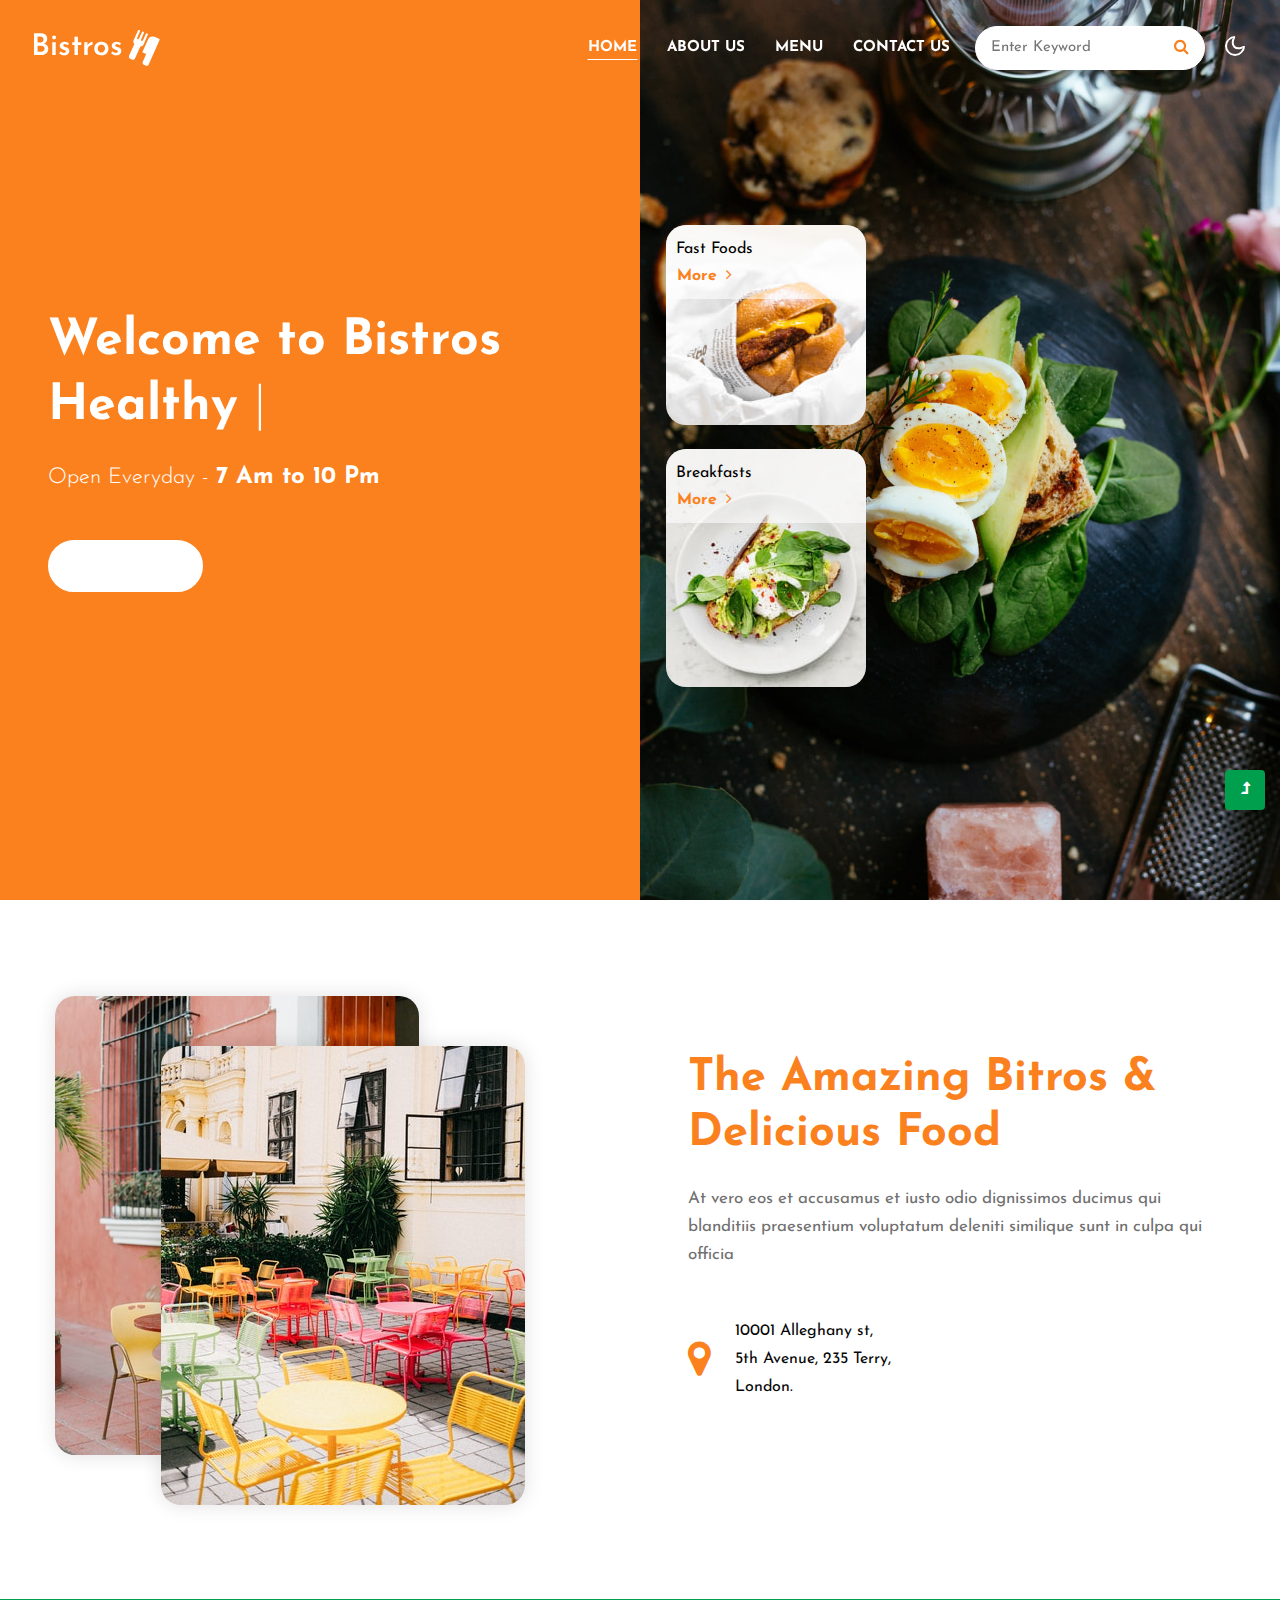
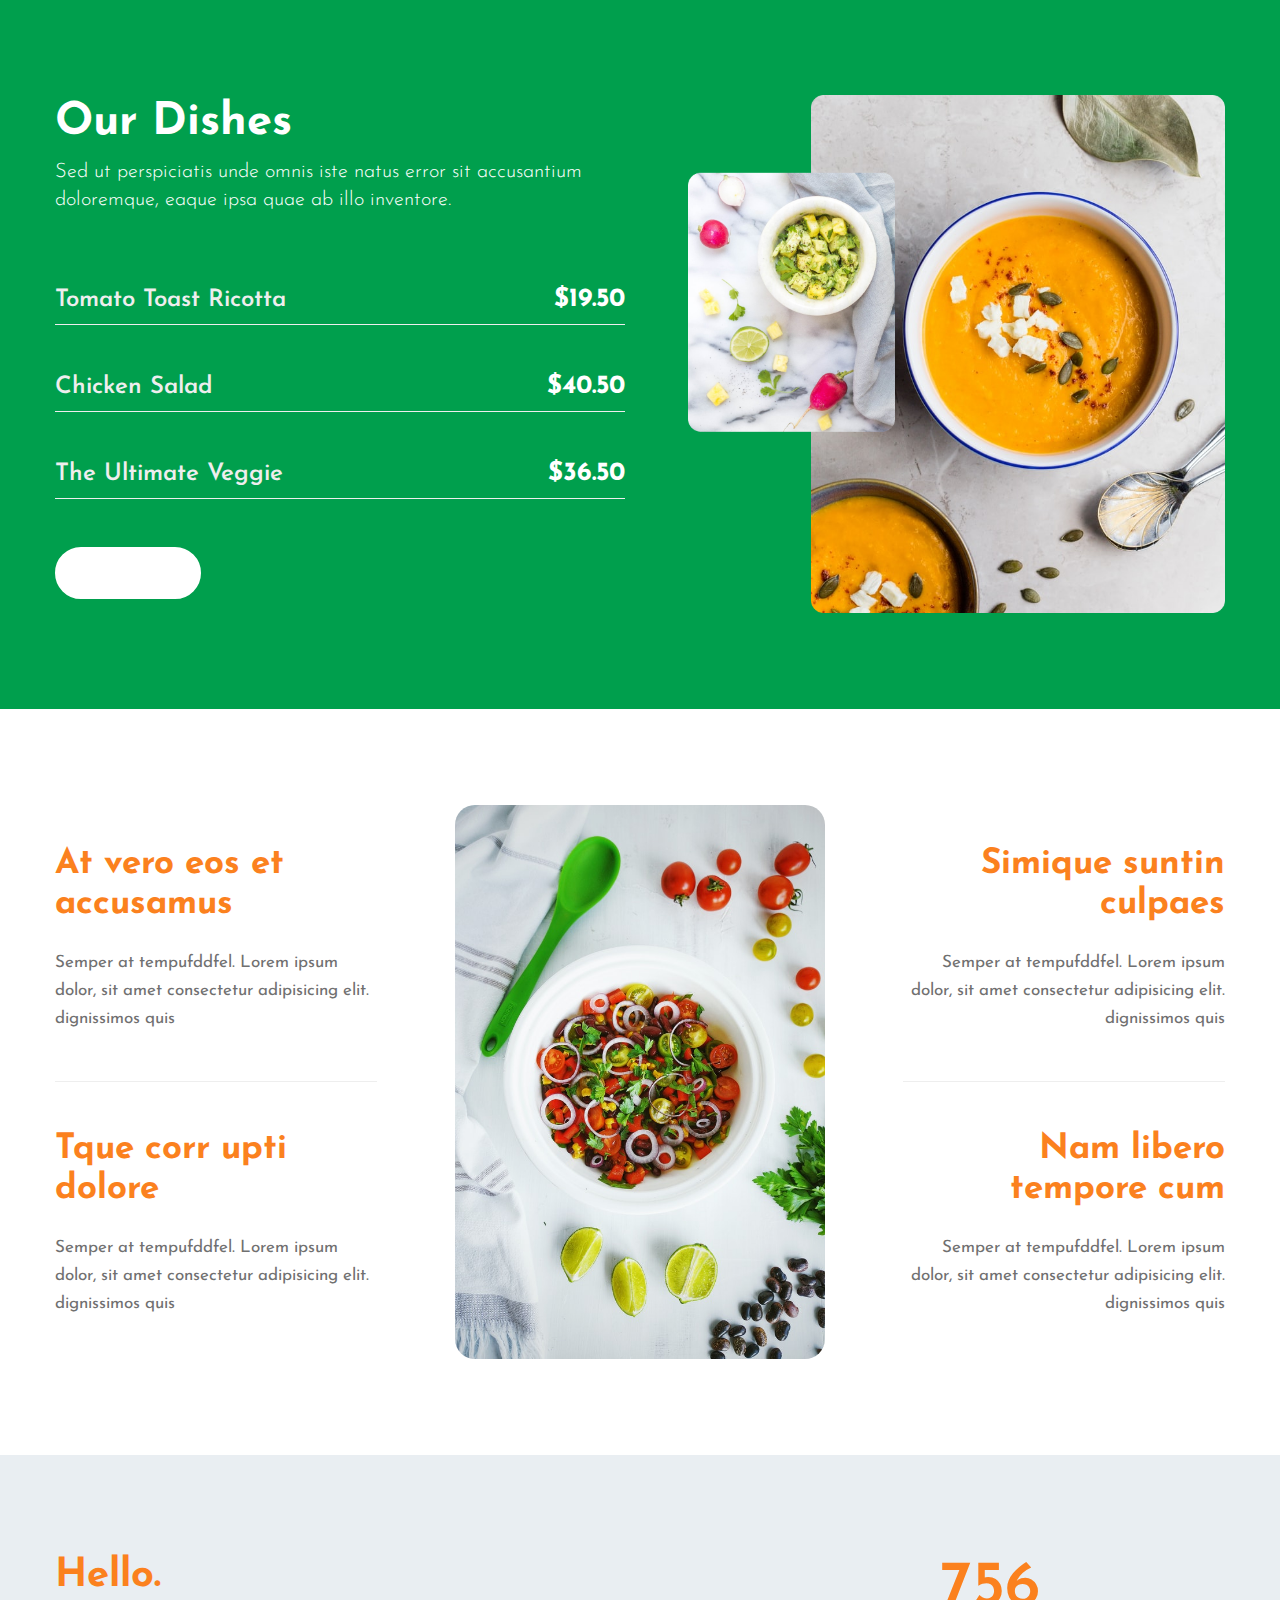
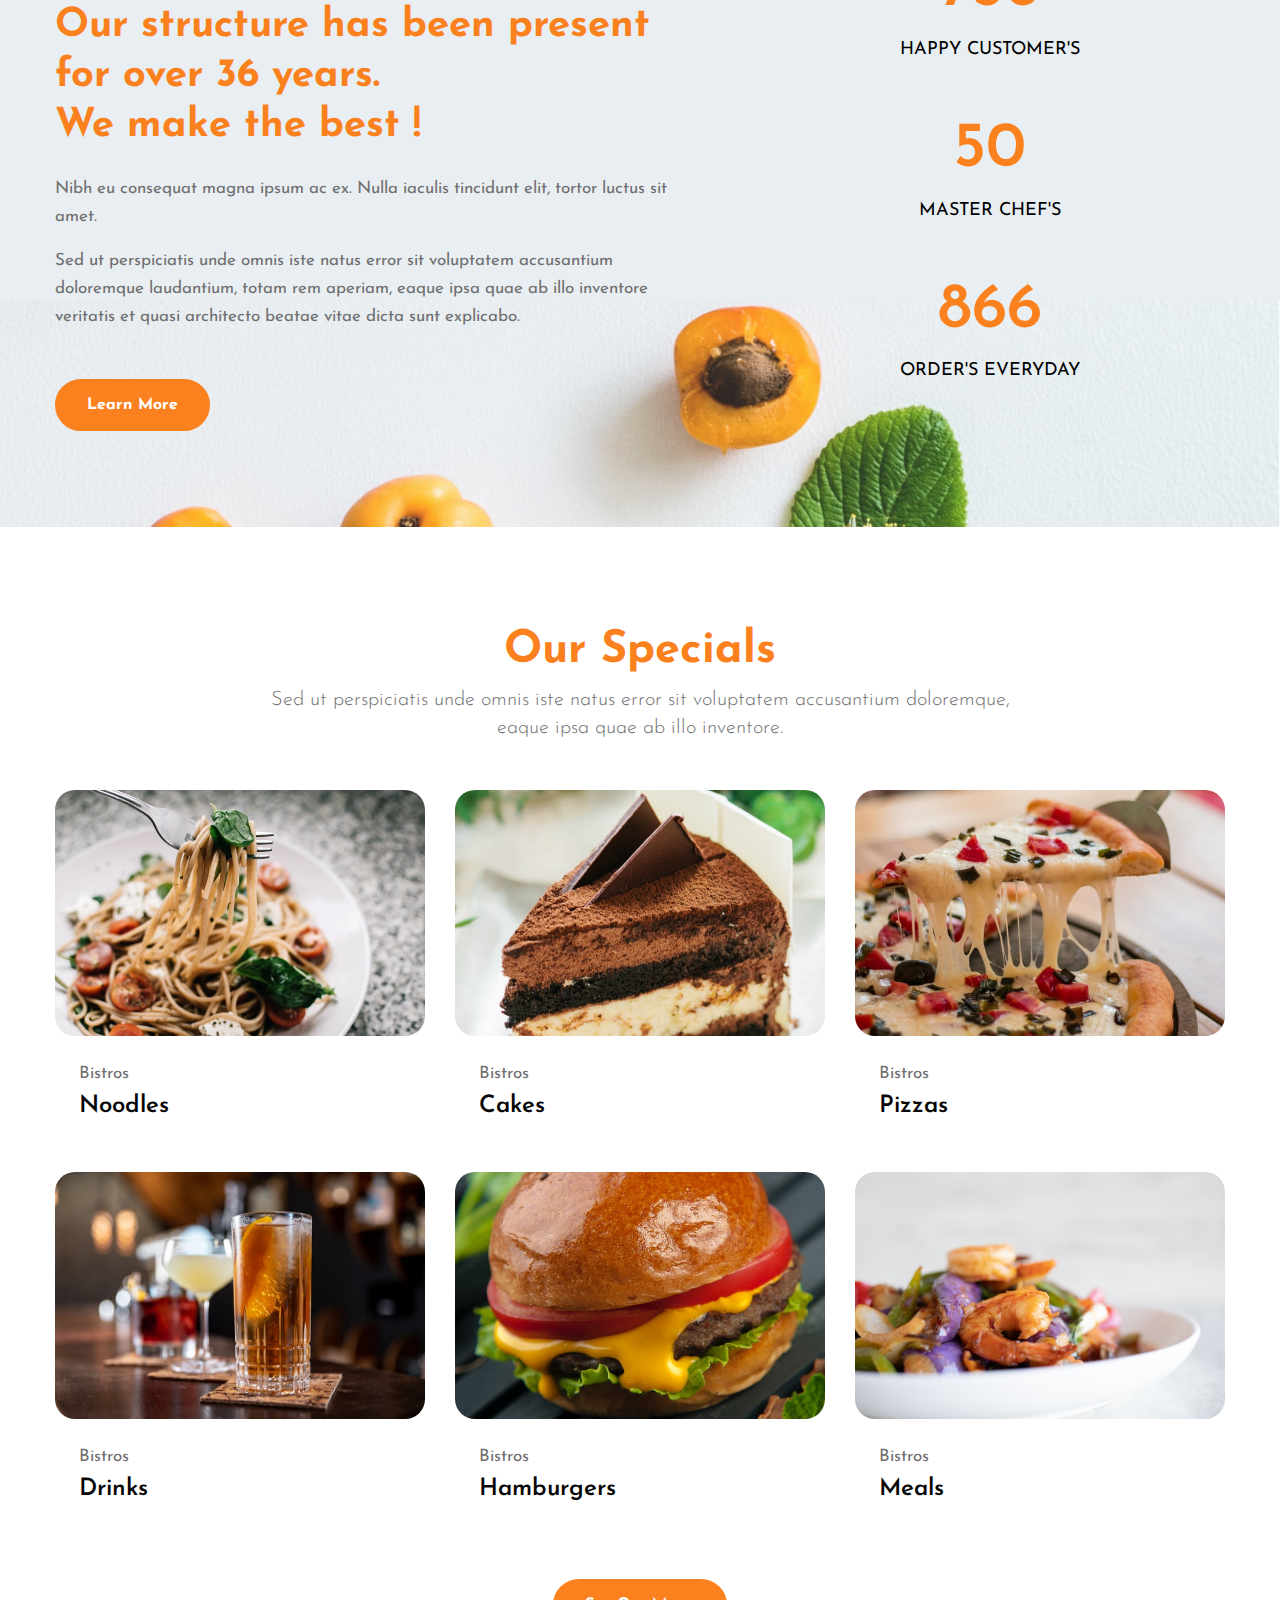
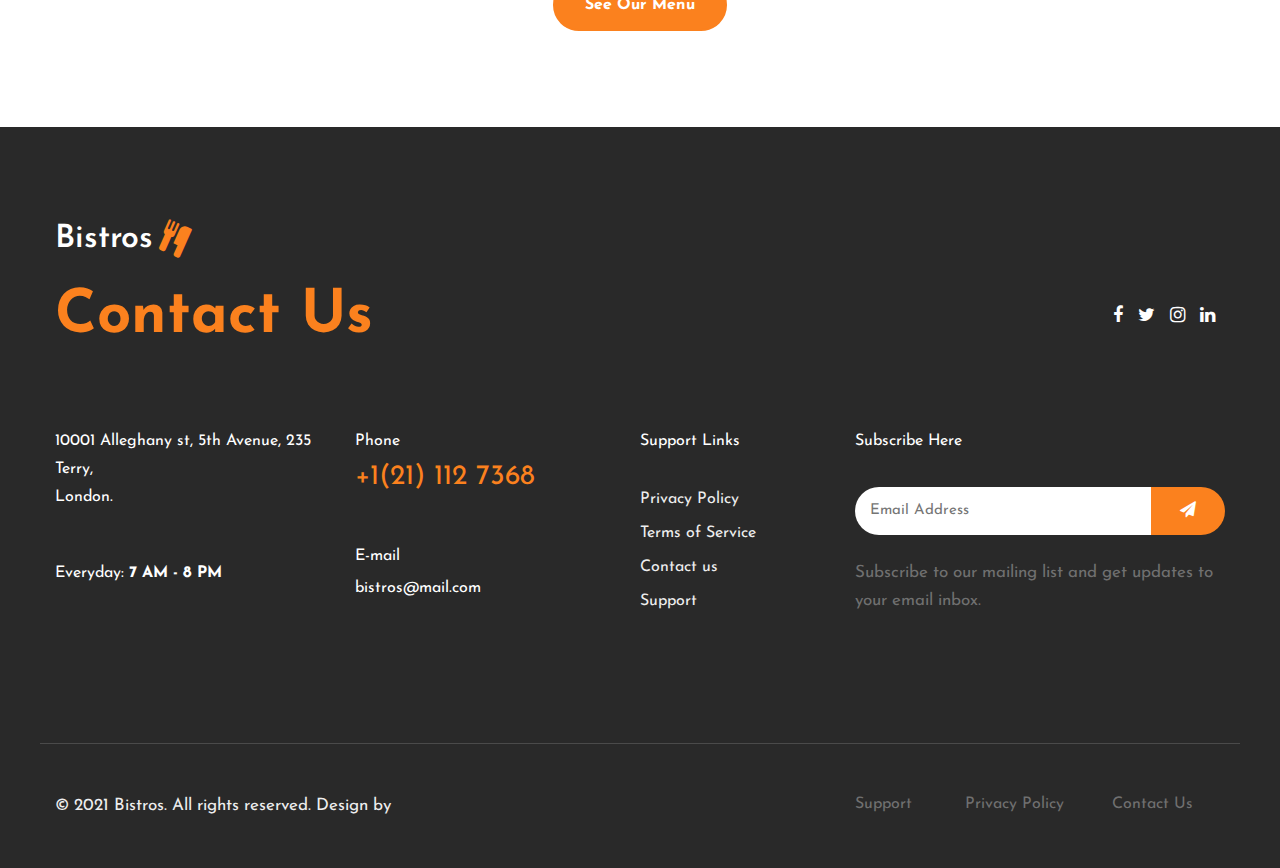
<file: index.html>
<!doctype html>
<html lang="en">

<head>
    <!-- Required meta tags -->
    <meta charset="utf-8">
    <meta name="viewport" content="width=device-width, initial-scale=1, shrink-to-fit=no">
    <meta name="Keyword" content="Restaurants, Bistros, nice food, ">
    <meta name="discription" content="teh best food Restaurant in italy">
    <title>Burger - Restaurants Category Responsive Website Template - Home :   </title>
    <!-- google-fonts -->
    <link href="//fonts.googleapis.com/css2?family=Josefin+Sans:wght@100;200;300;400;500;600;700&display=swap"
        rel="stylesheet">
    <!-- //google-fonts -->
    <!-- Template CSS Style link -->
    <link rel="stylesheet" href="assets/css/style-starter.css">
</head>

<body>
    <!--header-->
    <header id="site-header" class="fixed-top">
        <div class="container-fluid">
            <nav class="navbar navbar-expand-lg stroke">
                <h1>
                    <a class="navbar-brand d-flex align-items-center" href="index.html">
                        Bistros <i class="fa fa-cutlery ml-2" aria-hidden="true"></i></a>
                </h1>
                <!-- if logo is image enable this   
    <a class="navbar-brand" href="#index.html">
        <img src="image-path" alt="Your logo" title="Your logo" style="height:35px;" />
    </a> -->
                <button class="navbar-toggler  collapsed bg-gradient" type="button" data-toggle="collapse"
                    data-target="#navbarTogglerDemo02" aria-controls="navbarTogglerDemo02" aria-expanded="false"
                    aria-label="Toggle navigation">
                    <span class="navbar-toggler-icon fa icon-expand fa-bars"></span>
                    <span class="navbar-toggler-icon fa icon-close fa-times"></span>
                </button>

                <div class="collapse navbar-collapse" id="navbarTogglerDemo02">
                    <ul class="navbar-nav ml-lg-auto">
                        <li class="nav-item active">
                            <a class="nav-link" href="index.html">Home <span class="sr-only">(current)</span></a>
                        </li>
                        <li class="nav-item">
                            <a class="nav-link" href="about.html#about">About Us</a>
                        </li>
                        <li class="nav-item">
                            <a class="nav-link" href="menu.html#menu">Menu</a>
                        </li>
                        <li class="nav-item">
                            <a class="nav-link" href="contactus.html#contact">Contact Us</a>
                        </li>
                        <!-- search button -->
                        <div class="search-right">
                            <form action="#search" method="GET" class="search-box position-relative">
                                <div class="input-search">
                                    <input type="search" placeholder="Enter Keyword" name="search" required="required"
                                        autofocus="" class="search-popup">
                                </div>
                                <button type="submit" class="btn search-btn"><i class="fa fa-search"
                                        aria-hidden="true"></i></button>
                            </form>
                        </div>
                        <!-- //search button -->
                    </ul>
                </div>
                <!-- toggle switch for light and dark theme -->
                <div class="cont-ser-position">
                    <nav class="navigation">
                        <div class="theme-switch-wrapper">
                            <label class="theme-switch" for="checkbox">
                                <input type="checkbox" id="checkbox">
                                <div class="mode-container">
                                    <i class="gg-sun"></i>
                                    <i class="gg-moon"></i>
                                </div>
                            </label>
                        </div>
                    </nav>
                </div>
                <!-- //toggle switch for light and dark theme -->
            </nav>
        </div>
    </header>
    <!--//header-->

    <!-- banner section -->
    <section class="w3l-banner">
        <div class="container-fluid">
            <div class="row">
                <div class="col-md-6 banner-left d-flex align-items-center pl-lg-5">
                    <div>
                        <h3 class="text-white mb-4">Welcome to Bistros <br>
                            Healthy <span class="type-js"><span class="text-js">Fresh Meals!</span></span></h3>
                        <p class="banner-text text-white">Open Everyday - <span>7 Am to 10 Pm</span>
                        </p>
                        <a class="btn btn-style-white btn-style-border mt-5" href="about.html">Learn More</a>
                    </div>
                </div>
                <div class="col-md-6 banner-right">
                    <div class="small-images">
                        <div class="ban-grid position-relative">
                            <img src="assets/images/ban4.jpg" class="img-responsive" alt="" />
                            <div class="img-ban-sec">
                                <h5>Fast Foods</h5>
                                <a href="menu.html" class="btn p-0">More <i class="fa fa-angle-right ml-1"
                                        aria-hidden="true"></i></a>
                            </div>
                        </div>
                        <div class="ban-grid position-relative mt-4">
                            <img src="assets/images/ban2.jpg" class="img-responsive" alt="" />
                            <div class="img-ban-sec">
                                <h5>Breakfasts</h5>
                                <a href="menu.html" class="btn p-0">More <i class="fa fa-angle-right ml-1"
                                        aria-hidden="true"></i></a>
                            </div>
                        </div>
                    </div>
                </div>
            </div>
        </div>
    </section>
    <!-- //banner section -->

    <!-- about section -->
    <section class="w3l-about-2 py-5" >
        <div class="container py-md-5 py-4">
            <div class="row justify-content-between align-items-center pb-lg-5">
                <div class="col-lg-6 about-2-secs-right mb-lg-0 mb-5">
                    <div class="image-box inverse position-relative">
                        <div class="image-box__static">
                            <img src="assets/images/about2.jpg" alt="" width="364" height="459">
                        </div>
                        <div class="image-box__float">
                            <img src="assets/images/about1.jpg" alt="" width="364" height="459">
                        </div>
                    </div>
                </div>
                <div class="col-lg-6 about-2-secs-left pl-lg-5 mt-lg-0 mt-5">
                    <h3 class="title-style mb-3">The Amazing Bitros & <br>Delicious Food</h3>
                    <p class="mt-4">At vero eos et accusamus et iusto odio dignissimos ducimus qui blanditiis
                        praesentium voluptatum
                        deleniti similique sunt in culpa qui officia</p>
                    <div class="address-sec d-flex align-items-center mt-5">
                        <i class="fa fa-map-marker mr-4" aria-hidden="true"></i>
                        <h6>10001 Alleghany st, <br>5th Avenue, 235 Terry, <br>London.</h6>
                    </div>
                </div>
            </div>
        </div>
    </section>
    <!-- //about section -->

    <!-- dishes section -->
    <section class="w3l-recipes py-5" >
        <div class="container py-md-5 py-4">
            <div class="row">
                <div class="col-lg-6 recipe-left mb-md-0 mb-5">
                    <div class="section-heading mb-sm-5 mb-4">
                        <h3 class="title-style mb-2 text-white">Our Dishes</h3>
                        <p class="lead text-white">
                            Sed ut perspiciatis unde omnis iste natus error sit accusantium doloremque,
                            eaque ipsa quae ab illo inventore.
                        </p>
                    </div>
                    <div class="menu-sec mt-5 pt-md-4">
                        <div class="row border-dot no-gutters">
                            <div class="col-8 menu-item-name-home">
                                <h6>Tomato Toast Ricotta</h6>
                            </div>
                            <div class="col-4 menu-item-price-home text-right">
                                <h6>$19.50</h6>
                            </div>
                        </div>
                    </div>
                    <div class="menu-sec mt-sm-5 mt-4">
                        <div class="row border-dot no-gutters">
                            <div class="col-8 menu-item-name-home">
                                <h6>Chicken Salad</h6>
                            </div>
                            <div class="col-4 menu-item-price-home text-right">
                                <h6>$40.50</h6>
                            </div>
                        </div>
                    </div>
                    <div class="menu-sec mt-sm-5 mt-4">
                        <div class="row border-dot no-gutters">
                            <div class="col-8 menu-item-name-home">
                                <h6>The Ultimate Veggie </h6>
                            </div>
                            <div class="col-4 menu-item-price-home text-right">
                                <h6>$36.50</h6>
                            </div>
                        </div>
                    </div>
                    <a class="btn btn-style-white btn-style-border mt-5" href="about.html">View More</a>
                </div>
                <div class="col-lg-6 recipe-right pl-5">
                    <img src="assets/images/image1.png" alt="" class="img-fluid img-responsive" />
                </div>
            </div>
        </div>
    </section>
    <!-- //dishes section -->

    <!-- grids section -->
    <section class="w3l-homeblock7 py-5">
        <div class="container py-lg-5 py-md-3">
            <div class="row align-items-center">
                <div class="col-lg-4">
                    <div class="pr-5">
                        <h3 class="title-big">At vero eos et accusamus</h3>
                        <p class="mt-4">Semper at tempufddfel. Lorem ipsum dolor, sit amet consectetur adipisicing elit.
                            dignissimos quis</p>
                    </div>
                    <div class="pr-5 mt-lg-5 mt-4 sec-bor">
                        <h3 class="title-big pt-lg-5 pt-4">Tque corr upti dolore</h3>
                        <p class="mt-4">Semper at tempufddfel. Lorem ipsum dolor, sit amet consectetur adipisicing elit.
                            dignissimos quis</p>
                    </div>
                </div>
                <div class="col-lg-4 col-md-6 col-8 image-styling-sec mt-lg-0 mt-5">
                    <img src="assets/images/image2.jpg" alt="" class="img-fluid">
                </div>
                <div class="col-lg-4 col-md-6 mt-lg-0 mt-5 text-lg-right">
                    <div class="pl-lg-5">
                        <h3 class="title-big">Simique suntin culpaes</h3>
                        <p class="mt-4">Semper at tempufddfel. Lorem ipsum dolor, sit amet consectetur adipisicing elit.
                            dignissimos quis</p>
                    </div>
                    <div class="pl-lg-5 mt-lg-5 mt-4 sec-bor">
                        <h3 class="title-big pt-lg-5 pt-4">Nam libero tempore cum</h3>
                        <p class="mt-4">Semper at tempufddfel. Lorem ipsum dolor, sit amet consectetur adipisicing elit.
                            dignissimos quis</p>
                    </div>
                </div>
            </div>
        </div>
    </section>
    <!-- //grids section -->

    <!-- stats section -->
    <section class="w3-bottom-stats py-5">
        <div class="container py-md-5 py-4">
            <div class="row">
                <div class="col-md-7 pr-lg-5">
                    <h5 class="text-new mb-4">Hello. <br>Our structure has been present for over 36 years. <br>We
                        make
                        the best !
                    </h5>
                    <p class="mb-3">Nibh eu consequat magna ipsum ac ex. Nulla iaculis
                        tincidunt elit, tortor luctus sit amet.
                    </p>
                    <p>Sed ut perspiciatis unde omnis iste natus error sit voluptatem accusantium doloremque
                        laudantium, totam rem aperiam, eaque ipsa quae ab illo inventore veritatis et quasi
                        architecto beatae vitae dicta sunt explicabo.</p>
                    <a href="about.html" class="btn btn-style-white btn-style-primary mt-lg-5 mt-4">Learn More</a>
                </div>
                <div class="col-md-5 mt-md-0 mt-5">
                    <div class="counter text-center">
                        <div class="timer count-title count-number" data-to="6370" data-speed="1500"></div>
                        <p class="count-text mt-2">happy customer's</p>
                    </div>
                    <div class="counter text-center mt-5">
                        <div class="timer count-title count-number" data-to="421" data-speed="1500"></div>
                        <p class="count-text mt-2">master chef's</p>
                    </div>
                    <div class="counter text-center mt-5">
                        <div class="timer count-title count-number" data-to="7300" data-speed="1500"></div>
                        <p class="count-text mt-2">Order's Everyday</p>
                    </div>
                </div>
            </div>
        </div>
    </section>
    <!-- //stats section -->

    <!-- specials section -->
    <section class="w3l-portfolio-8 py-5">
        <div class="portfolio-main py-md-5 py-4">
            <div class="container">
                <div class="row justify-content-center text-center">
                    <div class="col-md-8">
                        <div class="section-heading mb-sm-5 mb-4">
                            <h3 class="title-style mb-2">Our Specials</h3>
                            <p class="lead">
                                Sed ut perspiciatis unde omnis iste natus error sit voluptatem accusantium doloremque,
                                eaque ipsa quae ab illo inventore.
                            </p>
                        </div>
                    </div>
                </div>
                <div class="row galler-top">
                    <div class="col-md-4 col-sm-6 protfolio-item hover14">
                        <a href="menu.html#mnnodle" data-lightbox="example-set" data-title="Branding Design">
                            <figure>
                                <img src="assets/images/g1.jpg" alt="product" class="img-fluid">
                                <div class="p-4">
                                    <p>Bistros</p>
                                    <a href="menu.html#mnnodle" class="mb-5 img-title">Noodles</a>
                                </div>
                            </figure>
                        </a>
                    </div>
                    <div class="col-md-4 col-sm-6 protfolio-item hover14 mt-sm-0 mt-4">
                        <a href="menu.html#mncake" data-lightbox="example-set" data-title="Gradient Website Development">
                            <figure>
                                <img src="assets/images/g2.jpg" alt="product" class="img-fluid">
                                <div class="p-4">
                                    <p>Bistros</p>
                                    <a href="menu.html#mncake" class="mb-5 img-title">Cakes</a>
                                </div>
                            </figure>
                        </a>
                    </div>
                    <div class="col-md-4 col-sm-6 protfolio-item hover14 mt-md-0 mt-4">
                        <a href="menu.html#mnpizza" data-lightbox="example-set" data-title="Design and Development">
                            <figure>
                                <img src="assets/images/g3.jpg" alt="product" class="img-fluid">
                                <div class="p-4">
                                    <p>Bistros</p>
                                    <a href="menu.html#mnpizza" class="mb-5 img-title">Pizzas</a>
                                </div>
                            </figure>
                        </a>
                    </div>
                    <div class="col-md-4 col-sm-6 protfolio-item hover14 mt-4">
                        <a href="menu.html#mndrink" data-lightbox="example-set" data-title="Magazine Content Writing">
                            <figure>
                                <img src="assets/images/g4.jpg" alt="product" class="img-fluid">
                                <div class="p-4">
                                    <p>Bistros</p>
                                    <a href="menu.html#mndrink" class="mb-5 img-title">Drinks</a>
                                </div>
                            </figure>
                        </a>
                    </div>
                    <div class="col-md-4 col-sm-6 protfolio-item hover14 mt-4">
                        <a href="menu.html#mnburger" data-lightbox="example-set" data-title="Magazine Content Writing">
                            <figure>
                                <img src="assets/images/g5.jpg" alt="product" class="img-fluid">
                                <div class="p-4">
                                    <p>Bistros</p>
                                    <a href="menu.html#mnburger" class="mb-5 img-title">Hamburgers</a>
                                </div>
                            </figure>
                        </a>
                    </div>
                    <div class="col-md-4 col-sm-6 protfolio-item hover14 mt-4">
                        <a href="menu.html#mnmeal" data-lightbox="example-set" data-title="Magazine Content Writing">
                            <figure>
                                <img src="assets/images/g6.jpg" alt="product" class="img-fluid">
                                <div class="p-4">
                                    <p>Bistros</p>
                                    <a href="menu.html#mnmeal" class="mb-5 img-title">Meals</a>
                                </div>
                            </figure>
                        </a>
                    </div>
                </div>
                <div class="text-center">
                    <a href="menu.html" class="btn btn-style-white btn-style-primary mt-lg-5 mt-2">See Our Menu</a>
                </div>
            </div>
        </div>
    </section>
    <!-- //specials section -->

    <!-- footer -->
    <footer class="w3l-footer-29-main"  >
        <div class="footer-29-w3l py-5">
            <div class="container pt-md-5 pt-4">
                <div class="w3l-footer-texthny-inf">
                    <h2>
                        <a class="d-flex align-items-center logo-2" href="index.html">
                            Bistros <i class="fa fa-cutlery ml-2" aria-hidden="true"></i></a>
                    </h2>
                    <div class="footer-list-cont d-flex align-items-center justify-content-between mt-md-5 mt-4 mb-5">
                        <h6 class="foot-sub-title">Contact Us</h6>

                        <div class="main-social-footer-29">
                            <a href="#facebook" class="facebook"><span class="fa fa-facebook"></span></a>
                            <a href="#twitter" class="twitter"><span class="fa fa-twitter"></span></a>
                            <a href="#instagram" class="instagram"><span class="fa fa-instagram"></span></a>
                            <a href="#linkedin" class="linkedin"><span class="fa fa-linkedin"></span></a>
                        </div>
                    </div>
                </div>
                <div class="row footer-top-29 mt-lg-5 mt-md-4 pt-md-5">
                    <div class="col-lg-3 col-sm-6">
                        <div class="address-grid">
                            <h5>10001 Alleghany st, 5th Avenue, 235 Terry, <br> London.</h5>
                            <h5 class="mt-sm-5 mt-4">Everyday: <span> 7 AM - 8 PM</span></h5>
                        </div>
                    </div>
                    <div class="col-lg-3 col-sm-6 mt-sm-0 mt-4">
                        <div class="address-grid">
                            <h5>Phone</h5>
                            <h5 class="phone-number-text mt-2"><a href="tel:+1(21) 234 4567">+1(21) 112 7368</a></h5>
                        </div>
                        <div class="address-grid mt-sm-5 mt-4">
                            <h5>E-mail</h5>
                            <h5 class="email-cont-text mt-1"> <a href="mailto:bistros@mail.com"
                                    class="mail">bistros@mail.com</a></h5>
                        </div>
                    </div>
                    <div class="col-lg-2 col-md-6 col-sm-5 footer-list-menu pl-lg-0 mt-lg-0 mt-sm-5 mt-4">
                        <div class="address-grid">
                            <h5 class="mb-4 pb-lg-2">Support Links</h5>
                            <ul>
                                <li><a href="#privacy">Privacy Policy</a></li>
                                <li><a href="#terms"> Terms of Service</a></li>
                                <li><a href="contact.html">Contact us</a></li>
                                <li><a href="#support"> Support</a></li>
                            </ul>
                        </div>
                    </div>
                    <div class="address-grid col-lg-4 col-md-6 col-sm-7 mt-lg-0 mt-sm-5 mt-4 w3l-footer-16-main">
                        <h5>Subscribe Here</h5>
                        <form action="#" class="subscribe d-flex mt-4 pt-lg-2 mb-4" method="post">
                            <input type="email" name="email" placeholder="Email Address" required="">
                            <button><span class="fa fa-paper-plane" aria-hidden="true"></span></button>
                        </form>
                        <p>Subscribe to our mailing list and get updates to your email inbox.</p>
                    </div>
                </div>
                <!-- copyright -->
                <div class="w3l-copyright mt-lg-5 mt-sm-4 pt-md-4 pt-3">
                    <div class="row bottom-copies pt-md-5 pt-4 mt-md-5 mt-4">
                        <p class="col-lg-8 copy-footer-29">© 2021 Bistros. All rights reserved. Design by <a
                                href="https://  .com/" target="_blank">
                                  </a></p>

                        <div class="col-lg-4 footer-list-29 mt-lg-0 mt-md-4 mt-2">
                            <ul class="d-flex text-lg-right">
                                <li><a href="#support"> Support</a></li>
                                <li class="mx-lg-5 mx-md-4 mx-3"><a href="#privacy">Privacy Policy</a>
                                </li>
                                <li><a href="contact.html">Contact Us</a></li>
                            </ul>
                        </div>
                    </div>
                </div>
            </div>
        </div>
    </footer>
    <!-- //footer -->

    <!-- Js scripts -->
    <!-- move top -->
    <button onclick="topFunction()" id="movetop" title="Go to top">
        <span class="fa fa-level-up" aria-hidden="true"></span>
    </button>
    <script>
        // When the user scrolls down 20px from the top of the document, show the button
        window.onscroll = function () {
            scrollFunction()
        };

        function scrollFunction() {
            if (document.body.scrollTop > 20 || document.documentElement.scrollTop > 20) {
                document.getElementById("movetop").style.display = "block";
            } else {
                document.getElementById("movetop").style.display = "none";
            }
        }

        // When the user clicks on the button, scroll to the top of the document
        function topFunction() {
            document.body.scrollTop = 0;
            document.documentElement.scrollTop = 0;
        }
    </script>
    <!-- //move top -->

    <!-- common jquery plugin -->
    <script src="assets/js/jquery-3.3.1.min.js"></script>
    <!-- //common jquery plugin -->

    <!-- counter for stats -->
    <script src="assets/js/counter.js"></script>
    <!-- //counter for stats -->

    <!-- theme switch js (light and dark)-->
    <script src="assets/js/theme-change.js"></script>
    <script>
        function autoType(elementClass, typingSpeed) {
            var thhis = $(elementClass);
            thhis.css({
                "position": "relative",
                "display": "inline-block"
            });
            thhis.prepend('<div class="cursor" style="right: initial; left:0;"></div>');
            thhis = thhis.find(".text-js");
            var text = thhis.text().trim().split('');
            var amntOfChars = text.length;
            var newString = "";
            thhis.text("|");
            setTimeout(function () {
                thhis.css("opacity", 1);
                thhis.prev().removeAttr("style");
                thhis.text("");
                for (var i = 0; i < amntOfChars; i++) {
                    (function (i, char) {
                        setTimeout(function () {
                            newString += char;
                            thhis.text(newString);
                        }, i * typingSpeed);
                    })(i + 1, text[i]);
                }
            }, 1500);
        }

        $(document).ready(function () {
            // Now to start autoTyping just call the autoType function with the 
            // class of outer div
            // The second paramter is the speed between each letter is typed.   
            autoType(".type-js", 200);
        });
    </script>
    <!-- //theme switch js (light and dark)-->

    <!-- MENU-JS -->
    <script>
        $(window).on("scroll", function () {
            var scroll = $(window).scrollTop();

            if (scroll >= 80) {
                $("#site-header").addClass("nav-fixed");
            } else {
                $("#site-header").removeClass("nav-fixed");
            }
        });

        //Main navigation Active Class Add Remove
        $(".navbar-toggler").on("click", function () {
            $("header").toggleClass("active");
        });
        $(document).on("ready", function () {
            if ($(window).width() > 991) {
                $("header").removeClass("active");
            }
            $(window).on("resize", function () {
                if ($(window).width() > 991) {
                    $("header").removeClass("active");
                }
            });
        });
    </script>
    <!-- //MENU-JS -->

    <!-- disable body scroll which navbar is in active -->
    <script>
        $(function () {
            $('.navbar-toggler').click(function () {
                $('body').toggleClass('noscroll');
            })
        });
    </script>
    <!-- //disable body scroll which navbar is in active -->

    <!--bootstrap-->
    <script src="assets/js/bootstrap.min.js"></script>
    <!-- //bootstrap-->
    <!-- //Js scripts -->
</body>

</html>
</file>
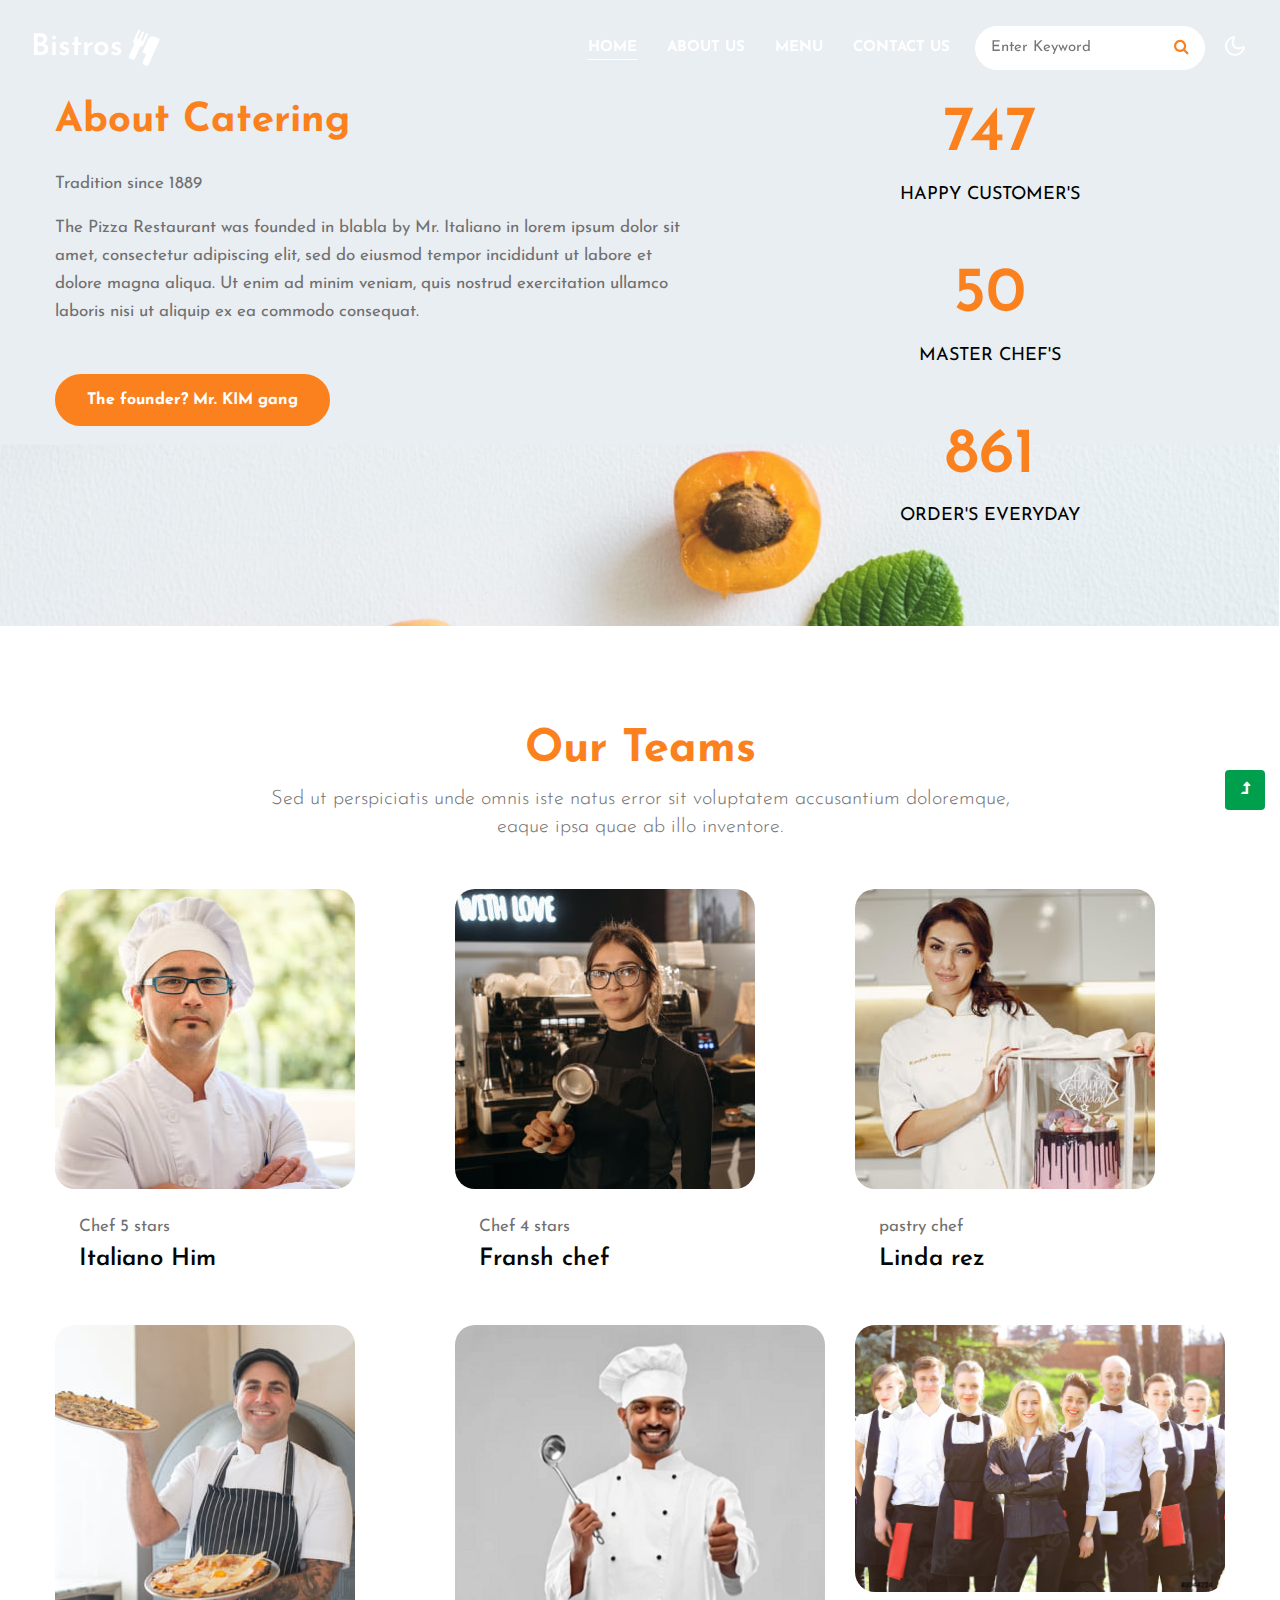
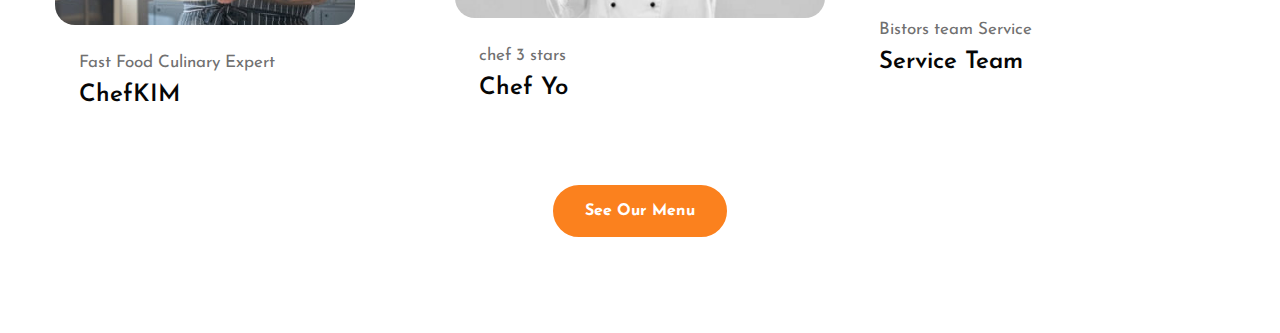
<file: about.html>
<!doctype html>
<html lang="en">

<head>
    <!-- Required meta tags -->
    <meta charset="utf-8">
    <meta name="viewport" content="width=device-width, initial-scale=1, shrink-to-fit=no">
    <title>Burger - Restaurants Category Responsive Website Template - Home :   </title>
    <!-- google-fonts -->
    <link href="//fonts.googleapis.com/css2?family=Josefin+Sans:wght@100;200;300;400;500;600;700&display=swap"
        rel="stylesheet">
    <!-- //google-fonts -->
    <!-- Template CSS Style link -->
    <link rel="stylesheet" href="assets/css/style-starter.css">
</head>

<body>
    <!--header-->
    <header id="site-header" class="fixed-top">
        <div class="container-fluid">
            <nav class="navbar navbar-expand-lg stroke">
                <h1>
                    <a class="navbar-brand d-flex align-items-center" href="index.html">
                        Bistros <i class="fa fa-cutlery ml-2" aria-hidden="true"></i></a>
                </h1>
                <!-- if logo is image enable this   
    <a class="navbar-brand" href="#index.html">
        <img src="image-path" alt="Your logo" title="Your logo" style="height:35px;" />
    </a> -->
                <button class="navbar-toggler  collapsed bg-gradient" type="button" data-toggle="collapse"
                    data-target="#navbarTogglerDemo02" aria-controls="navbarTogglerDemo02" aria-expanded="false"
                    aria-label="Toggle navigation">
                    <span class="navbar-toggler-icon fa icon-expand fa-bars"></span>
                    <span class="navbar-toggler-icon fa icon-close fa-times"></span>
                </button>

                <div class="collapse navbar-collapse" id="navbarTogglerDemo02">
                    <ul class="navbar-nav ml-lg-auto">
                        <li class="nav-item active">
                            <a class="nav-link" href="index.html">Home <span class="sr-only">(current)</span></a>
                        </li>
                        <li class="nav-item">
                            <a class="nav-link" href="index.html#about">About Us</a>
                        </li>
                        <li class="nav-item">
                            <a class="nav-link" href="index.html">Menu</a>
                        </li>
                        <li class="nav-item">
                            <a class="nav-link" href="contactus.html">Contact Us</a>
                        </li>
                        <!-- search button -->
                        <div class="search-right">
                            <form action="#search" method="GET" class="search-box position-relative">
                                <div class="input-search">
                                    <input type="search" placeholder="Enter Keyword" name="search" required="required"
                                        autofocus="" class="search-popup">
                                </div>
                                <button type="submit" class="btn search-btn"><i class="fa fa-search"
                                        aria-hidden="true"></i></button>
                            </form>
                        </div>
                        <!-- //search button -->
                    </ul>
                </div>
                <!-- toggle switch for light and dark theme -->
                <div class="cont-ser-position">
                    <nav class="navigation">
                        <div class="theme-switch-wrapper">
                            <label class="theme-switch" for="checkbox">
                                <input type="checkbox" id="checkbox">
                                <div class="mode-container">
                                    <i class="gg-sun"></i>
                                    <i class="gg-moon"></i>
                                </div>
                            </label>
                        </div>
                    </nav>
                </div>
                <!-- //toggle switch for light and dark theme -->
            </nav>
        </div>
    </header>
    <!--//header-->
    <!-- stats section -->
    <section class="w3-bottom-stats py-5">
        <div class="container py-md-5 py-4">
            <div class="row">
                <div class="col-md-7 pr-lg-5">
                    <h5 class="text-new mb-4">About Catering </h5>
                    <p class="mb-3">Tradition since 1889
                    </p>
                    <p>The Pizza Restaurant was founded in blabla by Mr. 
                        Italiano in lorem ipsum dolor sit amet, 
                        consectetur adipiscing elit, sed do eiusmod tempor
                         incididunt ut labore et dolore magna aliqua. Ut enim
                          ad minim veniam, quis nostrud exercitation ullamco laboris
                           nisi ut aliquip ex ea commodo consequat.

                    </p>
                    <a href="about.html" class="btn btn-style-white btn-style-primary mt-lg-5 mt-4">The founder? Mr. KIM gang</a>
                </div>
                <div class="col-md-5 mt-md-0 mt-5">
                    <div class="counter text-center">
                        <div class="timer count-title count-number" data-to="6370" data-speed="1500"></div>
                        <p class="count-text mt-2">happy customer's</p>
                    </div>
                    <div class="counter text-center mt-5">
                        <div class="timer count-title count-number" data-to="421" data-speed="1500"></div>
                        <p class="count-text mt-2">master chef's</p>
                    </div>
                    <div class="counter text-center mt-5">
                        <div class="timer count-title count-number" data-to="7300" data-speed="1500"></div>
                        <p class="count-text mt-2">Order's Everyday</p>
                    </div>
                </div>
            </div>
        </div>
    </section>
    <!-- //stats section -->
    <section class="w3l-portfolio-8 py-5">
        <div class="portfolio-main py-md-5 py-4">
            <div class="container">
                <div class="row justify-content-center text-center">
                    <div class="col-md-8">
                        <div class="section-heading mb-sm-5 mb-4">
                            <h3 class="title-style mb-2">Our Teams</h3>
                            <p class="lead">
                                Sed ut perspiciatis unde omnis iste natus error sit voluptatem accusantium doloremque,
                                eaque ipsa quae ab illo inventore.
                            </p>
                        </div>
                    </div>
                </div>
                <div class="row galler-top">
                    <div class="col-md-4 col-sm-6 protfolio-item hover14">
                        <a href="menu.html" data-lightbox="example-set" data-title="Branding Design">
                            <figure>
                                <img src="assets/images/team1.jpg" alt="product" class="img-fluid">
                                <div class="p-4">
                                    <p>Chef 5 stars</p>
                                    <a href="menu.html" class="mb-5 img-title">Italiano Him</a>
                                </div>
                            </figure>
                        </a>
                    </div>
                    <div class="col-md-4 col-sm-6 protfolio-item hover14 mt-sm-0 mt-4">
                        <a href="menu.html" data-lightbox="example-set" data-title="Gradient Website Development">
                            <figure>
                                <img src="assets/images/team2.jpg" alt="product" class="img-fluid">
                                <div class="p-4">
                                    <p>Chef 4 stars</p>
                                    <a href="menu.html" class="mb-5 img-title">Fransh chef</a>
                                </div>
                            </figure>
                        </a>
                    </div>
                    <div class="col-md-4 col-sm-6 protfolio-item hover14 mt-md-0 mt-4">
                        <a href="menu.html" data-lightbox="example-set" data-title="Design and Development">
                            <figure>
                                <img src="assets/images/team3.jpg" alt="product" class="img-fluid">
                                <div class="p-4">
                                    <p>pastry chef</p>
                                    <a href="menu.html" class="mb-5 img-title">Linda rez</a>
                                </div>
                            </figure>
                        </a>
                    </div>
                    <div class="col-md-4 col-sm-6 protfolio-item hover14 mt-4">
                        <a href="menu.html" data-lightbox="example-set" data-title="Magazine Content Writing">
                            <figure>
                                <img src="assets/images/team4.jpg" alt="product" class="img-fluid">
                                <div class="p-4">
                                    <p>Fast Food Culinary Expert </p>
                                    <a href="menu.html" class="mb-5 img-title">ChefKIM</a>
                                </div>
                            </figure>
                        </a>
                    </div>
                    <div class="col-md-4 col-sm-6 protfolio-item hover14 mt-4">
                        <a href="menu.html" data-lightbox="example-set" data-title="Magazine Content Writing">
                            <figure>
                                <img src="assets/images/team5.jpg" alt="product" class="img-fluid">
                                <div class="p-4">
                                    <p>chef 3 stars</p>
                                    <a href="menu.html" class="mb-5 img-title">Chef Yo</a>
                                </div>
                            </figure>
                        </a>
                    </div>
                    <div class="col-md-4 col-sm-6 protfolio-item hover14 mt-4">
                        <a href="menu.html" data-lightbox="example-set" data-title="Magazine Content Writing">
                            <figure>
                                <img src="assets/images/team6.jpg" alt="product" class="img-fluid">
                                <div class="p-4">
                                    <p>Bistors team Service</p>
                                    <a href="menu.html" class="mb-5 img-title">Service Team</a>
                                </div>
                            </figure>
                        </a>
                    </div>
                </div>
                <div class="text-center">
                    <a href="menu.html" class="btn btn-style-white btn-style-primary mt-lg-5 mt-2">See Our Menu</a>
                </div>
            </div>
        </div>
    </section>
    <!-- //specials section -->

        <!-- Js scripts -->
    <!-- move top -->
    <button onclick="topFunction()" id="movetop" title="Go to top">
        <span class="fa fa-level-up" aria-hidden="true"></span>
    </button>
    <script>
        // When the user scrolls down 20px from the top of the document, show the button
        window.onscroll = function () {
            scrollFunction()
        };

        function scrollFunction() {
            if (document.body.scrollTop > 20 || document.documentElement.scrollTop > 20) {
                document.getElementById("movetop").style.display = "block";
            } else {
                document.getElementById("movetop").style.display = "none";
            }
        }

        // When the user clicks on the button, scroll to the top of the document
        function topFunction() {
            document.body.scrollTop = 0;
            document.documentElement.scrollTop = 0;
        }
    </script>
    <!-- //move top -->

    <!-- common jquery plugin -->
    <script src="assets/js/jquery-3.3.1.min.js"></script>
    <!-- //common jquery plugin -->

    <!-- counter for stats -->
    <script src="assets/js/counter.js"></script>
    <!-- //counter for stats -->

    <!-- theme switch js (light and dark)-->
    <script src="assets/js/theme-change.js"></script>
    <script>
        function autoType(elementClass, typingSpeed) {
            var thhis = $(elementClass);
            thhis.css({
                "position": "relative",
                "display": "inline-block"
            });
            thhis.prepend('<div class="cursor" style="right: initial; left:0;"></div>');
            thhis = thhis.find(".text-js");
            var text = thhis.text().trim().split('');
            var amntOfChars = text.length;
            var newString = "";
            thhis.text("|");
            setTimeout(function () {
                thhis.css("opacity", 1);
                thhis.prev().removeAttr("style");
                thhis.text("");
                for (var i = 0; i < amntOfChars; i++) {
                    (function (i, char) {
                        setTimeout(function () {
                            newString += char;
                            thhis.text(newString);
                        }, i * typingSpeed);
                    })(i + 1, text[i]);
                }
            }, 1500);
        }

        $(document).ready(function () {
            // Now to start autoTyping just call the autoType function with the 
            // class of outer div
            // The second paramter is the speed between each letter is typed.   
            autoType(".type-js", 200);
        });
    </script>
    <!-- //theme switch js (light and dark)-->

    <!-- MENU-JS -->
    <script>
        $(window).on("scroll", function () {
            var scroll = $(window).scrollTop();

            if (scroll >= 80) {
                $("#site-header").addClass("nav-fixed");
            } else {
                $("#site-header").removeClass("nav-fixed");
            }
        });

        //Main navigation Active Class Add Remove
        $(".navbar-toggler").on("click", function () {
            $("header").toggleClass("active");
        });
        $(document).on("ready", function () {
            if ($(window).width() > 991) {
                $("header").removeClass("active");
            }
            $(window).on("resize", function () {
                if ($(window).width() > 991) {
                    $("header").removeClass("active");
                }
            });
        });
    </script>
    <!-- //MENU-JS -->

    <!-- disable body scroll which navbar is in active -->
    <script>
        $(function () {
            $('.navbar-toggler').click(function () {
                $('body').toggleClass('noscroll');
            })
        });
    </script>
    <!-- //disable body scroll which navbar is in active -->

    <!--bootstrap-->
    <script src="assets/js/bootstrap.min.js"></script>
    <!-- //bootstrap-->
    <!-- //Js scripts -->
</body>

</html>
</file>
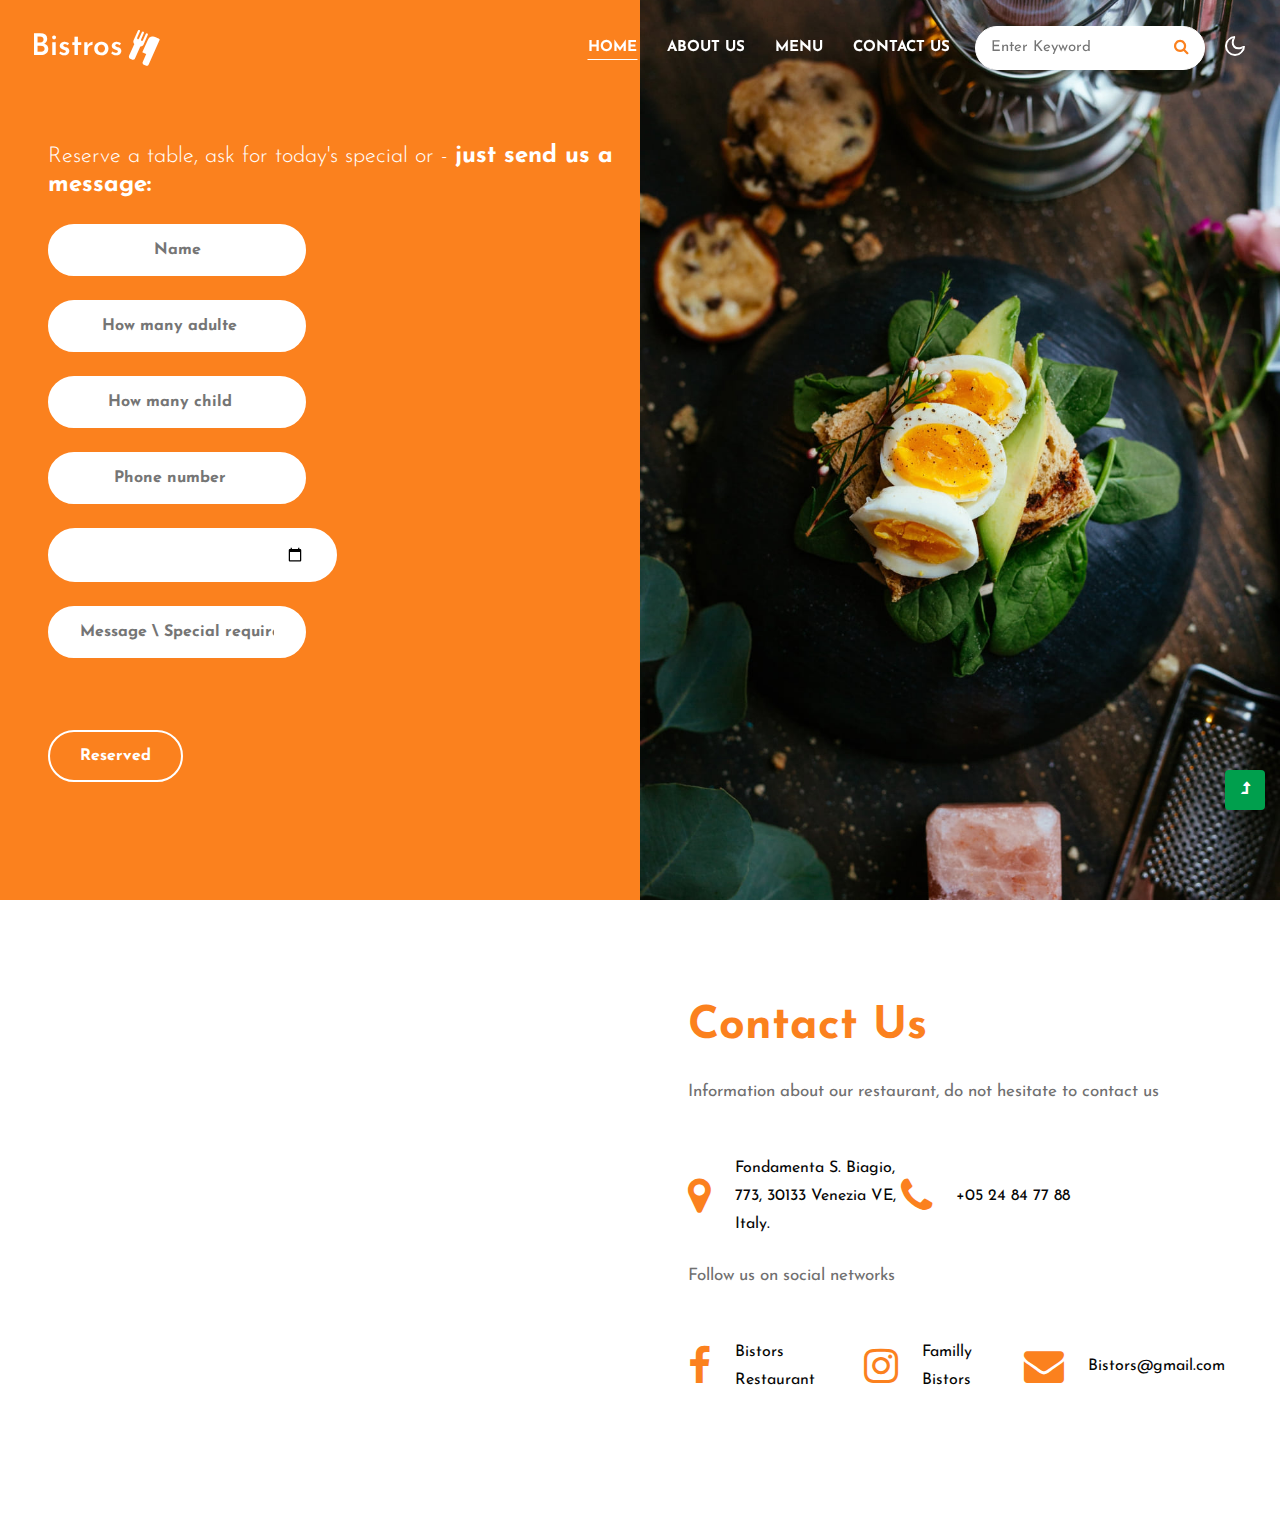
<file: contactus.html>
<!doctype html>
<html lang="en">

<head>
    <!-- Required meta tags -->
    <meta charset="utf-8">
    <meta name="viewport" content="width=device-width, initial-scale=1, shrink-to-fit=no">
    

    <title>Burger - Restaurants Category Responsive Website Template - Home :   </title>
    <!-- google-fonts -->
    <link href="//fonts.googleapis.com/css2?family=Josefin+Sans:wght@100;200;300;400;500;600;700&display=swap"
        rel="stylesheet">
    <!-- //google-fonts -->
    <!-- Template CSS Style link -->
    <link rel="stylesheet" href="assets/css/style-starter.css">
</head>
<body>
   <!--header-->
   <header id="site-header" class="fixed-top">
    <div class="container-fluid">
        <nav class="navbar navbar-expand-lg stroke">
            <h1>
                <a class="navbar-brand d-flex align-items-center" href="index.html">
                    Bistros <i class="fa fa-cutlery ml-2" aria-hidden="true"></i></a>
            </h1>
            <!-- if logo is image enable this   
<a class="navbar-brand" href="#index.html">
    <img src="image-path" alt="Your logo" title="Your logo" style="height:35px;" />
</a> -->
            <button class="navbar-toggler  collapsed bg-gradient" type="button" data-toggle="collapse"
                data-target="#navbarTogglerDemo02" aria-controls="navbarTogglerDemo02" aria-expanded="false"
                aria-label="Toggle navigation">
                <span class="navbar-toggler-icon fa icon-expand fa-bars"></span>
                <span class="navbar-toggler-icon fa icon-close fa-times"></span>
            </button>

            <div class="collapse navbar-collapse" id="navbarTogglerDemo02">
                <ul class="navbar-nav ml-lg-auto">
                    <li class="nav-item active">
                        <a class="nav-link" href="index.html">Home <span class="sr-only">(current)</span></a>
                    </li>
                    <li class="nav-item">
                        <a class="nav-link" href="about.html#about">About Us</a>
                    </li>
                    <li class="nav-item">
                        <a class="nav-link" href="menu.html#menu">Menu</a>
                    </li>
                    <li class="nav-item">
                        <a class="nav-link" href="contactus.html">Contact Us</a>
                    </li>
                    <!-- search button -->
                    <div class="search-right">
                        <form action="#search" method="GET" class="search-box position-relative">
                            <div class="input-search">
                                <input type="search" placeholder="Enter Keyword" name="search" required="required"
                                    autofocus="" class="search-popup">
                            </div>
                            <button type="submit" class="btn search-btn"><i class="fa fa-search"
                                    aria-hidden="true"></i></button>
                        </form>
                    </div>
                    <!-- //search button -->
                </ul>
            </div>
            <!-- toggle switch for light and dark theme -->
            <div class="cont-ser-position">
                <nav class="navigation">
                    <div class="theme-switch-wrapper">
                        <label class="theme-switch" for="checkbox">
                            <input type="checkbox" id="checkbox">
                            <div class="mode-container">
                                <i class="gg-sun"></i>
                                <i class="gg-moon"></i>
                            </div>
                        </label>
                    </div>
                </nav>
            </div>
            <!-- //toggle switch for light and dark theme -->
        </nav>
    </div>
</header>

 <!-- banner section -->
 <section class="w3l-banner">
    <div class="container-fluid">
        <div class="row">
            <div class="col-md-6 banner-left d-flex align-items-center pl-lg-5">
               
                <!-- Contact Section -->
                <div>
                    <br>
                    <p class="banner-text text-white"> Reserve a table, ask for today's special or - <span> just send us a message: </span></p>
                    <br>
                    <p>
                        <input class="btn btn-style-white btn-style-border" type="text" placeholder="Name"  required="required"
                        autofocus="" required name="Name">
                    </p>
                    <br>
                    
                    <p>
                        <input class="btn btn-style-white btn-style-border" type="number" placeholder="How many adulte" required name="People">
                    </p>
                    <br>
                    
                    <p>
                        <input class="btn btn-style-white btn-style-border" type="number" placeholder="How many child" required name="People">
                    </p>
                    <br>
                    
                    <p>
                        <input class="btn btn-style-white btn-style-border" type="number" placeholder="Phone number" required name="People">
                    </p>
                    <br>
                    
                    <p>
                        <input class="btn btn-style-white btn-style-border" type="datetime-local" placeholder="Date and time" required name="date" value="2020-11-16T20:00">
                    </p>
                    <br>
                    
                    <p>
                        <input class="btn btn-style-white btn-style-border " type="text" placeholder="Message \ Special requirements" required name="Message">
                    </p>
                    <br>
                    
                    <a class="btn btn-style-white btn-style-border-ker mt-5" href="about.html">Reserved</a>
                    
   
</div>
     </div>
  <div class="col-md-6 banner-right">
    
    </div>
</section>

<!-- about section -->
<section class="w3l-about-2 py-5" id="about">
    <div class="container py-md-5 py-4">
        <div class="row justify-content-between align-items-center pb-lg-5">
            <div class="col-lg-6 about-2-secs-right mb-lg-0 mb-5">
                <div class="mapouter">
                    <div class="gmap_canvas">
                        <iframe class="gmap_iframe" width="100%" frameborder="0" scrolling="no" marginheight="0" marginwidth="0" src="https://maps.google.com/maps?width=600&amp;height=400&amp;hl=en&amp;q=Harry's Dolci&amp;t=&amp;z=14&amp;ie=UTF8&amp;iwloc=B&amp;output=embed">
                         </iframe>
                         <a href="https://connectionsgame.org/">Connections Unlimited</a>
                        </div>
                        <style>.mapouter{position:relative;text-align:right;width:100%;height:400px;}
                        .gmap_canvas {overflow:hidden;background:none!important;width:100%;height:400px;}
                        .gmap_iframe {height:400px!important;}
                        </style>
                        
                    </div>
                </div>
            
            <div class="col-lg-6 about-2-secs-left pl-lg-5 mt-lg-0 mt-5">
                <h3 class="title-style mb-3">Contact Us</h3>
                <p class="mt-4">Information about our restaurant, do not hesitate to contact us  </p>
                <div class="address-sec d-flex align-items-center mt-5">
                    <i class="fa fa-map-marker mr-4" aria-hidden="true"></i>
                    <h6>Fondamenta S. Biagio, <br>773, 30133 Venezia VE, <br> Italy.</h6>&nbsp;
                    <i class="fa fa-phone mr-4" aria-hidden="true"></i>
                    <h6>+05 24 84 77 88</h6>
                </div>
                <p class="mt-4">Follow us on social networks  </p>
                <div class="address-sec d-flex align-items-center mt-5">
                    <i class="fa fa-facebook mr-4" aria-hidden="true"></i>
                    <h6>Bistors Restaurant</h6>&nbsp;
                    <i class="fa fa-instagram mr-4" aria-hidden="true"></i>
                    <h6>Familly Bistors</h6>&nbsp;
                    <i class="fa fa-envelope mr-4" aria-hidden="true"></i>
                    <h6>Bistors@gmail.com</h6>
                </div>
            </div>
        </div>
    </div>
</section>
<!-- //banner section -->
<!--//header-->
 <!-- Js scripts -->
    <!-- move top -->
    <button onclick="topFunction()" id="movetop" title="Go to top">
        <span class="fa fa-level-up" aria-hidden="true"></span>
    </button>
    <script>
        // When the user scrolls down 20px from the top of the document, show the button
        window.onscroll = function () {
            scrollFunction()
        };

        function scrollFunction() {
            if (document.body.scrollTop > 20 || document.documentElement.scrollTop > 20) {
                document.getElementById("movetop").style.display = "block";
            } else {
                document.getElementById("movetop").style.display = "none";
            }
        }

        // When the user clicks on the button, scroll to the top of the document
        function topFunction() {
            document.body.scrollTop = 0;
            document.documentElement.scrollTop = 0;
        }
    </script>
    <!-- //move top -->

    <!-- common jquery plugin -->
    <script src="assets/js/jquery-3.3.1.min.js"></script>
    <!-- //common jquery plugin -->

    <!-- counter for stats -->
    <script src="assets/js/counter.js"></script>
    <!-- //counter for stats -->

    <!-- theme switch js (light and dark)-->
    <script src="assets/js/theme-change.js"></script>
    <script>
        function autoType(elementClass, typingSpeed) {
            var thhis = $(elementClass);
            thhis.css({
                "position": "relative",
                "display": "inline-block"
            });
            thhis.prepend('<div class="cursor" style="right: initial; left:0;"></div>');
            thhis = thhis.find(".text-js");
            var text = thhis.text().trim().split('');
            var amntOfChars = text.length;
            var newString = "";
            thhis.text("|");
            setTimeout(function () {
                thhis.css("opacity", 1);
                thhis.prev().removeAttr("style");
                thhis.text("");
                for (var i = 0; i < amntOfChars; i++) {
                    (function (i, char) {
                        setTimeout(function () {
                            newString += char;
                            thhis.text(newString);
                        }, i * typingSpeed);
                    })(i + 1, text[i]);
                }
            }, 1500);
        }

        $(document).ready(function () {
            // Now to start autoTyping just call the autoType function with the 
            // class of outer div
            // The second paramter is the speed between each letter is typed.   
            autoType(".type-js", 200);
        });
    </script>
    <!-- //theme switch js (light and dark)-->

    <!-- MENU-JS -->
    <script>
        $(window).on("scroll", function () {
            var scroll = $(window).scrollTop();

            if (scroll >= 80) {
                $("#site-header").addClass("nav-fixed");
            } else {
                $("#site-header").removeClass("nav-fixed");
            }
        });

        //Main navigation Active Class Add Remove
        $(".navbar-toggler").on("click", function () {
            $("header").toggleClass("active");
        });
        $(document).on("ready", function () {
            if ($(window).width() > 991) {
                $("header").removeClass("active");
            }
            $(window).on("resize", function () {
                if ($(window).width() > 991) {
                    $("header").removeClass("active");
                }
            });
        });
    </script>
    <!-- //MENU-JS -->

    <!-- disable body scroll which navbar is in active -->
    <script>
        $(function () {
            $('.navbar-toggler').click(function () {
                $('body').toggleClass('noscroll');
            })
        });
    </script>
    <!-- //disable body scroll which navbar is in active -->

    <!--bootstrap-->
    <script src="assets/js/bootstrap.min.js"></script>
    <!-- //bootstrap-->
    <!-- //Js scripts -->
</body>

</html>
</file>
<file: assets/css/style-starter.css>
@charset "UTF-8";

/*--
Author: W3layouts
Author URL: http://w3layouts.com
--*/
/*!
 * Bootstrap v4.4.1 (https://getbootstrap.com/)
 * Copyright 2011-2019 The Bootstrap Authors
 * Copyright 2011-2019 Twitter, Inc.
 * Licensed under MIT (https://github.com/twbs/bootstrap/blob/master/LICENSE)
 */
:root {
  --blue: #007bff;
  --indigo: #6610f2;
  --purple: #6f42c1;
  --pink: #e83e8c;
  --red: #dc3545;
  --orange: #fd7e14;
  --yellow: #ffc107;
  --green: #28a745;
  --teal: #20c997;
  --cyan: #17a2b8;
  --white: #fff;
  --gray: #6c757d;
  --gray-dark: #343a40;
  --primary: #ff4c4c;
  --secondary: #e71d36;
  --success: #28a745;
  --info: #17a2b8;
  --warning: #ffc107;
  --danger: #dc3545;
  --light: #f8f9fa;
  --dark: #343a40;
  --breakpoint-xs: 0;
  --breakpoint-sm: 576px;
  --breakpoint-md: 768px;
  --breakpoint-lg: 992px;
  --breakpoint-xl: 1200px;
  --font-family-sans-serif: -apple-system, BlinkMacSystemFont, "Segoe UI", Roboto, "Helvetica Neue", Arial, "Noto Sans", sans-serif, "Apple Color Emoji", "Segoe UI Emoji", "Segoe UI Symbol", "Noto Color Emoji";
  --font-family-monospace: SFMono-Regular, Menlo, Monaco, Consolas, "Liberation Mono", "Courier New", monospace;
}

*,
*::before,
*::after {
  box-sizing: border-box;
}

html {
  font-family: sans-serif;
  line-height: 1.15;
  -webkit-text-size-adjust: 100%;
  -webkit-tap-highlight-color: rgba(0, 0, 0, 0);
}

article,
aside,
figcaption,
figure,
footer,
header,
hgroup,
main,
nav,
section {
  display: block;
}

body {
  margin: 0;
  font-family: -apple-system, BlinkMacSystemFont, "Segoe UI", Roboto, "Helvetica Neue", Arial, "Noto Sans", sans-serif, "Apple Color Emoji", "Segoe UI Emoji", "Segoe UI Symbol", "Noto Color Emoji";
  font-size: 1rem;
  font-weight: 400;
  line-height: 1.5;
  color: #212529;
  text-align: left;
  background-color: #fff;
}

[tabindex="-1"]:focus:not(:focus-visible) {
  outline: 0 !important;
}

hr {
  box-sizing: content-box;
  height: 0;
  overflow: visible;
}

h1,
h2,
h3,
h4,
h5,
h6 {
  margin-top: 0;
  margin-bottom: 0.5rem;
}

p {
  margin-top: 0;
  margin-bottom: 1rem;
}

abbr[title],
abbr[data-original-title] {
  text-decoration: underline;
  -webkit-text-decoration: underline dotted;
  text-decoration: underline dotted;
  cursor: help;
  border-bottom: 0;
  -webkit-text-decoration-skip-ink: none;
  text-decoration-skip-ink: none;
}

address {
  margin-bottom: 1rem;
  font-style: normal;
  line-height: inherit;
}

ol,
ul,
dl {
  margin-top: 0;
  margin-bottom: 1rem;
}

ol ol,
ul ul,
ol ul,
ul ol {
  margin-bottom: 0;
}

dt {
  font-weight: 600;
}

dd {
  margin-bottom: .5rem;
  margin-left: 0;
}

blockquote {
  margin: 0 0 1rem;
}

b,
strong {
  font-weight: bolder;
}

small {
  font-size: 80%;
}

sub,
sup {
  position: relative;
  font-size: 75%;
  line-height: 0;
  vertical-align: baseline;
}

sub {
  bottom: -.25em;
}

sup {
  top: -.5em;
}

a {
  color: var(--font-color);
  text-decoration: none;
  background-color: transparent;
}

a:hover {
  color: var(--primary-color);
  text-decoration: underline;
}

a,
a:hover,
button,
button:hover {
  text-decoration: none;
  transition: .5s all;
  -moz-transition: .5s all;
}

a:not([href]) {
  color: inherit;
  text-decoration: none;
}

a:not([href]):hover {
  color: inherit;
  text-decoration: none;
}

pre,
code,
kbd,
samp {
  font-family: SFMono-Regular, Menlo, Monaco, Consolas, "Liberation Mono", "Courier New", monospace;
  font-size: 1em;
}

pre {
  margin-top: 0;
  margin-bottom: 1rem;
  overflow: auto;
}

figure {
  margin: 0 0 1rem;
}

img {
  vertical-align: middle;
  border-style: none;
}

svg {
  overflow: hidden;
  vertical-align: middle;
}

table {
  border-collapse: collapse;
}

caption {
  padding-top: 0.75rem;
  padding-bottom: 0.75rem;
  color: #6c757d;
  text-align: left;
  caption-side: bottom;
}

th {
  text-align: inherit;
}

label {
  display: inline-block;
  margin-bottom: 0.5rem;
}

button {
  border-radius: 0;
}

button:focus {
  outline: 1px dotted;
  outline: 5px auto -webkit-focus-ring-color;
}


input,
button,
select,
optgroup,
textarea {
  margin: 0;
  font-family: inherit;
  font-size: inherit;
  line-height: inherit;
}
input:focus{border-bottom:2px solid #78788c}
button,
input {
  overflow: visible;
}

button,
select {
  text-transform: none;
}

select {
  word-wrap: normal;
}

button,
[type="button"],
[type="reset"],
[type="submit"] {
  -webkit-appearance: button;
}

button:not(:disabled),
[type="button"]:not(:disabled),
[type="reset"]:not(:disabled),
[type="submit"]:not(:disabled) {
  cursor: pointer;
}

button::-moz-focus-inner,
[type="button"]::-moz-focus-inner,
[type="reset"]::-moz-focus-inner,
[type="submit"]::-moz-focus-inner {
  padding: 0;
  border-style: none;
}

input[type="radio"],
input[type="checkbox"] {
  box-sizing: border-box;
  padding: 0;
}

input[type="date"],
input[type="time"],
input[type="datetime-local"],
input[type="month"] {
  -webkit-appearance: listbox;
}

textarea {
  overflow: auto;
  resize: vertical;
}

fieldset {
  min-width: 0;
  padding: 0;
  margin: 0;
  border: 0;
}

legend {
  display: block;
  width: 100%;
  max-width: 100%;
  padding: 0;
  margin-bottom: .5rem;
  font-size: 1.5rem;
  line-height: inherit;
  color: inherit;
  white-space: normal;
}

@media (max-width: 1200px) {
  legend {
    font-size: calc(1.275rem + 0.3vw);
  }
}

progress {
  vertical-align: baseline;
}

[type="number"]::-webkit-inner-spin-button,
[type="number"]::-webkit-outer-spin-button {
  height: auto;
}

[type="search"] {
  outline-offset: -2px;
  -webkit-appearance: none;
}

[type="search"]::-webkit-search-decoration {
  -webkit-appearance: none;
}

::-webkit-file-upload-button {
  font: inherit;
  -webkit-appearance: button;
}

output {
  display: inline-block;
}

summary {
  display: list-item;
  cursor: pointer;
}

template {
  display: none;
}

[hidden] {
  display: none !important;
}

h1,
h2,
h3,
h4,
h5,
h6,
.h1,
.h2,
.h3,
.h4,
.h5,
.h6 {
  margin-bottom: 0.5rem;
  font-weight: 400;
  line-height: 28px;
}

h1,
.h1 {
  font-size: 2.5rem;
}

@media (max-width: 1200px) {

  h1,
  .h1 {
    font-size: calc(1.375rem + 1.5vw);
  }
}

h2,
.h2 {
  font-size: 2rem;
}

@media (max-width: 1200px) {

  h2,
  .h2 {
    font-size: calc(1.325rem + 0.9vw);
  }
}

h3,
.h3 {
  font-size: 1.75rem;
}

@media (max-width: 1200px) {

  h3,
  .h3 {
    font-size: calc(1.3rem + 0.6vw);
  }
}

h4,
.h4 {
  font-size: 1.5rem;
}

@media (max-width: 1200px) {

  h4,
  .h4 {
    font-size: calc(1.275rem + 0.3vw);
  }
}

h5,
.h5 {
  font-size: 1rem;
}

h6,
.h6 {
  font-size: 1rem;
}

.lead {
  font-size: 1.25rem;
  font-weight: 300;
}

.display-1 {
  font-size: 6rem;
  font-weight: 300;
  line-height: 1.2;
}

@media (max-width: 1200px) {
  .display-1 {
    font-size: calc(1.725rem + 5.7vw);
  }
}

.display-2 {
  font-size: 5.5rem;
  font-weight: 300;
  line-height: 1.2;
}

@media (max-width: 1200px) {
  .display-2 {
    font-size: calc(1.675rem + 5.1vw);
  }
}

.display-3 {
  font-size: 4.5rem;
  font-weight: 300;
  line-height: 1.2;
}

@media (max-width: 1200px) {
  .display-3 {
    font-size: calc(1.575rem + 3.9vw);
  }
}

.display-4 {
  font-size: 3.5rem;
  font-weight: 300;
  line-height: 1.2;
}

@media (max-width: 1200px) {
  .display-4 {
    font-size: calc(1.475rem + 2.7vw);
  }
}

hr {
  margin-top: 1rem;
  margin-bottom: 1rem;
  border: 0;
  border-top: 1px solid rgba(0, 0, 0, 0.1);
}

small,
.small {
  font-size: 80%;
  font-weight: 400;
}

mark,
.mark {
  padding: 0.2em;
  background-color: #fcf8e3;
}

.list-unstyled {
  padding-left: 0;
  list-style: none;
}

.list-inline {
  padding-left: 0;
  list-style: none;
}

.list-inline-item {
  display: inline-block;
}

.list-inline-item:not(:last-child) {
  margin-right: 0.5rem;
}

.initialism {
  font-size: 90%;
  text-transform: uppercase;
}

.blockquote {
  margin-bottom: 1rem;
  font-size: 1.25rem;
}

.blockquote-footer {
  display: block;
  font-size: 80%;
  color: #6c757d;
}

.blockquote-footer::before {
  content: "\2014\00A0";
}

.img-fluid {
  max-width: 100%;
  height: auto;
}

.img-thumbnail {
  padding: 0.25rem;
  background-color: #fff;
  border: 1px solid #dee2e6;
  border-radius: 0.25rem;
  max-width: 100%;
  height: auto;
}

.figure {
  display: inline-block;
}

.figure-img {
  margin-bottom: 0.5rem;
  line-height: 1;
}

.figure-caption {
  font-size: 90%;
  color: #6c757d;
}

code {
  font-size: 87.5%;
  color: #e83e8c;
  word-wrap: break-word;
}

a>code {
  color: inherit;
}

kbd {
  padding: 0.2rem 0.4rem;
  font-size: 87.5%;
  color: #fff;
  background-color: #212529;
  border-radius: 0.2rem;
}

kbd kbd {
  padding: 0;
  font-size: 100%;
  font-weight: 600;
}

pre {
  display: block;
  font-size: 87.5%;
  color: #212529;
}

pre code {
  font-size: inherit;
  color: inherit;
  word-break: normal;
}

.pre-scrollable {
  max-height: 340px;
  overflow-y: scroll;
}

.container {
  width: 100%;
  padding-right: 15px;
  padding-left: 15px;
  margin-right: auto;
  margin-left: auto;
}

@media (min-width: 576px) {
  .container {
    max-width: 540px;
  }
}

@media (min-width: 768px) {
  .container {
    max-width: 720px;
  }
}

@media (min-width: 992px) {
  .container {
    max-width: 960px;
  }
}

@media (min-width: 1200px) {
  .container {
    max-width: 1140px;
  }
}

.container-fluid,
.container-sm,
.container-md,
.container-lg,
.container-xl {
  width: 100%;
  padding-right: 15px;
  padding-left: 15px;
  margin-right: auto;
  margin-left: auto;
}

@media (min-width: 576px) {

  .container,
  .container-sm {
    max-width: 540px;
  }
}

@media (min-width: 768px) {

  .container,
  .container-sm,
  .container-md {
    max-width: 720px;
  }
}

@media (min-width: 992px) {

  .container,
  .container-sm,
  .container-md,
  .container-lg {
    max-width: 960px;
  }
}

@media (min-width: 1200px) {

  .container,
  .container-sm,
  .container-md,
  .container-lg,
  .container-xl {
    max-width: 1140px;
  }
}

.row {
  display: flex;
  flex-wrap: wrap;
  margin-right: -15px;
  margin-left: -15px;
}

.no-gutters {
  margin-right: 0;
  margin-left: 0;
}

.no-gutters>.col,
.no-gutters>[class*="col-"] {
  padding-right: 0;
  padding-left: 0;
}

.col-1,
.col-2,
.col-3,
.col-4,
.col-5,
.col-6,
.col-7,
.col-8,
.col-9,
.col-10,
.col-11,
.col-12,
.col,
.col-auto,
.col-sm-1,
.col-sm-2,
.col-sm-3,
.col-sm-4,
.col-sm-5,
.col-sm-6,
.col-sm-7,
.col-sm-8,
.col-sm-9,
.col-sm-10,
.col-sm-11,
.col-sm-12,
.col-sm,
.col-sm-auto,
.col-md-1,
.col-md-2,
.col-md-3,
.col-md-4,
.col-md-5,
.col-md-6,
.col-md-7,
.col-md-8,
.col-md-9,
.col-md-10,
.col-md-11,
.col-md-12,
.col-md,
.col-md-auto,
.col-lg-1,
.col-lg-2,
.col-lg-3,
.col-lg-4,
.col-lg-5,
.col-lg-6,
.col-lg-7,
.col-lg-8,
.col-lg-9,
.col-lg-10,
.col-lg-11,
.col-lg-12,
.col-lg,
.col-lg-auto,
.col-xl-1,
.col-xl-2,
.col-xl-3,
.col-xl-4,
.col-xl-5,
.col-xl-6,
.col-xl-7,
.col-xl-8,
.col-xl-9,
.col-xl-10,
.col-xl-11,
.col-xl-12,
.col-xl,
.col-xl-auto {
  position: relative;
  width: 100%;
  padding-right: 15px;
  padding-left: 15px;
}

.col {
  flex-basis: 0;
  flex-grow: 1;
  max-width: 100%;
}

.row-cols-1>* {
  flex: 0 0 100%;
  max-width: 100%;
}

.row-cols-2>* {
  flex: 0 0 50%;
  max-width: 50%;
}

.row-cols-3>* {
  flex: 0 0 33.33333%;
  max-width: 33.33333%;
}

.row-cols-4>* {
  flex: 0 0 25%;
  max-width: 25%;
}

.row-cols-5>* {
  flex: 0 0 20%;
  max-width: 20%;
}

.row-cols-6>* {
  flex: 0 0 16.66667%;
  max-width: 16.66667%;
}

.col-auto {
  flex: 0 0 auto;
  width: auto;
  max-width: 100%;
}

.col-1 {
  flex: 0 0 8.33333%;
  max-width: 8.33333%;
}

.col-2 {
  flex: 0 0 16.66667%;
  max-width: 16.66667%;
}

.col-3 {
  flex: 0 0 25%;
  max-width: 25%;
}

.col-4 {
  flex: 0 0 33.33333%;
  max-width: 33.33333%;
}

.col-5 {
  flex: 0 0 41.66667%;
  max-width: 41.66667%;
}

.col-6 {
  flex: 0 0 50%;
  max-width: 50%;
}

.col-7 {
  flex: 0 0 58.33333%;
  max-width: 58.33333%;
}

.col-8 {
  flex: 0 0 66.66667%;
  max-width: 66.66667%;
}

.col-9 {
  flex: 0 0 75%;
  max-width: 75%;
}

.col-10 {
  flex: 0 0 83.33333%;
  max-width: 83.33333%;
}

.col-11 {
  flex: 0 0 91.66667%;
  max-width: 91.66667%;
}

.col-12 {
  flex: 0 0 100%;
  max-width: 100%;
}

.order-first {
  order: -1;
}

.order-last {
  order: 13;
}

.order-0 {
  order: 0;
}

.order-1 {
  order: 1;
}

.order-2 {
  order: 2;
}

.order-3 {
  order: 3;
}

.order-4 {
  order: 4;
}

.order-5 {
  order: 5;
}

.order-6 {
  order: 6;
}

.order-7 {
  order: 7;
}

.order-8 {
  order: 8;
}

.order-9 {
  order: 9;
}

.order-10 {
  order: 10;
}

.order-11 {
  order: 11;
}

.order-12 {
  order: 12;
}

.offset-1 {
  margin-left: 8.33333%;
}

.offset-2 {
  margin-left: 16.66667%;
}

.offset-3 {
  margin-left: 25%;
}

.offset-4 {
  margin-left: 33.33333%;
}

.offset-5 {
  margin-left: 41.66667%;
}

.offset-6 {
  margin-left: 50%;
}

.offset-7 {
  margin-left: 58.33333%;
}

.offset-8 {
  margin-left: 66.66667%;
}

.offset-9 {
  margin-left: 75%;
}

.offset-10 {
  margin-left: 83.33333%;
}

.offset-11 {
  margin-left: 91.66667%;
}

@media (min-width: 576px) {
  .col-sm {
    flex-basis: 0;
    flex-grow: 1;
    max-width: 100%;
  }

  .row-cols-sm-1>* {
    flex: 0 0 100%;
    max-width: 100%;
  }

  .row-cols-sm-2>* {
    flex: 0 0 50%;
    max-width: 50%;
  }

  .row-cols-sm-3>* {
    flex: 0 0 33.33333%;
    max-width: 33.33333%;
  }

  .row-cols-sm-4>* {
    flex: 0 0 25%;
    max-width: 25%;
  }

  .row-cols-sm-5>* {
    flex: 0 0 20%;
    max-width: 20%;
  }

  .row-cols-sm-6>* {
    flex: 0 0 16.66667%;
    max-width: 16.66667%;
  }

  .col-sm-auto {
    flex: 0 0 auto;
    width: auto;
    max-width: 100%;
  }

  .col-sm-1 {
    flex: 0 0 8.33333%;
    max-width: 8.33333%;
  }

  .col-sm-2 {
    flex: 0 0 16.66667%;
    max-width: 16.66667%;
  }

  .col-sm-3 {
    flex: 0 0 25%;
    max-width: 25%;
  }

  .col-sm-4 {
    flex: 0 0 33.33333%;
    max-width: 33.33333%;
  }

  .col-sm-5 {
    flex: 0 0 41.66667%;
    max-width: 41.66667%;
  }

  .col-sm-6 {
    flex: 0 0 50%;
    max-width: 50%;
  }

  .col-sm-7 {
    flex: 0 0 58.33333%;
    max-width: 58.33333%;
  }

  .col-sm-8 {
    flex: 0 0 66.66667%;
    max-width: 66.66667%;
  }

  .col-sm-9 {
    flex: 0 0 75%;
    max-width: 75%;
  }

  .col-sm-10 {
    flex: 0 0 83.33333%;
    max-width: 83.33333%;
  }

  .col-sm-11 {
    flex: 0 0 91.66667%;
    max-width: 91.66667%;
  }

  .col-sm-12 {
    flex: 0 0 100%;
    max-width: 100%;
  }

  .order-sm-first {
    order: -1;
  }

  .order-sm-last {
    order: 13;
  }

  .order-sm-0 {
    order: 0;
  }

  .order-sm-1 {
    order: 1;
  }

  .order-sm-2 {
    order: 2;
  }

  .order-sm-3 {
    order: 3;
  }

  .order-sm-4 {
    order: 4;
  }

  .order-sm-5 {
    order: 5;
  }

  .order-sm-6 {
    order: 6;
  }

  .order-sm-7 {
    order: 7;
  }

  .order-sm-8 {
    order: 8;
  }

  .order-sm-9 {
    order: 9;
  }

  .order-sm-10 {
    order: 10;
  }

  .order-sm-11 {
    order: 11;
  }

  .order-sm-12 {
    order: 12;
  }

  .offset-sm-0 {
    margin-left: 0;
  }

  .offset-sm-1 {
    margin-left: 8.33333%;
  }

  .offset-sm-2 {
    margin-left: 16.66667%;
  }

  .offset-sm-3 {
    margin-left: 25%;
  }

  .offset-sm-4 {
    margin-left: 33.33333%;
  }

  .offset-sm-5 {
    margin-left: 41.66667%;
  }

  .offset-sm-6 {
    margin-left: 50%;
  }

  .offset-sm-7 {
    margin-left: 58.33333%;
  }

  .offset-sm-8 {
    margin-left: 66.66667%;
  }

  .offset-sm-9 {
    margin-left: 75%;
  }

  .offset-sm-10 {
    margin-left: 83.33333%;
  }

  .offset-sm-11 {
    margin-left: 91.66667%;
  }
}

@media (min-width: 768px) {
  .col-md {
    flex-basis: 0;
    flex-grow: 1;
    max-width: 100%;
  }

  .row-cols-md-1>* {
    flex: 0 0 100%;
    max-width: 100%;
  }

  .row-cols-md-2>* {
    flex: 0 0 50%;
    max-width: 50%;
  }

  .row-cols-md-3>* {
    flex: 0 0 33.33333%;
    max-width: 33.33333%;
  }

  .row-cols-md-4>* {
    flex: 0 0 25%;
    max-width: 25%;
  }

  .row-cols-md-5>* {
    flex: 0 0 20%;
    max-width: 20%;
  }

  .row-cols-md-6>* {
    flex: 0 0 16.66667%;
    max-width: 16.66667%;
  }

  .col-md-auto {
    flex: 0 0 auto;
    width: auto;
    max-width: 100%;
  }

  .col-md-1 {
    flex: 0 0 8.33333%;
    max-width: 8.33333%;
  }

  .col-md-2 {
    flex: 0 0 16.66667%;
    max-width: 16.66667%;
  }

  .col-md-3 {
    flex: 0 0 25%;
    max-width: 25%;
  }

  .col-md-4 {
    flex: 0 0 33.33333%;
    max-width: 33.33333%;
  }


  .col-md-5 {
    flex: 0 0 41.66667%;
    max-width: 41.66667%;
  }

  .col-md-6 {
    flex: 0 0 50%;
    max-width: 50%;
  }

  .col-md-7 {
    flex: 0 0 58.33333%;
    max-width: 58.33333%;
  }

  .col-md-8 {
    flex: 0 0 66.66667%;
    max-width: 66.66667%;
  }

  .col-md-9 {
    flex: 0 0 75%;
    max-width: 75%;
  }

  .col-md-10 {
    flex: 0 0 83.33333%;
    max-width: 83.33333%;
  }

  .col-md-11 {
    flex: 0 0 91.66667%;
    max-width: 91.66667%;
  }

  .col-md-12 {
    flex: 0 0 100%;
    max-width: 100%;
  }

  .order-md-first {
    order: -1;
  }

  .order-md-last {
    order: 13;
  }

  .order-md-0 {
    order: 0;
  }

  .order-md-1 {
    order: 1;
  }

  .order-md-2 {
    order: 2;
  }

  .order-md-3 {
    order: 3;
  }

  .order-md-4 {
    order: 4;
  }

  .order-md-5 {
    order: 5;
  }

  .order-md-6 {
    order: 6;
  }

  .order-md-7 {
    order: 7;
  }

  .order-md-8 {
    order: 8;
  }

  .order-md-9 {
    order: 9;
  }

  .order-md-10 {
    order: 10;
  }

  .order-md-11 {
    order: 11;
  }

  .order-md-12 {
    order: 12;
  }

  .offset-md-0 {
    margin-left: 0;
  }

  .offset-md-1 {
    margin-left: 8.33333%;
  }

  .offset-md-2 {
    margin-left: 16.66667%;
  }

  .offset-md-3 {
    margin-left: 25%;
  }

  .offset-md-4 {
    margin-left: 33.33333%;
  }

  .offset-md-5 {
    margin-left: 41.66667%;
  }

  .offset-md-6 {
    margin-left: 50%;
  }

  .offset-md-7 {
    margin-left: 58.33333%;
  }

  .offset-md-8 {
    margin-left: 66.66667%;
  }

  .offset-md-9 {
    margin-left: 75%;
  }

  .offset-md-10 {
    margin-left: 83.33333%;
  }

  .offset-md-11 {
    margin-left: 91.66667%;
  }
}

@media (min-width: 992px) {
  .col-lg {
    flex-basis: 0;
    flex-grow: 1;
    max-width: 100%;
  }

  .row-cols-lg-1>* {
    flex: 0 0 100%;
    max-width: 100%;
  }

  .row-cols-lg-2>* {
    flex: 0 0 50%;
    max-width: 50%;
  }

  .row-cols-lg-3>* {
    flex: 0 0 33.33333%;
    max-width: 33.33333%;
  }

  .row-cols-lg-4>* {
    flex: 0 0 25%;
    max-width: 25%;
  }

  .row-cols-lg-5>* {
    flex: 0 0 20%;
    max-width: 20%;
  }

  .row-cols-lg-6>* {
    flex: 0 0 16.66667%;
    max-width: 16.66667%;
  }

  .col-lg-auto {
    flex: 0 0 auto;
    width: auto;
    max-width: 100%;
  }

  .col-lg-1 {
    flex: 0 0 8.33333%;
    max-width: 8.33333%;
  }

  .col-lg-2 {
    flex: 0 0 16.66667%;
    max-width: 16.66667%;
  }

  .col-lg-3 {
    flex: 0 0 25%;
    max-width: 25%;
  }

  .col-lg-4 {
    flex: 0 0 33.33333%;
    max-width: 33.33333%;
  }

  .col-lg-5 {
    flex: 0 0 41.66667%;
    max-width: 41.66667%;
  }

  .col-lg-6 {
    flex: 0 0 50%;
    max-width: 50%;
  }

  .col-lg-7 {
    flex: 0 0 58.33333%;
    max-width: 58.33333%;
  }

  .col-lg-8 {
    flex: 0 0 66.66667%;
    max-width: 66.66667%;
  }

  .col-lg-9 {
    flex: 0 0 75%;
    max-width: 75%;
  }

  .col-lg-10 {
    flex: 0 0 83.33333%;
    max-width: 83.33333%;
  }

  .col-lg-11 {
    flex: 0 0 91.66667%;
    max-width: 91.66667%;
  }

  .col-lg-12 {
    flex: 0 0 100%;
    max-width: 100%;
  }

  .order-lg-first {
    order: -1;
  }

  .order-lg-last {
    order: 13;
  }

  .order-lg-0 {
    order: 0;
  }

  .order-lg-1 {
    order: 1;
  }

  .order-lg-2 {
    order: 2;
  }

  .order-lg-3 {
    order: 3;
  }

  .order-lg-4 {
    order: 4;
  }

  .order-lg-5 {
    order: 5;
  }

  .order-lg-6 {
    order: 6;
  }

  .order-lg-7 {
    order: 7;
  }

  .order-lg-8 {
    order: 8;
  }

  .order-lg-9 {
    order: 9;
  }

  .order-lg-10 {
    order: 10;
  }

  .order-lg-11 {
    order: 11;
  }

  .order-lg-12 {
    order: 12;
  }

  .offset-lg-0 {
    margin-left: 0;
  }

  .offset-lg-1 {
    margin-left: 8.33333%;
  }

  .offset-lg-2 {
    margin-left: 16.66667%;
  }

  .offset-lg-3 {
    margin-left: 25%;
  }

  .offset-lg-4 {
    margin-left: 33.33333%;
  }

  .offset-lg-5 {
    margin-left: 41.66667%;
  }

  .offset-lg-6 {
    margin-left: 50%;
  }

  .offset-lg-7 {
    margin-left: 58.33333%;
  }

  .offset-lg-8 {
    margin-left: 66.66667%;
  }

  .offset-lg-9 {
    margin-left: 75%;
  }

  .offset-lg-10 {
    margin-left: 83.33333%;
  }

  .offset-lg-11 {
    margin-left: 91.66667%;
  }
}

@media (min-width: 1200px) {
  .col-xl {
    flex-basis: 0;
    flex-grow: 1;
    max-width: 100%;
  }

  .row-cols-xl-1>* {
    flex: 0 0 100%;
    max-width: 100%;
  }

  .row-cols-xl-2>* {
    flex: 0 0 50%;
    max-width: 50%;
  }

  .row-cols-xl-3>* {
    flex: 0 0 33.33333%;
    max-width: 33.33333%;
  }

  .row-cols-xl-4>* {
    flex: 0 0 25%;
    max-width: 25%;
  }

  .row-cols-xl-5>* {
    flex: 0 0 20%;
    max-width: 20%;
  }

  .row-cols-xl-6>* {
    flex: 0 0 16.66667%;
    max-width: 16.66667%;
  }

  .col-xl-auto {
    flex: 0 0 auto;
    width: auto;
    max-width: 100%;
  }

  .col-xl-1 {
    flex: 0 0 8.33333%;
    max-width: 8.33333%;
  }

  .col-xl-2 {
    flex: 0 0 16.66667%;
    max-width: 16.66667%;
  }

  .col-xl-3 {
    flex: 0 0 25%;
    max-width: 25%;
  }

  .col-xl-4 {
    flex: 0 0 33.33333%;
    max-width: 33.33333%;
  }

  .col-xl-5 {
    flex: 0 0 41.66667%;
    max-width: 41.66667%;
  }

  .col-xl-6 {
    flex: 0 0 50%;
    max-width: 50%;
  }

  .col-xl-7 {
    flex: 0 0 58.33333%;
    max-width: 58.33333%;
  }

  .col-xl-8 {
    flex: 0 0 66.66667%;
    max-width: 66.66667%;
  }

  .col-xl-9 {
    flex: 0 0 75%;
    max-width: 75%;
  }

  .col-xl-10 {
    flex: 0 0 83.33333%;
    max-width: 83.33333%;
  }

  .col-xl-11 {
    flex: 0 0 91.66667%;
    max-width: 91.66667%;
  }

  .col-xl-12 {
    flex: 0 0 100%;
    max-width: 100%;
  }

  .order-xl-first {
    order: -1;
  }

  .order-xl-last {
    order: 13;
  }

  .order-xl-0 {
    order: 0;
  }

  .order-xl-1 {
    order: 1;
  }

  .order-xl-2 {
    order: 2;
  }

  .order-xl-3 {
    order: 3;
  }

  .order-xl-4 {
    order: 4;
  }

  .order-xl-5 {
    order: 5;
  }

  .order-xl-6 {
    order: 6;
  }

  .order-xl-7 {
    order: 7;
  }

  .order-xl-8 {
    order: 8;
  }

  .order-xl-9 {
    order: 9;
  }

  .order-xl-10 {
    order: 10;
  }

  .order-xl-11 {
    order: 11;
  }

  .order-xl-12 {
    order: 12;
  }

  .offset-xl-0 {
    margin-left: 0;
  }

  .offset-xl-1 {
    margin-left: 8.33333%;
  }

  .offset-xl-2 {
    margin-left: 16.66667%;
  }

  .offset-xl-3 {
    margin-left: 25%;
  }

  .offset-xl-4 {
    margin-left: 33.33333%;
  }

  .offset-xl-5 {
    margin-left: 41.66667%;
  }

  .offset-xl-6 {
    margin-left: 50%;
  }

  .offset-xl-7 {
    margin-left: 58.33333%;
  }

  .offset-xl-8 {
    margin-left: 66.66667%;
  }

  .offset-xl-9 {
    margin-left: 75%;
  }

  .offset-xl-10 {
    margin-left: 83.33333%;
  }

  .offset-xl-11 {
    margin-left: 91.66667%;
  }
}

.table {
  width: 100%;
  margin-bottom: 1rem;
  color: #212529;
}

.table th,
.table td {
  padding: 0.75rem;
  vertical-align: top;
  border-top: 1px solid #dee2e6;
}

.table thead th {
  vertical-align: bottom;
  border-bottom: 2px solid #dee2e6;
}

.table tbody+tbody {
  border-top: 2px solid #dee2e6;
}

.table-sm th,
.table-sm td {
  padding: 0.3rem;
}

.table-bordered {
  border: 1px solid #dee2e6;
}

.table-bordered th,
.table-bordered td {
  border: 1px solid #dee2e6;
}

.table-bordered thead th,
.table-bordered thead td {
  border-bottom-width: 2px;
}

.table-borderless th,
.table-borderless td,
.table-borderless thead th,
.table-borderless tbody+tbody {
  border: 0;
}

.table-striped tbody tr:nth-of-type(odd) {
  background-color: rgba(0, 0, 0, 0.05);
}

.table-hover tbody tr:hover {
  color: #212529;
  background-color: rgba(0, 0, 0, 0.075);
}

.table-primary,
.table-primary>th,
.table-primary>td {
  background-color: #c4f0df;
}

.table-primary th,
.table-primary td,
.table-primary thead th,
.table-primary tbody+tbody {
  border-color: #92e3c3;
}

.table-hover .table-primary:hover {
  background-color: #b0ebd4;
}

.table-hover .table-primary:hover>td,
.table-hover .table-primary:hover>th {
  background-color: #b0ebd4;
}

.table-secondary,
.table-secondary>th,
.table-secondary>td {
  background-color: #c8c7d3;
}

.table-secondary th,
.table-secondary td,
.table-secondary thead th,
.table-secondary tbody+tbody {
  border-color: #9996ae;
}

.table-hover .table-secondary:hover {
  background-color: #bab9c8;
}

.table-hover .table-secondary:hover>td,
.table-hover .table-secondary:hover>th {
  background-color: #bab9c8;
}

.table-success,
.table-success>th,
.table-success>td {
  background-color: #c3e6cb;
}

.table-success th,
.table-success td,
.table-success thead th,
.table-success tbody+tbody {
  border-color: #8fd19e;
}

.table-hover .table-success:hover {
  background-color: #b1dfbb;
}

.table-hover .table-success:hover>td,
.table-hover .table-success:hover>th {
  background-color: #b1dfbb;
}

.table-info,
.table-info>th,
.table-info>td {
  background-color: #bee5eb;
}

.table-info th,
.table-info td,
.table-info thead th,
.table-info tbody+tbody {
  border-color: #86cfda;
}

.table-hover .table-info:hover {
  background-color: #abdde5;
}

.table-hover .table-info:hover>td,
.table-hover .table-info:hover>th {
  background-color: #abdde5;
}

.table-warning,
.table-warning>th,
.table-warning>td {
  background-color: #ffeeba;
}

.table-warning th,
.table-warning td,
.table-warning thead th,
.table-warning tbody+tbody {
  border-color: #ffdf7e;
}

.table-hover .table-warning:hover {
  background-color: #ffe8a1;
}

.table-hover .table-warning:hover>td,
.table-hover .table-warning:hover>th {
  background-color: #ffe8a1;
}

.table-danger,
.table-danger>th,
.table-danger>td {
  background-color: #f5c6cb;
}

.table-danger th,
.table-danger td,
.table-danger thead th,
.table-danger tbody+tbody {
  border-color: #ed969e;
}

.table-hover .table-danger:hover {
  background-color: #f1b0b7;
}

.table-hover .table-danger:hover>td,
.table-hover .table-danger:hover>th {
  background-color: #f1b0b7;
}

.table-light,
.table-light>th,
.table-light>td {
  background-color: #fdfdfe;
}

.table-light th,
.table-light td,
.table-light thead th,
.table-light tbody+tbody {
  border-color: #fbfcfc;
}

.table-hover .table-light:hover {
  background-color: #ececf6;
}

.table-hover .table-light:hover>td,
.table-hover .table-light:hover>th {
  background-color: #ececf6;
}

.table-dark,
.table-dark>th,
.table-dark>td {
  background-color: #c6c8ca;
}

.table-dark th,
.table-dark td,
.table-dark thead th,
.table-dark tbody+tbody {
  border-color: #95999c;
}

.table-hover .table-dark:hover {
  background-color: #b9bbbe;
}

.table-hover .table-dark:hover>td,
.table-hover .table-dark:hover>th {
  background-color: #b9bbbe;
}

.table-active,
.table-active>th,
.table-active>td {
  background-color: rgba(0, 0, 0, 0.075);
}

.table-hover .table-active:hover {
  background-color: rgba(0, 0, 0, 0.075);
}

.table-hover .table-active:hover>td,
.table-hover .table-active:hover>th {
  background-color: rgba(0, 0, 0, 0.075);
}

.table .thead-dark th {
  color: #fff;
  background-color: #343a40;
  border-color: #454d55;
}

.table .thead-light th {
  color: #495057;
  background-color: #e9ecef;
  border-color: #dee2e6;
}

.table-dark {
  color: #fff;
  background-color: #343a40;
}

.table-dark th,
.table-dark td,
.table-dark thead th {
  border-color: #454d55;
}

.table-dark.table-bordered {
  border: 0;
}

.table-dark.table-striped tbody tr:nth-of-type(odd) {
  background-color: rgba(255, 255, 255, 0.05);
}

.table-dark.table-hover tbody tr:hover {
  color: #fff;
  background-color: rgba(255, 255, 255, 0.075);
}

@media (max-width: 575.98px) {
  .table-responsive-sm {
    display: block;
    width: 100%;
    overflow-x: auto;
    -webkit-overflow-scrolling: touch;
  }

  .table-responsive-sm>.table-bordered {
    border: 0;
  }
}

@media (max-width: 767.98px) {
  .table-responsive-md {
    display: block;
    width: 100%;
    overflow-x: auto;
    -webkit-overflow-scrolling: touch;
  }

  .table-responsive-md>.table-bordered {
    border: 0;
  }
}

@media (max-width: 991.98px) {
  .table-responsive-lg {
    display: block;
    width: 100%;
    overflow-x: auto;
    -webkit-overflow-scrolling: touch;
  }

  .table-responsive-lg>.table-bordered {
    border: 0;
  }
}

@media (max-width: 1199.98px) {
  .table-responsive-xl {
    display: block;
    width: 100%;
    overflow-x: auto;
    -webkit-overflow-scrolling: touch;
  }

  .table-responsive-xl>.table-bordered {
    border: 0;
  }
}

.table-responsive {
  display: block;
  width: 100%;
  overflow-x: auto;
  -webkit-overflow-scrolling: touch;
}

.table-responsive>.table-bordered {
  border: 0;
}

.form-control {
  display: block;
  width: 100%;
  height: calc(1.5em + 0.75rem + 2px);
  padding: 0.375rem 0.75rem;
  font-size: 1rem;
  font-weight: 400;
  line-height: 1.5;
  color: #495057;
  background-color: #fff;
  background-clip: padding-box;
  border: 1px solid #ced4da;
  border-radius: 0.25rem;
  transition: border-color 0.15s ease-in-out, box-shadow 0.15s ease-in-out;
}

@media (prefers-reduced-motion: reduce) {
  .form-control {
    transition: none;
  }
}

.form-control::-ms-expand {
  background-color: transparent;
  border: 0;
}

.form-control:-moz-focusring {
  color: transparent;
  text-shadow: 0 0 0 #495057;
}

.form-control:focus {
  color: #495057;
  background-color: #fff;
  border-color: #91e6c4;
  outline: 0;
  box-shadow: 0 0 0 0.2rem rgba(46, 202, 139, 0.25);
}

.form-control::-webkit-input-placeholder {
  color: #6c757d;
  opacity: 1;
}

.form-control::-moz-placeholder {
  color: #6c757d;
  opacity: 1;
}

.form-control:-ms-input-placeholder {
  color: #6c757d;
  opacity: 1;
}

.form-control::-ms-input-placeholder {
  color: #6c757d;
  opacity: 1;
}

.form-control::placeholder {
  color: #6c757d;
  opacity: 1;
}

.form-control:disabled,
.form-control[readonly] {
  background-color: #e9ecef;
  opacity: 1;
}

select.form-control:focus::-ms-value {
  color: #495057;
  background-color: #fff;
}

.form-control-file,
.form-control-range {
  display: block;
  width: 100%;
}

.col-form-label {
  padding-top: calc(0.375rem + 1px);
  padding-bottom: calc(0.375rem + 1px);
  margin-bottom: 0;
  font-size: inherit;
  line-height: 1.5;
}

.col-form-label-lg {
  padding-top: calc(0.5rem + 1px);
  padding-bottom: calc(0.5rem + 1px);
  font-size: 1.25rem;
  line-height: 1.5;
}

.col-form-label-sm {
  padding-top: calc(0.25rem + 1px);
  padding-bottom: calc(0.25rem + 1px);
  font-size: 0.875rem;
  line-height: 1.5;
}

.form-control-plaintext {
  display: block;
  width: 100%;
  padding: 0.375rem 0;
  margin-bottom: 0;
  font-size: 1rem;
  line-height: 1.5;
  color: #212529;
  background-color: transparent;
  border: solid transparent;
  border-width: 1px 0;
}

.form-control-plaintext.form-control-sm,
.form-control-plaintext.form-control-lg {
  padding-right: 0;
  padding-left: 0;
}

.form-control-sm {
  height: calc(1.5em + 0.5rem + 2px);
  padding: 0.25rem 0.5rem;
  font-size: 0.875rem;
  line-height: 1.5;
  border-radius: 0.2rem;
}

.form-control-lg {
  height: calc(1.5em + 1rem + 2px);
  padding: 0.5rem 1rem;
  font-size: 1.25rem;
  line-height: 1.5;
  border-radius: 0.3rem;
}

select.form-control[size],
select.form-control[multiple] {
  height: auto;
}

textarea.form-control {
  height: auto;
}

.form-group {
  margin-bottom: 1rem;
}

.form-text {
  display: block;
  margin-top: 0.25rem;
}

.form-row {
  display: flex;
  flex-wrap: wrap;
  margin-right: -5px;
  margin-left: -5px;
}

.form-row>.col,
.form-row>[class*="col-"] {
  padding-right: 5px;
  padding-left: 5px;
}

.form-check {
  position: relative;
  display: block;
  padding-left: 1.25rem;
}

.form-check-input {
  position: absolute;
  margin-top: 0.3rem;
  margin-left: -1.25rem;
}

.form-check-input[disabled]~.form-check-label,
.form-check-input:disabled~.form-check-label {
  color: #6c757d;
}

.form-check-label {
  margin-bottom: 0;
}

.form-check-inline {
  display: inline-flex;
  align-items: center;
  padding-left: 0;
  margin-right: 0.75rem;
}

.form-check-inline .form-check-input {
  position: static;
  margin-top: 0;
  margin-right: 0.3125rem;
  margin-left: 0;
}

.valid-feedback {
  display: none;
  width: 100%;
  margin-top: 0.25rem;
  font-size: 80%;
  color: #28a745;
}

.valid-tooltip {
  position: absolute;
  top: 100%;
  z-index: 5;
  display: none;
  max-width: 100%;
  padding: 0.25rem 0.5rem;
  margin-top: .1rem;
  font-size: 0.875rem;
  line-height: 1.5;
  color: #fff;
  background-color: rgba(40, 167, 69, 0.9);
  border-radius: 0.25rem;
}

.was-validated :valid~.valid-feedback,
.was-validated :valid~.valid-tooltip,
.is-valid~.valid-feedback,
.is-valid~.valid-tooltip {
  display: block;
}

.was-validated .form-control:valid,
.form-control.is-valid {
  border-color: #28a745;
  padding-right: calc(1.5em + 0.75rem);
  background-image: url("data:image/svg+xml,%3csvg xmlns='http://www.w3.org/2000/svg' width='8' height='8' viewBox='0 0 8 8'%3e%3cpath fill='%2328a745' d='M2.3 6.73L.6 4.53c-.4-1.04.46-1.4 1.1-.8l1.1 1.4 3.4-3.8c.6-.63 1.6-.27 1.2.7l-4 4.6c-.43.5-.8.4-1.1.1z'/%3e%3c/svg%3e");
  background-repeat: no-repeat;
  background-position: right calc(0.375em + 0.1875rem) center;
  background-size: calc(0.75em + 0.375rem) calc(0.75em + 0.375rem);
}

.was-validated .form-control:valid:focus,
.form-control.is-valid:focus {
  border-color: #28a745;
  box-shadow: 0 0 0 0.2rem rgba(40, 167, 69, 0.25);
}

.was-validated textarea.form-control:valid,
textarea.form-control.is-valid {
  padding-right: calc(1.5em + 0.75rem);
  background-position: top calc(0.375em + 0.1875rem) right calc(0.375em + 0.1875rem);
}

.was-validated .custom-select:valid,
.custom-select.is-valid {
  border-color: #28a745;
  padding-right: calc(0.75em + 2.3125rem);
  background: url("data:image/svg+xml,%3csvg xmlns='http://www.w3.org/2000/svg' width='4' height='5' viewBox='0 0 4 5'%3e%3cpath fill='%23343a40' d='M2 0L0 2h4zm0 5L0 3h4z'/%3e%3c/svg%3e") no-repeat right 0.75rem center/8px 10px, url("data:image/svg+xml,%3csvg xmlns='http://www.w3.org/2000/svg' width='8' height='8' viewBox='0 0 8 8'%3e%3cpath fill='%2328a745' d='M2.3 6.73L.6 4.53c-.4-1.04.46-1.4 1.1-.8l1.1 1.4 3.4-3.8c.6-.63 1.6-.27 1.2.7l-4 4.6c-.43.5-.8.4-1.1.1z'/%3e%3c/svg%3e") #fff no-repeat center right 1.75rem/calc(0.75em + 0.375rem) calc(0.75em + 0.375rem);
}

.was-validated .custom-select:valid:focus,
.custom-select.is-valid:focus {
  border-color: #28a745;
  box-shadow: 0 0 0 0.2rem rgba(40, 167, 69, 0.25);
}

.was-validated .form-check-input:valid~.form-check-label,
.form-check-input.is-valid~.form-check-label {
  color: #28a745;
}

.was-validated .form-check-input:valid~.valid-feedback,
.was-validated .form-check-input:valid~.valid-tooltip,
.form-check-input.is-valid~.valid-feedback,
.form-check-input.is-valid~.valid-tooltip {
  display: block;
}

.was-validated .custom-control-input:valid~.custom-control-label,
.custom-control-input.is-valid~.custom-control-label {
  color: #28a745;
}

.was-validated .custom-control-input:valid~.custom-control-label::before,
.custom-control-input.is-valid~.custom-control-label::before {
  border-color: #28a745;
}

.was-validated .custom-control-input:valid:checked~.custom-control-label::before,
.custom-control-input.is-valid:checked~.custom-control-label::before {
  border-color: #34ce57;
  background-color: #34ce57;
}

.was-validated .custom-control-input:valid:focus~.custom-control-label::before,
.custom-control-input.is-valid:focus~.custom-control-label::before {
  box-shadow: 0 0 0 0.2rem rgba(40, 167, 69, 0.25);
}

.was-validated .custom-control-input:valid:focus:not(:checked)~.custom-control-label::before,
.custom-control-input.is-valid:focus:not(:checked)~.custom-control-label::before {
  border-color: #28a745;
}

.was-validated .custom-file-input:valid~.custom-file-label,
.custom-file-input.is-valid~.custom-file-label {
  border-color: #28a745;
}

.was-validated .custom-file-input:valid:focus~.custom-file-label,
.custom-file-input.is-valid:focus~.custom-file-label {
  border-color: #28a745;
  box-shadow: 0 0 0 0.2rem rgba(40, 167, 69, 0.25);
}

.invalid-feedback {
  display: none;
  width: 100%;
  margin-top: 0.25rem;
  font-size: 80%;
  color: #dc3545;
}

.invalid-tooltip {
  position: absolute;
  top: 100%;
  z-index: 5;
  display: none;
  max-width: 100%;
  padding: 0.25rem 0.5rem;
  margin-top: .1rem;
  font-size: 0.875rem;
  line-height: 1.5;
  color: #fff;
  background-color: rgba(220, 53, 69, 0.9);
  border-radius: 0.25rem;
}

.was-validated :invalid~.invalid-feedback,
.was-validated :invalid~.invalid-tooltip,
.is-invalid~.invalid-feedback,
.is-invalid~.invalid-tooltip {
  display: block;
}

.was-validated .form-control:invalid,
.form-control.is-invalid {
  border-color: #dc3545;
  padding-right: calc(1.5em + 0.75rem);
  background-image: url("data:image/svg+xml,%3csvg xmlns='http://www.w3.org/2000/svg' width='12' height='12' fill='none' stroke='%23dc3545' viewBox='0 0 12 12'%3e%3ccircle cx='6' cy='6' r='4.5'/%3e%3cpath stroke-linejoin='round' d='M5.8 3.6h.4L6 6.5z'/%3e%3ccircle cx='6' cy='8.2' r='.6' fill='%23dc3545' stroke='none'/%3e%3c/svg%3e");
  background-repeat: no-repeat;
  background-position: right calc(0.375em + 0.1875rem) center;
  background-size: calc(0.75em + 0.375rem) calc(0.75em + 0.375rem);
}

.was-validated .form-control:invalid:focus,
.form-control.is-invalid:focus {
  border-color: #dc3545;
  box-shadow: 0 0 0 0.2rem rgba(220, 53, 69, 0.25);
}

.was-validated textarea.form-control:invalid,
textarea.form-control.is-invalid {
  padding-right: calc(1.5em + 0.75rem);
  background-position: top calc(0.375em + 0.1875rem) right calc(0.375em + 0.1875rem);
}

.was-validated .custom-select:invalid,
.custom-select.is-invalid {
  border-color: #dc3545;
  padding-right: calc(0.75em + 2.3125rem);
  background: url("data:image/svg+xml,%3csvg xmlns='http://www.w3.org/2000/svg' width='4' height='5' viewBox='0 0 4 5'%3e%3cpath fill='%23343a40' d='M2 0L0 2h4zm0 5L0 3h4z'/%3e%3c/svg%3e") no-repeat right 0.75rem center/8px 10px, url("data:image/svg+xml,%3csvg xmlns='http://www.w3.org/2000/svg' width='12' height='12' fill='none' stroke='%23dc3545' viewBox='0 0 12 12'%3e%3ccircle cx='6' cy='6' r='4.5'/%3e%3cpath stroke-linejoin='round' d='M5.8 3.6h.4L6 6.5z'/%3e%3ccircle cx='6' cy='8.2' r='.6' fill='%23dc3545' stroke='none'/%3e%3c/svg%3e") #fff no-repeat center right 1.75rem/calc(0.75em + 0.375rem) calc(0.75em + 0.375rem);
}

.was-validated .custom-select:invalid:focus,
.custom-select.is-invalid:focus {
  border-color: #dc3545;
  box-shadow: 0 0 0 0.2rem rgba(220, 53, 69, 0.25);
}

.was-validated .form-check-input:invalid~.form-check-label,
.form-check-input.is-invalid~.form-check-label {
  color: #dc3545;
}

.was-validated .form-check-input:invalid~.invalid-feedback,
.was-validated .form-check-input:invalid~.invalid-tooltip,
.form-check-input.is-invalid~.invalid-feedback,
.form-check-input.is-invalid~.invalid-tooltip {
  display: block;
}

.was-validated .custom-control-input:invalid~.custom-control-label,
.custom-control-input.is-invalid~.custom-control-label {
  color: #dc3545;
}

.was-validated .custom-control-input:invalid~.custom-control-label::before,
.custom-control-input.is-invalid~.custom-control-label::before {
  border-color: #dc3545;
}

.was-validated .custom-control-input:invalid:checked~.custom-control-label::before,
.custom-control-input.is-invalid:checked~.custom-control-label::before {
  border-color: #e4606d;
  background-color: #e4606d;
}

.was-validated .custom-control-input:invalid:focus~.custom-control-label::before,
.custom-control-input.is-invalid:focus~.custom-control-label::before {
  box-shadow: 0 0 0 0.2rem rgba(220, 53, 69, 0.25);
}

.was-validated .custom-control-input:invalid:focus:not(:checked)~.custom-control-label::before,
.custom-control-input.is-invalid:focus:not(:checked)~.custom-control-label::before {
  border-color: #dc3545;
}

.was-validated .custom-file-input:invalid~.custom-file-label,
.custom-file-input.is-invalid~.custom-file-label {
  border-color: #dc3545;
}

.was-validated .custom-file-input:invalid:focus~.custom-file-label,
.custom-file-input.is-invalid:focus~.custom-file-label {
  border-color: #dc3545;
  box-shadow: 0 0 0 0.2rem rgba(220, 53, 69, 0.25);
}

.form-inline {
  display: flex;
  flex-flow: row wrap;
  align-items: center;
}

.form-inline .form-check {
  width: 100%;
}

@media (min-width: 576px) {
  .form-inline label {
    display: flex;
    align-items: center;
    justify-content: center;
    margin-bottom: 0;
  }

  .form-inline .form-group {
    display: flex;
    flex: 0 0 auto;
    flex-flow: row wrap;
    align-items: center;
    margin-bottom: 0;
  }

  .form-inline .form-control {
    display: inline-block;
    width: auto;
    vertical-align: middle;
  }

  .form-inline .form-control-plaintext {
    display: inline-block;
  }

  .form-inline .input-group,
  .form-inline .custom-select {
    width: auto;
  }

  .form-inline .form-check {
    display: flex;
    align-items: center;
    justify-content: center;
    width: auto;
    padding-left: 0;
  }

  .form-inline .form-check-input {
    position: relative;
    flex-shrink: 0;
    margin-top: 0;
    margin-right: 0.25rem;
    margin-left: 0;
  }

  .form-inline .custom-control {
    align-items: center;
    justify-content: center;
  }

  .form-inline .custom-control-label {
    margin-bottom: 0;
  }
}

.btn {
  display: inline-block;
  font-weight: 400;
  color: #212529;
  text-align: center;
  vertical-align: middle;
  cursor: pointer;
  -webkit-user-select: none;
  -moz-user-select: none;
  -ms-user-select: none;
  user-select: none;
  background-color: transparent;
  border: 1px solid transparent;
  padding: 0.375rem 0.75rem;
  font-size: 1rem;
  line-height: 1.5;
  border-radius: 0.25rem;
  transition: color 0.15s ease-in-out, background-color 0.15s ease-in-out, border-color 0.15s ease-in-out, box-shadow 0.15s ease-in-out;
}

@media (prefers-reduced-motion: reduce) {
  .btn {
    transition: none;
  }
}

.btn:hover {
  color: #212529;
  text-decoration: none;
}

.btn:focus,
.btn.focus {
  outline: 0;
  box-shadow: 0 0 0 0.2rem rgba(46, 202, 139, 0.25);
}

.btn.disabled,
.btn:disabled {
  opacity: 0.65;
}

a.btn.disabled,
fieldset:disabled a.btn {
  pointer-events: none;
}

.btn-primary {
  color: #fff;
  background-color: #ff4c4c;
  border: none;
}

.btn-primary:hover {
  color: #fff;
  background-color: #956fef;
  box-shadow: none;
}

.btn-primary:focus,
.btn-primary.focus {
  color: #fff;
  background-color: #956fef;
  border-color: #956fef;
  box-shadow: 0 0 0 0.2rem rgb(102 16 242 / 35%);
}

.btn-primary.disabled,
.btn-primary:disabled {
  color: #fff;
  background-color: #ff4c4c;
  border-color: #ff4c4c;
}

.btn-primary:not(:disabled):not(.disabled):active,
.btn-primary:not(:disabled):not(.disabled).active,
.show>.btn-primary.dropdown-toggle {
  color: #fff;
  background-color: #956fef;
  border-color: #956fef;
}

.btn-primary:not(:disabled):not(.disabled):active:focus,
.btn-primary:not(:disabled):not(.disabled).active:focus,
.show>.btn-primary.dropdown-toggle:focus {
  box-shadow: 0 0 0 0.2rem rgb(117 202 194 / 58%);
}

.btn-secondary {
  color: #fff;
  background-color: #e71d36;
  border-color: #e71d36;
}

.btn-secondary:hover {
  color: #fff;
  background-color: #2c294a;
  border-color: #272442;
}

.btn-secondary:focus,
.btn-secondary.focus {
  color: #fff;
  background-color: #2c294a;
  border-color: #272442;
  box-shadow: 0 0 0 0.2rem rgba(88, 84, 122, 0.5);
}

.btn-secondary.disabled,
.btn-secondary:disabled {
  color: #fff;
  background-color: #e71d36;
  border-color: #e71d36;
}

.btn-secondary:not(:disabled):not(.disabled):active,
.btn-secondary:not(:disabled):not(.disabled).active,
.show>.btn-secondary.dropdown-toggle {
  color: #fff;
  background-color: #272442;
  border-color: #22203a;
}

.btn-secondary:not(:disabled):not(.disabled):active:focus,
.btn-secondary:not(:disabled):not(.disabled).active:focus,
.show>.btn-secondary.dropdown-toggle:focus {
  box-shadow: 0 0 0 0.2rem rgba(88, 84, 122, 0.5);
}

.btn-success {
  color: #fff;
  background-color: #28a745;
  border-color: #28a745;
}

.btn-success:hover {
  color: #fff;
  background-color: #218838;
  border-color: #1e7e34;
}

.btn-success:focus,
.btn-success.focus {
  color: #fff;
  background-color: #218838;
  border-color: #1e7e34;
  box-shadow: 0 0 0 0.2rem rgba(72, 180, 97, 0.5);
}

.btn-success.disabled,
.btn-success:disabled {
  color: #fff;
  background-color: #28a745;
  border-color: #28a745;
}

.btn-success:not(:disabled):not(.disabled):active,
.btn-success:not(:disabled):not(.disabled).active,
.show>.btn-success.dropdown-toggle {
  color: #fff;
  background-color: #1e7e34;
  border-color: #1c7430;
}

.btn-success:not(:disabled):not(.disabled):active:focus,
.btn-success:not(:disabled):not(.disabled).active:focus,
.show>.btn-success.dropdown-toggle:focus {
  box-shadow: 0 0 0 0.2rem rgba(72, 180, 97, 0.5);
}

.btn-info {
  color: #fff;
  background-color: #17a2b8;
  border-color: #17a2b8;
}

.btn-info:hover {
  color: #fff;
  background-color: #138496;
  border-color: #117a8b;
}

.btn-info:focus,
.btn-info.focus {
  color: #fff;
  background-color: #138496;
  border-color: #117a8b;
  box-shadow: 0 0 0 0.2rem rgb(102 16 242 / 35%);
}

.btn-info.disabled,
.btn-info:disabled {
  color: #fff;
  background-color: #17a2b8;
  border-color: #17a2b8;
}

.btn-info:not(:disabled):not(.disabled):active,
.btn-info:not(:disabled):not(.disabled).active,
.show>.btn-info.dropdown-toggle {
  color: #fff;
  background-color: #117a8b;
  border-color: #10707f;
}

.btn-info:not(:disabled):not(.disabled):active:focus,
.btn-info:not(:disabled):not(.disabled).active:focus,
.show>.btn-info.dropdown-toggle:focus {
  box-shadow: 0 0 0 0.2rem rgba(58, 176, 195, 0.5);
}

.btn-warning {
  color: #212529;
  background-color: #ffc107;
  border-color: #ffc107;
}

.btn-warning:hover {
  color: #212529;
  background-color: #e0a800;
  border-color: #d39e00;
}

.btn-warning:focus,
.btn-warning.focus {
  color: #212529;
  background-color: #e0a800;
  border-color: #d39e00;
  box-shadow: 0 0 0 0.2rem rgba(222, 170, 12, 0.5);
}

.btn-warning.disabled,
.btn-warning:disabled {
  color: #212529;
  background-color: #ffc107;
  border-color: #ffc107;
}

.btn-warning:not(:disabled):not(.disabled):active,
.btn-warning:not(:disabled):not(.disabled).active,
.show>.btn-warning.dropdown-toggle {
  color: #212529;
  background-color: #d39e00;
  border-color: #c69500;
}

.btn-warning:not(:disabled):not(.disabled):active:focus,
.btn-warning:not(:disabled):not(.disabled).active:focus,
.show>.btn-warning.dropdown-toggle:focus {
  box-shadow: 0 0 0 0.2rem rgba(222, 170, 12, 0.5);
}

.btn-danger {
  color: #fff;
  background-color: #dc3545;
  border-color: #dc3545;
}

.btn-danger:hover {
  color: #fff;
  background-color: #c82333;
  border-color: #bd2130;
}

.btn-danger:focus,
.btn-danger.focus {
  color: #fff;
  background-color: #c82333;
  border-color: #bd2130;
  box-shadow: 0 0 0 0.2rem rgba(225, 83, 97, 0.5);
}

.btn-danger.disabled,
.btn-danger:disabled {
  color: #fff;
  background-color: #dc3545;
  border-color: #dc3545;
}

.btn-danger:not(:disabled):not(.disabled):active,
.btn-danger:not(:disabled):not(.disabled).active,
.show>.btn-danger.dropdown-toggle {
  color: #fff;
  background-color: #bd2130;
  border-color: #b21f2d;
}

.btn-danger:not(:disabled):not(.disabled):active:focus,
.btn-danger:not(:disabled):not(.disabled).active:focus,
.show>.btn-danger.dropdown-toggle:focus {
  box-shadow: 0 0 0 0.2rem rgba(225, 83, 97, 0.5);
}

.btn-light {
  color: #212529;
  background-color: #f8f9fa;
  border-color: #f8f9fa;
}

.btn-light:hover {
  color: #212529;
  background-color: #e2e6ea;
  border-color: #dae0e5;
}

.btn-light:focus,
.btn-light.focus {
  color: #212529;
  background-color: #e2e6ea;
  border-color: #dae0e5;
  box-shadow: 0 0 0 0.2rem rgba(216, 217, 219, 0.5);
}

.btn-light.disabled,
.btn-light:disabled {
  color: #212529;
  background-color: #f8f9fa;
  border-color: #f8f9fa;
}

.btn-light:not(:disabled):not(.disabled):active,
.btn-light:not(:disabled):not(.disabled).active,
.show>.btn-light.dropdown-toggle {
  color: #212529;
  background-color: #dae0e5;
  border-color: #d3d9df;
}

.btn-light:not(:disabled):not(.disabled):active:focus,
.btn-light:not(:disabled):not(.disabled).active:focus,
.show>.btn-light.dropdown-toggle:focus {
  box-shadow: 0 0 0 0.2rem rgba(216, 217, 219, 0.5);
}

.btn-dark {
  color: #fff;
  background-color: #343a40;
  border-color: #343a40;
}

.btn-dark:hover {
  color: #fff;
  background-color: #23272b;
  border-color: #1d2124;
}

.btn-dark:focus,
.btn-dark.focus {
  color: #fff;
  background-color: #23272b;
  border-color: #1d2124;
  box-shadow: 0 0 0 0.2rem rgba(82, 88, 93, 0.5);
}

.btn-dark.disabled,
.btn-dark:disabled {
  color: #fff;
  background-color: #343a40;
  border-color: #343a40;
}

.btn-dark:not(:disabled):not(.disabled):active,
.btn-dark:not(:disabled):not(.disabled).active,
.show>.btn-dark.dropdown-toggle {
  color: #fff;
  background-color: #1d2124;
  border-color: #171a1d;
}

.btn-dark:not(:disabled):not(.disabled):active:focus,
.btn-dark:not(:disabled):not(.disabled).active:focus,
.show>.btn-dark.dropdown-toggle:focus {
  box-shadow: 0 0 0 0.2rem rgba(82, 88, 93, 0.5);
}

.btn-outline-primary {
  color: #ff4c4c;
  border-color: #ff4c4c;
}

.btn-outline-primary:hover {
  color: #fff;
  background-color: #ff4c4c;
  border-color: #ff4c4c;
}

.btn-outline-primary:focus,
.btn-outline-primary.focus {
  box-shadow: 0 0 0 0.2rem rgba(46, 202, 139, 0.5);
}

.btn-outline-primary.disabled,
.btn-outline-primary:disabled {
  color: #ff4c4c;
  background-color: transparent;
}

.btn-outline-primary:not(:disabled):not(.disabled):active,
.btn-outline-primary:not(:disabled):not(.disabled).active,
.show>.btn-outline-primary.dropdown-toggle {
  color: #fff;
  background-color: #ff4c4c;
  border-color: #ff4c4c;
}

.btn-outline-primary:not(:disabled):not(.disabled):active:focus,
.btn-outline-primary:not(:disabled):not(.disabled).active:focus,
.show>.btn-outline-primary.dropdown-toggle:focus {
  box-shadow: 0 0 0 0.2rem rgba(46, 202, 139, 0.5);
}

.btn-outline-secondary {
  color: #e71d36;
  border-color: #e71d36;
}

.btn-outline-secondary:hover {
  color: #fff;
  background-color: #e71d36;
  border-color: #e71d36;
}

.btn-outline-secondary:focus,
.btn-outline-secondary.focus {
  box-shadow: 0 0 0 0.2rem rgba(59, 54, 99, 0.5);
}

.btn-outline-secondary.disabled,
.btn-outline-secondary:disabled {
  color: #e71d36;
  background-color: transparent;
}

.btn-outline-secondary:not(:disabled):not(.disabled):active,
.btn-outline-secondary:not(:disabled):not(.disabled).active,
.show>.btn-outline-secondary.dropdown-toggle {
  color: #fff;
  background-color: #e71d36;
  border-color: #e71d36;
}

.btn-outline-secondary:not(:disabled):not(.disabled):active:focus,
.btn-outline-secondary:not(:disabled):not(.disabled).active:focus,
.show>.btn-outline-secondary.dropdown-toggle:focus {
  box-shadow: 0 0 0 0.2rem rgba(59, 54, 99, 0.5);
}

.btn-outline-success {
  color: #28a745;
  border-color: #28a745;
}

.btn-outline-success:hover {
  color: #fff;
  background-color: #28a745;
  border-color: #28a745;
}

.btn-outline-success:focus,
.btn-outline-success.focus {
  box-shadow: 0 0 0 0.2rem rgba(40, 167, 69, 0.5);
}

.btn-outline-success.disabled,
.btn-outline-success:disabled {
  color: #28a745;
  background-color: transparent;
}

.btn-outline-success:not(:disabled):not(.disabled):active,
.btn-outline-success:not(:disabled):not(.disabled).active,
.show>.btn-outline-success.dropdown-toggle {
  color: #fff;
  background-color: #28a745;
  border-color: #28a745;
}

.btn-outline-success:not(:disabled):not(.disabled):active:focus,
.btn-outline-success:not(:disabled):not(.disabled).active:focus,
.show>.btn-outline-success.dropdown-toggle:focus {
  box-shadow: 0 0 0 0.2rem rgba(40, 167, 69, 0.5);
}

.btn-outline-info {
  color: #17a2b8;
  border-color: #17a2b8;
}

.btn-outline-info:hover {
  color: #fff;
  background-color: #17a2b8;
  border-color: #17a2b8;
}

.btn-outline-info:focus,
.btn-outline-info.focus {
  box-shadow: 0 0 0 0.2rem rgba(23, 162, 184, 0.5);
}

.btn-outline-info.disabled,
.btn-outline-info:disabled {
  color: #17a2b8;
  background-color: transparent;
}

.btn-outline-info:not(:disabled):not(.disabled):active,
.btn-outline-info:not(:disabled):not(.disabled).active,
.show>.btn-outline-info.dropdown-toggle {
  color: #fff;
  background-color: #17a2b8;
  border-color: #17a2b8;
}

.btn-outline-info:not(:disabled):not(.disabled):active:focus,
.btn-outline-info:not(:disabled):not(.disabled).active:focus,
.show>.btn-outline-info.dropdown-toggle:focus {
  box-shadow: 0 0 0 0.2rem rgba(23, 162, 184, 0.5);
}

.btn-outline-warning {
  color: #ffc107;
  border-color: #ffc107;
}

.btn-outline-warning:hover {
  color: #212529;
  background-color: #ffc107;
  border-color: #ffc107;
}

.btn-outline-warning:focus,
.btn-outline-warning.focus {
  box-shadow: 0 0 0 0.2rem rgba(255, 193, 7, 0.5);
}

.btn-outline-warning.disabled,
.btn-outline-warning:disabled {
  color: #ffc107;
  background-color: transparent;
}

.btn-outline-warning:not(:disabled):not(.disabled):active,
.btn-outline-warning:not(:disabled):not(.disabled).active,
.show>.btn-outline-warning.dropdown-toggle {
  color: #212529;
  background-color: #ffc107;
  border-color: #ffc107;
}

.btn-outline-warning:not(:disabled):not(.disabled):active:focus,
.btn-outline-warning:not(:disabled):not(.disabled).active:focus,
.show>.btn-outline-warning.dropdown-toggle:focus {
  box-shadow: 0 0 0 0.2rem rgba(255, 193, 7, 0.5);
}

.btn-outline-danger {
  color: #dc3545;
  border-color: #dc3545;
}

.btn-outline-danger:hover {
  color: #fff;
  background-color: #dc3545;
  border-color: #dc3545;
}

.btn-outline-danger:focus,
.btn-outline-danger.focus {
  box-shadow: 0 0 0 0.2rem rgba(220, 53, 69, 0.5);
}

.btn-outline-danger.disabled,
.btn-outline-danger:disabled {
  color: #dc3545;
  background-color: transparent;
}

.btn-outline-danger:not(:disabled):not(.disabled):active,
.btn-outline-danger:not(:disabled):not(.disabled).active,
.show>.btn-outline-danger.dropdown-toggle {
  color: #fff;
  background-color: #dc3545;
  border-color: #dc3545;
}

.btn-outline-danger:not(:disabled):not(.disabled):active:focus,
.btn-outline-danger:not(:disabled):not(.disabled).active:focus,
.show>.btn-outline-danger.dropdown-toggle:focus {
  box-shadow: 0 0 0 0.2rem rgba(220, 53, 69, 0.5);
}

.btn-outline-light {
  color: #f8f9fa;
  border-color: #f8f9fa;
}

.btn-outline-light:hover {
  color: #212529;
  background-color: #f8f9fa;
  border-color: #f8f9fa;
}

.btn-outline-light:focus,
.btn-outline-light.focus {
  box-shadow: 0 0 0 0.2rem rgba(248, 249, 250, 0.5);
}

.btn-outline-light.disabled,
.btn-outline-light:disabled {
  color: #f8f9fa;
  background-color: transparent;
}

.btn-outline-light:not(:disabled):not(.disabled):active,
.btn-outline-light:not(:disabled):not(.disabled).active,
.show>.btn-outline-light.dropdown-toggle {
  color: #212529;
  background-color: #f8f9fa;
  border-color: #f8f9fa;
}

.btn-outline-light:not(:disabled):not(.disabled):active:focus,
.btn-outline-light:not(:disabled):not(.disabled).active:focus,
.show>.btn-outline-light.dropdown-toggle:focus {
  box-shadow: 0 0 0 0.2rem rgba(248, 249, 250, 0.5);
}

.btn-outline-dark {
  color: #343a40;
  border-color: #343a40;
}

.btn-outline-dark:hover {
  color: #fff;
  background-color: #343a40;
  border-color: #343a40;
}

.btn-outline-dark:focus,
.btn-outline-dark.focus {
  box-shadow: 0 0 0 0.2rem rgba(52, 58, 64, 0.5);
}

.btn-outline-dark.disabled,
.btn-outline-dark:disabled {
  color: #343a40;
  background-color: transparent;
}

.btn-outline-dark:not(:disabled):not(.disabled):active,
.btn-outline-dark:not(:disabled):not(.disabled).active,
.show>.btn-outline-dark.dropdown-toggle {
  color: #fff;
  background-color: #343a40;
  border-color: #343a40;
}

.btn-outline-dark:not(:disabled):not(.disabled):active:focus,
.btn-outline-dark:not(:disabled):not(.disabled).active:focus,
.show>.btn-outline-dark.dropdown-toggle:focus {
  box-shadow: 0 0 0 0.2rem rgba(52, 58, 64, 0.5);
}

.btn-link {
  font-weight: 400;
  color: #ff4c4c;
  text-decoration: none;
}

.btn-link:hover {
  color: #208c60;
  text-decoration: underline;
}

.btn-link:focus,
.btn-link.focus {
  text-decoration: underline;
  box-shadow: none;
}

.btn-link:disabled,
.btn-link.disabled {
  color: #6c757d;
  pointer-events: none;
}

.btn-lg,
.btn-group-lg>.btn {
  padding: 0.5rem 1rem;
  font-size: 1.25rem;
  line-height: 1.5;
  border-radius: 0.3rem;
}

.btn-sm,
.btn-group-sm>.btn {
  padding: 0.25rem 0.5rem;
  font-size: 0.875rem;
  line-height: 1.5;
  border-radius: 0.2rem;
}

.btn-block {
  display: block;
  width: 100%;
}

.btn-block+.btn-block {
  margin-top: 0.5rem;
}

input[type="submit"].btn-block,
input[type="reset"].btn-block,
input[type="button"].btn-block {
  width: 100%;
}

.fade {
  transition: opacity 0.15s linear;
}

@media (prefers-reduced-motion: reduce) {
  .fade {
    transition: none;
  }
}

.fade:not(.show) {
  opacity: 0;
}

.collapse:not(.show) {
  display: none;
}

.collapsing {
  position: relative;
  height: 0;
  overflow: hidden;
  transition: height 0.35s ease;
}

@media (prefers-reduced-motion: reduce) {
  .collapsing {
    transition: none;
  }
}

.dropup,
.dropright,
.dropdown,
.dropleft {
  position: relative;
}

.dropdown-toggle {
  white-space: nowrap;
}

.dropdown-toggle::after {
  display: inline-block;
  margin-left: 0.255em;
  vertical-align: 0.255em;
  content: "";
  border-top: 0.3em solid;
  border-right: 0.3em solid transparent;
  border-bottom: 0;
  border-left: 0.3em solid transparent;
}

.dropdown-toggle:empty::after {
  margin-left: 0;
}

.dropdown-menu {
  position: absolute;
  top: 100%;
  left: 0;
  z-index: 1000;
  display: none;
  float: left;
  min-width: 10rem;
  padding: 0.5rem 0;
  margin: 0.125rem 0 0;
  font-size: 1rem;
  color: #212529;
  text-align: left;
  list-style: none;
  background-color: #fff;
  background-clip: padding-box;
  border: 1px solid rgba(0, 0, 0, 0.15);
  border-radius: 0.25rem;
}

.dropdown-menu-left {
  right: auto;
  left: 0;
}

.dropdown-menu-right {
  right: 0;
  left: auto;
}

@media (min-width: 576px) {
  .dropdown-menu-sm-left {
    right: auto;
    left: 0;
  }

  .dropdown-menu-sm-right {
    right: 0;
    left: auto;
  }
}

@media (min-width: 768px) {
  .dropdown-menu-md-left {
    right: auto;
    left: 0;
  }

  .dropdown-menu-md-right {
    right: 0;
    left: auto;
  }
}

@media (min-width: 992px) {
  .dropdown-menu-lg-left {
    right: auto;
    left: 0;
  }

  .dropdown-menu-lg-right {
    right: 0;
    left: auto;
  }
}

@media (min-width: 1200px) {
  .dropdown-menu-xl-left {
    right: auto;
    left: 0;
  }

  .dropdown-menu-xl-right {
    right: 0;
    left: auto;
  }
}

.dropup .dropdown-menu {
  top: auto;
  bottom: 100%;
  margin-top: 0;
  margin-bottom: 0.125rem;
}

.dropup .dropdown-toggle::after {
  display: inline-block;
  margin-left: 0.255em;
  vertical-align: 0.255em;
  content: "";
  border-top: 0;
  border-right: 0.3em solid transparent;
  border-bottom: 0.3em solid;
  border-left: 0.3em solid transparent;
}

.dropup .dropdown-toggle:empty::after {
  margin-left: 0;
}

.dropright .dropdown-menu {
  top: 0;
  right: auto;
  left: 100%;
  margin-top: 0;
  margin-left: 0.125rem;
}

.dropright .dropdown-toggle::after {
  display: inline-block;
  margin-left: 0.255em;
  vertical-align: 0.255em;
  content: "";
  border-top: 0.3em solid transparent;
  border-right: 0;
  border-bottom: 0.3em solid transparent;
  border-left: 0.3em solid;
}

.dropright .dropdown-toggle:empty::after {
  margin-left: 0;
}

.dropright .dropdown-toggle::after {
  vertical-align: 0;
}

.dropleft .dropdown-menu {
  top: 0;
  right: 100%;
  left: auto;
  margin-top: 0;
  margin-right: 0.125rem;
}

.dropleft .dropdown-toggle::after {
  display: inline-block;
  margin-left: 0.255em;
  vertical-align: 0.255em;
  content: "";
}

.dropleft .dropdown-toggle::after {
  display: none;
}

.dropleft .dropdown-toggle::before {
  display: inline-block;
  margin-right: 0.255em;
  vertical-align: 0.255em;
  content: "";
  border-top: 0.3em solid transparent;
  border-right: 0.3em solid;
  border-bottom: 0.3em solid transparent;
}

.dropleft .dropdown-toggle:empty::after {
  margin-left: 0;
}

.dropleft .dropdown-toggle::before {
  vertical-align: 0;
}

.dropdown-menu[x-placement^="top"],
.dropdown-menu[x-placement^="right"],
.dropdown-menu[x-placement^="bottom"],
.dropdown-menu[x-placement^="left"] {
  right: auto;
  bottom: auto;
}

.dropdown-divider {
  height: 0;
  margin: 0.5rem 0;
  overflow: hidden;
  border-top: 1px solid #e9ecef;
}

.dropdown-item {
  display: block;
  width: 100%;
  padding: 0.25rem 1.5rem;
  clear: both;
  font-weight: 500;
  color: #212529;
  text-align: inherit;
  white-space: nowrap;
  background-color: transparent;
  border: 0;
}

.dropdown-item:hover,
.dropdown-item:focus {
  color: #16181b;
  text-decoration: none;
  background-color: #f8f9fa;
}

.dropdown-item.active,
.dropdown-item:active {
  color: #fff;
  text-decoration: none;
  background-color: #ff4c4c;
}

.dropdown-item.disabled,
.dropdown-item:disabled {
  color: #6c757d;
  pointer-events: none;
  background-color: transparent;
}

.dropdown-menu.show {
  display: block;
}

.dropdown-header {
  display: block;
  padding: 0.5rem 1.5rem;
  margin-bottom: 0;
  font-size: 0.875rem;
  color: #6c757d;
  white-space: nowrap;
}

.dropdown-item-text {
  display: block;
  padding: 0.25rem 1.5rem;
  color: #212529;
}

.btn-group,
.btn-group-vertical {
  position: relative;
  display: inline-flex;
  vertical-align: middle;
}

.btn-group>.btn,
.btn-group-vertical>.btn {
  position: relative;
  flex: 1 1 auto;
}

.btn-group>.btn:hover,
.btn-group-vertical>.btn:hover {
  z-index: 1;
}

.btn-group>.btn:focus,
.btn-group>.btn:active,
.btn-group>.btn.active,
.btn-group-vertical>.btn:focus,
.btn-group-vertical>.btn:active,
.btn-group-vertical>.btn.active {
  z-index: 1;
}

.btn-toolbar {
  display: flex;
  flex-wrap: wrap;
  justify-content: flex-start;
}

.btn-toolbar .input-group {
  width: auto;
}

.btn-group>.btn:not(:first-child),
.btn-group>.btn-group:not(:first-child) {
  margin-left: -1px;
}

.btn-group>.btn:not(:last-child):not(.dropdown-toggle),
.btn-group>.btn-group:not(:last-child)>.btn {
  border-top-right-radius: 0;
  border-bottom-right-radius: 0;
}

.btn-group>.btn:not(:first-child),
.btn-group>.btn-group:not(:first-child)>.btn {
  border-top-left-radius: 0;
  border-bottom-left-radius: 0;
}

.dropdown-toggle-split {
  padding-right: 0.5625rem;
  padding-left: 0.5625rem;
}

.dropdown-toggle-split::after,
.dropup .dropdown-toggle-split::after,
.dropright .dropdown-toggle-split::after {
  margin-left: 0;
}

.dropleft .dropdown-toggle-split::before {
  margin-right: 0;
}

.btn-sm+.dropdown-toggle-split,
.btn-group-sm>.btn+.dropdown-toggle-split {
  padding-right: 0.375rem;
  padding-left: 0.375rem;
}

.btn-lg+.dropdown-toggle-split,
.btn-group-lg>.btn+.dropdown-toggle-split {
  padding-right: 0.75rem;
  padding-left: 0.75rem;
}

.btn-group-vertical {
  flex-direction: column;
  align-items: flex-start;
  justify-content: center;
}

.btn-group-vertical>.btn,
.btn-group-vertical>.btn-group {
  width: 100%;
}

.btn-group-vertical>.btn:not(:first-child),
.btn-group-vertical>.btn-group:not(:first-child) {
  margin-top: -1px;
}

.btn-group-vertical>.btn:not(:last-child):not(.dropdown-toggle),
.btn-group-vertical>.btn-group:not(:last-child)>.btn {
  border-bottom-right-radius: 0;
  border-bottom-left-radius: 0;
}

.btn-group-vertical>.btn:not(:first-child),
.btn-group-vertical>.btn-group:not(:first-child)>.btn {
  border-top-left-radius: 0;
  border-top-right-radius: 0;
}

.btn-group-toggle>.btn,
.btn-group-toggle>.btn-group>.btn {
  margin-bottom: 0;
}

.btn-group-toggle>.btn input[type="radio"],
.btn-group-toggle>.btn input[type="checkbox"],
.btn-group-toggle>.btn-group>.btn input[type="radio"],
.btn-group-toggle>.btn-group>.btn input[type="checkbox"] {
  position: absolute;
  clip: rect(0, 0, 0, 0);
  pointer-events: none;
}

.input-group {
  position: relative;
  display: flex;
  flex-wrap: wrap;
  align-items: stretch;
  width: 100%;
}

.input-group>.form-control,
.input-group>.form-control-plaintext,
.input-group>.custom-select,
.input-group>.custom-file {
  position: relative;
  flex: 1 1 0%;
  min-width: 0;
  margin-bottom: 0;
}

.input-group>.form-control+.form-control,
.input-group>.form-control+.custom-select,
.input-group>.form-control+.custom-file,
.input-group>.form-control-plaintext+.form-control,
.input-group>.form-control-plaintext+.custom-select,
.input-group>.form-control-plaintext+.custom-file,
.input-group>.custom-select+.form-control,
.input-group>.custom-select+.custom-select,
.input-group>.custom-select+.custom-file,
.input-group>.custom-file+.form-control,
.input-group>.custom-file+.custom-select,
.input-group>.custom-file+.custom-file {
  margin-left: -1px;
}

.input-group>.form-control:focus,
.input-group>.custom-select:focus,
.input-group>.custom-file .custom-file-input:focus~.custom-file-label {
  z-index: 3;
}

.input-group>.custom-file .custom-file-input:focus {
  z-index: 4;
}

.input-group>.form-control:not(:last-child),
.input-group>.custom-select:not(:last-child) {
  border-top-right-radius: 0;
  border-bottom-right-radius: 0;
}

.input-group>.form-control:not(:first-child),
.input-group>.custom-select:not(:first-child) {
  border-top-left-radius: 0;
  border-bottom-left-radius: 0;
}

.input-group>.custom-file {
  display: flex;
  align-items: center;
}

.input-group>.custom-file:not(:last-child) .custom-file-label,
.input-group>.custom-file:not(:last-child) .custom-file-label::after {
  border-top-right-radius: 0;
  border-bottom-right-radius: 0;
}

.input-group>.custom-file:not(:first-child) .custom-file-label {
  border-top-left-radius: 0;
  border-bottom-left-radius: 0;
}

.input-group-prepend,
.input-group-append {
  display: flex;
}

.input-group-prepend .btn,
.input-group-append .btn {
  position: relative;
  z-index: 2;
}

.input-group-prepend .btn:focus,
.input-group-append .btn:focus {
  z-index: 3;
}

.input-group-prepend .btn+.btn,
.input-group-prepend .btn+.input-group-text,
.input-group-prepend .input-group-text+.input-group-text,
.input-group-prepend .input-group-text+.btn,
.input-group-append .btn+.btn,
.input-group-append .btn+.input-group-text,
.input-group-append .input-group-text+.input-group-text,
.input-group-append .input-group-text+.btn {
  margin-left: -1px;
}

.input-group-prepend {
  margin-right: -1px;
}

.input-group-append {
  margin-left: -1px;
}

.input-group-text {
  display: flex;
  align-items: center;
  padding: 0.375rem 0.75rem;
  margin-bottom: 0;
  font-size: 1rem;
  font-weight: 400;
  line-height: 1.5;
  color: #495057;
  text-align: center;
  white-space: nowrap;
  background-color: #e9ecef;
  border: 1px solid #ced4da;
  border-radius: 0.25rem;
}

.input-group-text input[type="radio"],
.input-group-text input[type="checkbox"] {
  margin-top: 0;
}

.input-group-lg>.form-control:not(textarea),
.input-group-lg>.custom-select {
  height: calc(1.5em + 1rem + 2px);
}

.input-group-lg>.form-control,
.input-group-lg>.custom-select,
.input-group-lg>.input-group-prepend>.input-group-text,
.input-group-lg>.input-group-append>.input-group-text,
.input-group-lg>.input-group-prepend>.btn,
.input-group-lg>.input-group-append>.btn {
  padding: 0.5rem 1rem;
  font-size: 1.25rem;
  line-height: 1.5;
  border-radius: 0.3rem;
}

.input-group-sm>.form-control:not(textarea),
.input-group-sm>.custom-select {
  height: calc(1.5em + 0.5rem + 2px);
}

.input-group-sm>.form-control,
.input-group-sm>.custom-select,
.input-group-sm>.input-group-prepend>.input-group-text,
.input-group-sm>.input-group-append>.input-group-text,
.input-group-sm>.input-group-prepend>.btn,
.input-group-sm>.input-group-append>.btn {
  padding: 0.25rem 0.5rem;
  font-size: 0.875rem;
  line-height: 1.5;
  border-radius: 0.2rem;
}

.input-group-lg>.custom-select,
.input-group-sm>.custom-select {
  padding-right: 1.75rem;
}

.input-group>.input-group-prepend>.btn,
.input-group>.input-group-prepend>.input-group-text,
.input-group>.input-group-append:not(:last-child)>.btn,
.input-group>.input-group-append:not(:last-child)>.input-group-text,
.input-group>.input-group-append:last-child>.btn:not(:last-child):not(.dropdown-toggle),
.input-group>.input-group-append:last-child>.input-group-text:not(:last-child) {
  border-top-right-radius: 0;
  border-bottom-right-radius: 0;
}

.input-group>.input-group-append>.btn,
.input-group>.input-group-append>.input-group-text,
.input-group>.input-group-prepend:not(:first-child)>.btn,
.input-group>.input-group-prepend:not(:first-child)>.input-group-text,
.input-group>.input-group-prepend:first-child>.btn:not(:first-child),
.input-group>.input-group-prepend:first-child>.input-group-text:not(:first-child) {
  border-top-left-radius: 0;
  border-bottom-left-radius: 0;
}

.custom-control {
  position: relative;
  display: block;
  min-height: 1.5rem;
  padding-left: 1.5rem;
}

.custom-control-inline {
  display: inline-flex;
  margin-right: 1rem;
}

.custom-control-input {
  position: absolute;
  left: 0;
  z-index: -1;
  width: 1rem;
  height: 1.25rem;
  opacity: 0;
}

.custom-control-input:checked~.custom-control-label::before {
  color: #fff;
  border-color: #ff4c4c;
  background-color: #ff4c4c;
}

.custom-control-input:focus~.custom-control-label::before {
  box-shadow: 0 0 0 0.2rem rgba(46, 202, 139, 0.25);
}

.custom-control-input:focus:not(:checked)~.custom-control-label::before {
  border-color: #91e6c4;
}

.custom-control-input:not(:disabled):active~.custom-control-label::before {
  color: #fff;
  background-color: #bbf0da;
  border-color: #bbf0da;
}

.custom-control-input[disabled]~.custom-control-label,
.custom-control-input:disabled~.custom-control-label {
  color: #6c757d;
}

.custom-control-input[disabled]~.custom-control-label::before,
.custom-control-input:disabled~.custom-control-label::before {
  background-color: #e9ecef;
}

.custom-control-label {
  position: relative;
  margin-bottom: 0;
  vertical-align: top;
}

.custom-control-label::before {
  position: absolute;
  top: 0.25rem;
  left: -1.5rem;
  display: block;
  width: 1rem;
  height: 1rem;
  pointer-events: none;
  content: "";
  background-color: #fff;
  border: #adb5bd solid 1px;
}

.custom-control-label::after {
  position: absolute;
  top: 0.25rem;
  left: -1.5rem;
  display: block;
  width: 1rem;
  height: 1rem;
  content: "";
  background: no-repeat 50% / 50% 50%;
}

.custom-checkbox .custom-control-label::before {
  border-radius: 0.25rem;
}

.custom-checkbox .custom-control-input:checked~.custom-control-label::after {
  background-image: url("data:image/svg+xml,%3csvg xmlns='http://www.w3.org/2000/svg' width='8' height='8' viewBox='0 0 8 8'%3e%3cpath fill='%23fff' d='M6.564.75l-3.59 3.612-1.538-1.55L0 4.26l2.974 2.99L8 2.193z'/%3e%3c/svg%3e");
}

.custom-checkbox .custom-control-input:indeterminate~.custom-control-label::before {
  border-color: #ff4c4c;
  background-color: #ff4c4c;
}

.custom-checkbox .custom-control-input:indeterminate~.custom-control-label::after {
  background-image: url("data:image/svg+xml,%3csvg xmlns='http://www.w3.org/2000/svg' width='4' height='4' viewBox='0 0 4 4'%3e%3cpath stroke='%23fff' d='M0 2h4'/%3e%3c/svg%3e");
}

.custom-checkbox .custom-control-input:disabled:checked~.custom-control-label::before {
  background-color: rgba(46, 202, 139, 0.5);
}

.custom-checkbox .custom-control-input:disabled:indeterminate~.custom-control-label::before {
  background-color: rgba(46, 202, 139, 0.5);
}

.custom-radio .custom-control-label::before {
  border-radius: 50%;
}

.custom-radio .custom-control-input:checked~.custom-control-label::after {
  background-image: url("data:image/svg+xml,%3csvg xmlns='http://www.w3.org/2000/svg' width='12' height='12' viewBox='-4 -4 8 8'%3e%3ccircle r='3' fill='%23fff'/%3e%3c/svg%3e");
}

.custom-radio .custom-control-input:disabled:checked~.custom-control-label::before {
  background-color: rgba(46, 202, 139, 0.5);
}

.custom-switch {
  padding-left: 2.25rem;
}

.custom-switch .custom-control-label::before {
  left: -2.25rem;
  width: 1.75rem;
  pointer-events: all;
  border-radius: 0.5rem;
}

.custom-switch .custom-control-label::after {
  top: calc(0.25rem + 2px);
  left: calc(-2.25rem + 2px);
  width: calc(1rem - 4px);
  height: calc(1rem - 4px);
  background-color: #adb5bd;
  border-radius: 0.5rem;
  transition: transform 0.15s ease-in-out, background-color 0.15s ease-in-out, border-color 0.15s ease-in-out, box-shadow 0.15s ease-in-out;
}

@media (prefers-reduced-motion: reduce) {
  .custom-switch .custom-control-label::after {
    transition: none;
  }
}

.custom-switch .custom-control-input:checked~.custom-control-label::after {
  background-color: #fff;
  transform: translateX(0.75rem);
}

.custom-switch .custom-control-input:disabled:checked~.custom-control-label::before {
  background-color: rgba(46, 202, 139, 0.5);
}

.custom-select {
  display: inline-block;
  width: 100%;
  height: calc(1.5em + 0.75rem + 2px);
  padding: 0.375rem 1.75rem 0.375rem 0.75rem;
  font-size: 1rem;
  font-weight: 400;
  line-height: 1.5;
  color: #495057;
  vertical-align: middle;
  background: #fff url("data:image/svg+xml,%3csvg xmlns='http://www.w3.org/2000/svg' width='4' height='5' viewBox='0 0 4 5'%3e%3cpath fill='%23343a40' d='M2 0L0 2h4zm0 5L0 3h4z'/%3e%3c/svg%3e") no-repeat right 0.75rem center/8px 10px;
  border: 1px solid #ced4da;
  border-radius: 0.25rem;
  -webkit-appearance: none;
  -moz-appearance: none;
  appearance: none;
}

.custom-select:focus {
  border-color: #91e6c4;
  outline: 0;
  box-shadow: 0 0 0 0.2rem rgba(46, 202, 139, 0.25);
}

.custom-select:focus::-ms-value {
  color: #495057;
  background-color: #fff;
}

.custom-select[multiple],
.custom-select[size]:not([size="1"]) {
  height: auto;
  padding-right: 0.75rem;
  background-image: none;
}

.custom-select:disabled {
  color: #6c757d;
  background-color: #e9ecef;
}

.custom-select::-ms-expand {
  display: none;
}

.custom-select:-moz-focusring {
  color: transparent;
  text-shadow: 0 0 0 #495057;
}

.custom-select-sm {
  height: calc(1.5em + 0.5rem + 2px);
  padding-top: 0.25rem;
  padding-bottom: 0.25rem;
  padding-left: 0.5rem;
  font-size: 0.875rem;
}

.custom-select-lg {
  height: calc(1.5em + 1rem + 2px);
  padding-top: 0.5rem;
  padding-bottom: 0.5rem;
  padding-left: 1rem;
  font-size: 1.25rem;
}

.custom-file {
  position: relative;
  display: inline-block;
  width: 100%;
  height: calc(1.5em + 0.75rem + 2px);
  margin-bottom: 0;
}

.custom-file-input {
  position: relative;
  z-index: 2;
  width: 100%;
  height: calc(1.5em + 0.75rem + 2px);
  margin: 0;
  opacity: 0;
}

.custom-file-input:focus~.custom-file-label {
  border-color: #91e6c4;
  box-shadow: 0 0 0 0.2rem rgba(46, 202, 139, 0.25);
}

.custom-file-input[disabled]~.custom-file-label,
.custom-file-input:disabled~.custom-file-label {
  background-color: #e9ecef;
}

.custom-file-input:lang(en)~.custom-file-label::after {
  content: "Browse";
}

.custom-file-input~.custom-file-label[data-browse]::after {
  content: attr(data-browse);
}

.custom-file-label {
  position: absolute;
  top: 0;
  right: 0;
  left: 0;
  z-index: 1;
  height: calc(1.5em + 0.75rem + 2px);
  padding: 0.375rem 0.75rem;
  font-weight: 400;
  line-height: 1.5;
  color: #495057;
  background-color: #fff;
  border: 1px solid #ced4da;
  border-radius: 0.25rem;
}

.custom-file-label::after {
  position: absolute;
  top: 0;
  right: 0;
  bottom: 0;
  z-index: 3;
  display: block;
  height: calc(1.5em + 0.75rem);
  padding: 0.375rem 0.75rem;
  line-height: 1.5;
  color: #495057;
  content: "Browse";
  background-color: #e9ecef;
  border-left: inherit;
  border-radius: 0 0.25rem 0.25rem 0;
}

.custom-range {
  width: 100%;
  height: 1.4rem;
  padding: 0;
  background-color: transparent;
  -webkit-appearance: none;
  -moz-appearance: none;
  appearance: none;
}

.custom-range:focus {
  outline: none;
}

.custom-range:focus::-webkit-slider-thumb {
  box-shadow: 0 0 0 1px #fff, 0 0 0 0.2rem rgba(46, 202, 139, 0.25);
}

.custom-range:focus::-moz-range-thumb {
  box-shadow: 0 0 0 1px #fff, 0 0 0 0.2rem rgba(46, 202, 139, 0.25);
}

.custom-range:focus::-ms-thumb {
  box-shadow: 0 0 0 1px #fff, 0 0 0 0.2rem rgba(46, 202, 139, 0.25);
}

.custom-range::-moz-focus-outer {
  border: 0;
}

.custom-range::-webkit-slider-thumb {
  width: 1rem;
  height: 1rem;
  margin-top: -0.25rem;
  background-color: #ff4c4c;
  border: 0;
  border-radius: 1rem;
  transition: background-color 0.15s ease-in-out, border-color 0.15s ease-in-out, box-shadow 0.15s ease-in-out;
  -webkit-appearance: none;
  appearance: none;
}

@media (prefers-reduced-motion: reduce) {
  .custom-range::-webkit-slider-thumb {
    transition: none;
  }
}

.custom-range::-webkit-slider-thumb:active {
  background-color: #bbf0da;
}

.custom-range::-webkit-slider-runnable-track {
  width: 100%;
  height: 0.5rem;
  color: transparent;
  cursor: pointer;
  background-color: #dee2e6;
  border-color: transparent;
  border-radius: 1rem;
}

.custom-range::-moz-range-thumb {
  width: 1rem;
  height: 1rem;
  background-color: #ff4c4c;
  border: 0;
  border-radius: 1rem;
  transition: background-color 0.15s ease-in-out, border-color 0.15s ease-in-out, box-shadow 0.15s ease-in-out;
  -moz-appearance: none;
  appearance: none;
}

@media (prefers-reduced-motion: reduce) {
  .custom-range::-moz-range-thumb {
    transition: none;
  }
}

.custom-range::-moz-range-thumb:active {
  background-color: #bbf0da;
}

.custom-range::-moz-range-track {
  width: 100%;
  height: 0.5rem;
  color: transparent;
  cursor: pointer;
  background-color: #dee2e6;
  border-color: transparent;
  border-radius: 1rem;
}

.custom-range::-ms-thumb {
  width: 1rem;
  height: 1rem;
  margin-top: 0;
  margin-right: 0.2rem;
  margin-left: 0.2rem;
  background-color: #ff4c4c;
  border: 0;
  border-radius: 1rem;
  transition: background-color 0.15s ease-in-out, border-color 0.15s ease-in-out, box-shadow 0.15s ease-in-out;
  appearance: none;
}

@media (prefers-reduced-motion: reduce) {
  .custom-range::-ms-thumb {
    transition: none;
  }
}

.custom-range::-ms-thumb:active {
  background-color: #bbf0da;
}

.custom-range::-ms-track {
  width: 100%;
  height: 0.5rem;
  color: transparent;
  cursor: pointer;
  background-color: transparent;
  border-color: transparent;
  border-width: 0.5rem;
}

.custom-range::-ms-fill-lower {
  background-color: #dee2e6;
  border-radius: 1rem;
}

.custom-range::-ms-fill-upper {
  margin-right: 15px;
  background-color: #dee2e6;
  border-radius: 1rem;
}

.custom-range:disabled::-webkit-slider-thumb {
  background-color: #adb5bd;
}

.custom-range:disabled::-webkit-slider-runnable-track {
  cursor: default;
}

.custom-range:disabled::-moz-range-thumb {
  background-color: #adb5bd;
}

.custom-range:disabled::-moz-range-track {
  cursor: default;
}

.custom-range:disabled::-ms-thumb {
  background-color: #adb5bd;
}

.custom-control-label::before,
.custom-file-label,
.custom-select {
  transition: background-color 0.15s ease-in-out, border-color 0.15s ease-in-out, box-shadow 0.15s ease-in-out;
}

@media (prefers-reduced-motion: reduce) {

  .custom-control-label::before,
  .custom-file-label,
  .custom-select {
    transition: none;
  }
}

.nav {
  display: flex;
  flex-wrap: wrap;
  padding-left: 0;
  margin-bottom: 0;
  list-style: none;
}

.nav-link {
  display: block;
  padding: 0.5rem 1rem;
}

.nav-link:hover,
.nav-link:focus {
  text-decoration: none;
}

.nav-link.disabled {
  color: #6c757d;
  pointer-events: none;
  cursor: default;
}

.nav-tabs {
  border-bottom: 1px solid #dee2e6;
}

.nav-tabs .nav-item {
  margin-bottom: -1px;
}

.nav-tabs .nav-link {
  border: 1px solid transparent;
  border-top-left-radius: 0.25rem;
  border-top-right-radius: 0.25rem;
}

.nav-tabs .nav-link:hover,
.nav-tabs .nav-link:focus {
  border-color: #e9ecef #e9ecef #dee2e6;
}

.nav-tabs .nav-link.disabled {
  color: #6c757d;
  background-color: transparent;
  border-color: transparent;
}

.nav-tabs .nav-link.active,
.nav-tabs .nav-item.show .nav-link {
  color: #495057;
  background-color: #fff;
  border-color: #dee2e6 #dee2e6 #fff;
}

.nav-tabs .dropdown-menu {
  margin-top: -1px;
  border-top-left-radius: 0;
  border-top-right-radius: 0;
}

.nav-pills .nav-link {
  border-radius: 0.25rem;
}

.nav-pills .nav-link.active,
.nav-pills .show>.nav-link {
  color: #fff;
  background-color: #ff4c4c;
}

.nav-fill .nav-item {
  flex: 1 1 auto;
  text-align: center;
}

.nav-justified .nav-item {
  flex-basis: 0;
  flex-grow: 1;
  text-align: center;
}

.tab-content>.tab-pane {
  display: none;
}

.tab-content>.active {
  display: block;
}

.navbar {
  position: relative;
  display: flex;
  flex-wrap: wrap;
  align-items: center;
  justify-content: space-between;
  padding: 1.6rem 1rem;
}

.navbar .container,
.navbar .container-fluid,
.navbar .container-sm,
.navbar .container-md,
.navbar .container-lg,
.navbar .container-xl {
  display: flex;
  flex-wrap: wrap;
  align-items: center;
  justify-content: space-between;
}

.navbar-brand {
  display: inline-block;
  padding-top: 0.3125rem;
  padding-bottom: 0.3125rem;
  margin-right: 1rem;
  font-size: 1.25rem;
  line-height: inherit;
  white-space: nowrap;
}

.navbar-brand:hover,
.navbar-brand:focus {
  text-decoration: none;
}

.navbar-nav {
  display: flex;
  flex-direction: column;
  padding-left: 0;
  margin-bottom: 0;
  list-style: none;
  align-items: center;
}

.navbar-nav .nav-link {
  padding-right: 0;
  padding-left: 0;
}

.navbar-nav .dropdown-menu {
  position: static;
  float: none;
}

.navbar-text {
  display: inline-block;
  padding-top: 0.5rem;
  padding-bottom: 0.5rem;
}

.navbar-collapse {
  flex-basis: 100%;
  flex-grow: 1;
  align-items: center;
}

.navbar-toggler {
  padding: 0.25rem 0.75rem;
  font-size: 1.25rem;
  line-height: 1;
  background-color: transparent;
  border: 1px solid transparent;
  border-radius: 0.25rem;
}

.navbar-toggler:hover,
.navbar-toggler:focus {
  text-decoration: none;
}

.navbar-toggler-icon {
  display: inline-block;
  width: 1.5em;
  height: 1.5em;
  vertical-align: middle;
  content: "";
  background: no-repeat center center;
  background-size: 100% 100%;
}

@media (max-width: 575.98px) {

  .navbar-expand-sm>.container,
  .navbar-expand-sm>.container-fluid,
  .navbar-expand-sm>.container-sm,
  .navbar-expand-sm>.container-md,
  .navbar-expand-sm>.container-lg,
  .navbar-expand-sm>.container-xl {
    padding-right: 0;
    padding-left: 0;
  }
}

@media (min-width: 576px) {
  .navbar-expand-sm {
    flex-flow: row nowrap;
    justify-content: flex-start;
  }

  .navbar-expand-sm .navbar-nav {
    flex-direction: row;
  }

  .navbar-expand-sm .navbar-nav .dropdown-menu {
    position: absolute;
  }

  .navbar-expand-sm .navbar-nav .nav-link {
    padding-right: 0.5rem;
    padding-left: 0.5rem;
  }

  .navbar-expand-sm>.container,
  .navbar-expand-sm>.container-fluid,
  .navbar-expand-sm>.container-sm,
  .navbar-expand-sm>.container-md,
  .navbar-expand-sm>.container-lg,
  .navbar-expand-sm>.container-xl {
    flex-wrap: nowrap;
  }

  .navbar-expand-sm .navbar-collapse {
    display: flex !important;
    flex-basis: auto;
  }

  .navbar-expand-sm .navbar-toggler {
    display: none;
  }
}

@media (max-width: 767.98px) {

  .navbar-expand-md>.container,
  .navbar-expand-md>.container-fluid,
  .navbar-expand-md>.container-sm,
  .navbar-expand-md>.container-md,
  .navbar-expand-md>.container-lg,
  .navbar-expand-md>.container-xl {
    padding-right: 0;
    padding-left: 0;
  }
}

@media (min-width: 768px) {
  .navbar-expand-md {
    flex-flow: row nowrap;
    justify-content: flex-start;
  }

  .navbar-expand-md .navbar-nav {
    flex-direction: row;
  }

  .navbar-expand-md .navbar-nav .dropdown-menu {
    position: absolute;
  }

  .navbar-expand-md .navbar-nav .nav-link {
    padding-right: 0.5rem;
    padding-left: 0.5rem;
  }

  .navbar-expand-md>.container,
  .navbar-expand-md>.container-fluid,
  .navbar-expand-md>.container-sm,
  .navbar-expand-md>.container-md,
  .navbar-expand-md>.container-lg,
  .navbar-expand-md>.container-xl {
    flex-wrap: nowrap;
  }

  .navbar-expand-md .navbar-collapse {
    display: flex !important;
    flex-basis: auto;
  }

  .navbar-expand-md .navbar-toggler {
    display: none;
  }
}

@media (max-width: 991.98px) {

  .navbar-expand-lg>.container,
  .navbar-expand-lg>.container-fluid,
  .navbar-expand-lg>.container-sm,
  .navbar-expand-lg>.container-md,
  .navbar-expand-lg>.container-lg,
  .navbar-expand-lg>.container-xl {
    padding-right: 0;
    padding-left: 0;
  }
}

@media (min-width: 992px) {
  .navbar-expand-lg {
    flex-flow: row nowrap;
    justify-content: flex-start;
  }

  .navbar-expand-lg .navbar-nav {
    flex-direction: row;
  }

  .navbar-expand-lg .navbar-nav .dropdown-menu {
    position: absolute;
  }

  .navbar-expand-lg .navbar-nav .nav-link {
    padding-right: 0.5rem;
    padding-left: 0.5rem;
  }

  .navbar-expand-lg>.container,
  .navbar-expand-lg>.container-fluid,
  .navbar-expand-lg>.container-sm,
  .navbar-expand-lg>.container-md,
  .navbar-expand-lg>.container-lg,
  .navbar-expand-lg>.container-xl {
    flex-wrap: nowrap;
  }

  .navbar-expand-lg .navbar-collapse {
    display: flex !important;
    flex-basis: auto;
  }

  .navbar-expand-lg .navbar-toggler {
    display: none;
  }
}

@media (max-width: 1199.98px) {

  .navbar-expand-xl>.container,
  .navbar-expand-xl>.container-fluid,
  .navbar-expand-xl>.container-sm,
  .navbar-expand-xl>.container-md,
  .navbar-expand-xl>.container-lg,
  .navbar-expand-xl>.container-xl {
    padding-right: 0;
    padding-left: 0;
  }
}

@media (min-width: 1200px) {
  .navbar-expand-xl {
    flex-flow: row nowrap;
    justify-content: flex-start;
  }

  .navbar-expand-xl .navbar-nav {
    flex-direction: row;
  }

  .navbar-expand-xl .navbar-nav .dropdown-menu {
    position: absolute;
  }

  .navbar-expand-xl .navbar-nav .nav-link {
    padding-right: 0.5rem;
    padding-left: 0.5rem;
  }

  .navbar-expand-xl>.container,
  .navbar-expand-xl>.container-fluid,
  .navbar-expand-xl>.container-sm,
  .navbar-expand-xl>.container-md,
  .navbar-expand-xl>.container-lg,
  .navbar-expand-xl>.container-xl {
    flex-wrap: nowrap;
  }

  .navbar-expand-xl .navbar-collapse {
    display: flex !important;
    flex-basis: auto;
  }

  .navbar-expand-xl .navbar-toggler {
    display: none;
  }
}

.navbar-expand {
  flex-flow: row nowrap;
  justify-content: flex-start;
}

.navbar-expand>.container,
.navbar-expand>.container-fluid,
.navbar-expand>.container-sm,
.navbar-expand>.container-md,
.navbar-expand>.container-lg,
.navbar-expand>.container-xl {
  padding-right: 0;
  padding-left: 0;
}

.navbar-expand .navbar-nav {
  flex-direction: row;
}

.navbar-expand .navbar-nav .dropdown-menu {
  position: absolute;
}

.navbar-expand .navbar-nav .nav-link {
  padding-right: 0.5rem;
  padding-left: 0.5rem;
}

.navbar-expand>.container,
.navbar-expand>.container-fluid,
.navbar-expand>.container-sm,
.navbar-expand>.container-md,
.navbar-expand>.container-lg,
.navbar-expand>.container-xl {
  flex-wrap: nowrap;
}

.navbar-expand .navbar-collapse {
  display: flex !important;
  flex-basis: auto;
}

.navbar-expand .navbar-toggler {
  display: none;
}

.navbar-light .navbar-brand {
  color: rgba(0, 0, 0, 0.9);
}

.navbar-light .navbar-brand:hover,
.navbar-light .navbar-brand:focus {
  color: rgba(0, 0, 0, 0.9);
}

.navbar-light .navbar-nav .nav-link {
  color: rgba(0, 0, 0, 0.5);
}

.navbar-light .navbar-nav .nav-link:hover,
.navbar-light .navbar-nav .nav-link:focus {
  color: rgba(0, 0, 0, 0.7);
}

.navbar-light .navbar-nav .nav-link.disabled {
  color: rgba(0, 0, 0, 0.3);
}

.navbar-light .navbar-nav .show>.nav-link,
.navbar-light .navbar-nav .active>.nav-link,
.navbar-light .navbar-nav .nav-link.show,
.navbar-light .navbar-nav .nav-link.active {
  color: rgba(0, 0, 0, 0.9);
}

.navbar-light .navbar-toggler {
  color: rgba(0, 0, 0, 0.5);
  border-color: rgba(0, 0, 0, 0.1);
}

.navbar-light .navbar-toggler-icon {
  background-image: url("data:image/svg+xml,%3csvg xmlns='http://www.w3.org/2000/svg' width='30' height='30' viewBox='0 0 30 30'%3e%3cpath stroke='rgba(0, 0, 0, 0.5)' stroke-linecap='round' stroke-miterlimit='10' stroke-width='2' d='M4 7h22M4 15h22M4 23h22'/%3e%3c/svg%3e");
}

.navbar-light .navbar-text {
  color: rgba(0, 0, 0, 0.5);
}

.navbar-light .navbar-text a {
  color: rgba(0, 0, 0, 0.9);
}

.navbar-light .navbar-text a:hover,
.navbar-light .navbar-text a:focus {
  color: rgba(0, 0, 0, 0.9);
}

.navbar-dark .navbar-brand {
  color: #fff;
}

.navbar-dark .navbar-brand:hover,
.navbar-dark .navbar-brand:focus {
  color: #fff;
}

.navbar-dark .navbar-nav .nav-link {
  color: rgba(255, 255, 255, 0.5);
}

.navbar-dark .navbar-nav .nav-link:hover,
.navbar-dark .navbar-nav .nav-link:focus {
  color: rgba(255, 255, 255, 0.75);
}

.navbar-dark .navbar-nav .nav-link.disabled {
  color: rgba(255, 255, 255, 0.25);
}

.navbar-dark .navbar-nav .show>.nav-link,
.navbar-dark .navbar-nav .active>.nav-link,
.navbar-dark .navbar-nav .nav-link.show,
.navbar-dark .navbar-nav .nav-link.active {
  color: #fff;
}

.navbar-dark .navbar-toggler {
  color: rgba(255, 255, 255, 0.5);
  border-color: rgba(255, 255, 255, 0.1);
}

.navbar-dark .navbar-toggler-icon {
  background-image: url("data:image/svg+xml,%3csvg xmlns='http://www.w3.org/2000/svg' width='30' height='30' viewBox='0 0 30 30'%3e%3cpath stroke='rgba(255, 255, 255, 0.5)' stroke-linecap='round' stroke-miterlimit='10' stroke-width='2' d='M4 7h22M4 15h22M4 23h22'/%3e%3c/svg%3e");
}

.navbar-dark .navbar-text {
  color: rgba(255, 255, 255, 0.5);
}

.navbar-dark .navbar-text a {
  color: #fff;
}

.navbar-dark .navbar-text a:hover,
.navbar-dark .navbar-text a:focus {
  color: #fff;
}

.card {
  position: relative;
  display: flex;
  flex-direction: column;
  min-width: 0;
  word-wrap: break-word;
  background-color: #fff;
  background-clip: border-box;
  border: 1px solid rgba(0, 0, 0, 0.125);
  border-radius: 0.25rem;
}

.card>hr {
  margin-right: 0;
  margin-left: 0;
}

.card>.list-group:first-child .list-group-item:first-child {
  border-top-left-radius: 0.25rem;
  border-top-right-radius: 0.25rem;
}

.card>.list-group:last-child .list-group-item:last-child {
  border-bottom-right-radius: 0.25rem;
  border-bottom-left-radius: 0.25rem;
}

.card-body {
  flex: 1 1 auto;
  min-height: 1px;
  padding: 1.25rem;
}

.card-title {
  margin-bottom: 0.75rem;
}

.card-subtitle {
  margin-top: -0.375rem;
  margin-bottom: 0;
}

.card-text:last-child {
  margin-bottom: 0;
}

.card-link:hover {
  text-decoration: none;
}

.card-link+.card-link {
  margin-left: 1.25rem;
}

.card-header {
  padding: 0.75rem 1.25rem;
  margin-bottom: 0;
  background-color: rgba(0, 0, 0, 0.03);
  border-bottom: 1px solid rgba(0, 0, 0, 0.125);
}

.card-header:first-child {
  border-radius: calc(0.25rem - 1px) calc(0.25rem - 1px) 0 0;
}

.card-header+.list-group .list-group-item:first-child {
  border-top: 0;
}

.card-footer {
  padding: 0.75rem 1.25rem;
  background-color: rgba(0, 0, 0, 0.03);
  border-top: 1px solid rgba(0, 0, 0, 0.125);
}

.card-footer:last-child {
  border-radius: 0 0 calc(0.25rem - 1px) calc(0.25rem - 1px);
}

.card-header-tabs {
  margin-right: -0.625rem;
  margin-bottom: -0.75rem;
  margin-left: -0.625rem;
  border-bottom: 0;
}

.card-header-pills {
  margin-right: -0.625rem;
  margin-left: -0.625rem;
}

.card-img-overlay {
  position: absolute;
  top: 0;
  right: 0;
  bottom: 0;
  left: 0;
  padding: 1.25rem;
}

.card-img,
.card-img-top,
.card-img-bottom {
  flex-shrink: 0;
  width: 100%;
}

.card-img,
.card-img-top {
  border-top-left-radius: calc(0.25rem - 1px);
  border-top-right-radius: calc(0.25rem - 1px);
}

.card-img,
.card-img-bottom {
  border-bottom-right-radius: calc(0.25rem - 1px);
  border-bottom-left-radius: calc(0.25rem - 1px);
}

.card-deck .card {
  margin-bottom: 15px;
}

@media (min-width: 576px) {
  .card-deck {
    display: flex;
    flex-flow: row wrap;
    margin-right: -15px;
    margin-left: -15px;
  }

  .card-deck .card {
    flex: 1 0 0%;
    margin-right: 15px;
    margin-bottom: 0;
    margin-left: 15px;
  }
}

.card-group>.card {
  margin-bottom: 15px;
}

@media (min-width: 576px) {
  .card-group {
    display: flex;
    flex-flow: row wrap;
  }

  .card-group>.card {
    flex: 1 0 0%;
    margin-bottom: 0;
  }

  .card-group>.card+.card {
    margin-left: 0;
    border-left: 0;
  }

  .card-group>.card:not(:last-child) {
    border-top-right-radius: 0;
    border-bottom-right-radius: 0;
  }

  .card-group>.card:not(:last-child) .card-img-top,
  .card-group>.card:not(:last-child) .card-header {
    border-top-right-radius: 0;
  }

  .card-group>.card:not(:last-child) .card-img-bottom,
  .card-group>.card:not(:last-child) .card-footer {
    border-bottom-right-radius: 0;
  }

  .card-group>.card:not(:first-child) {
    border-top-left-radius: 0;
    border-bottom-left-radius: 0;
  }

  .card-group>.card:not(:first-child) .card-img-top,
  .card-group>.card:not(:first-child) .card-header {
    border-top-left-radius: 0;
  }

  .card-group>.card:not(:first-child) .card-img-bottom,
  .card-group>.card:not(:first-child) .card-footer {
    border-bottom-left-radius: 0;
  }
}

.card-columns .card {
  margin-bottom: 0.75rem;
}

@media (min-width: 576px) {
  .card-columns {
    -webkit-column-count: 3;
    -moz-column-count: 3;
    column-count: 3;
    -webkit-column-gap: 1.25rem;
    -moz-column-gap: 1.25rem;
    column-gap: 1.25rem;
    orphans: 1;
    widows: 1;
  }

  .card-columns .card {
    display: inline-block;
    width: 100%;
  }
}

.accordion>.card {
  overflow: hidden;
}

.accordion>.card:not(:last-of-type) {
  border-bottom: 0;
  border-bottom-right-radius: 0;
  border-bottom-left-radius: 0;
}

.accordion>.card:not(:first-of-type) {
  border-top-left-radius: 0;
  border-top-right-radius: 0;
}

.accordion>.card>.card-header {
  border-radius: 0;
  margin-bottom: -1px;
}

.breadcrumb {
  display: flex;
  flex-wrap: wrap;
  padding: 0.75rem 1rem;
  margin-bottom: 1rem;
  list-style: none;
  background-color: #e9ecef;
  border-radius: 0.25rem;
}

.breadcrumb-item+.breadcrumb-item {
  padding-left: 0.5rem;
}

.breadcrumb-item+.breadcrumb-item::before {
  display: inline-block;
  padding-right: 0.5rem;
  color: #6c757d;
  content: "/";
}

.breadcrumb-item+.breadcrumb-item:hover::before {
  text-decoration: underline;
}

.breadcrumb-item+.breadcrumb-item:hover::before {
  text-decoration: none;
}

.breadcrumb-item.active {
  color: #6c757d;
}

.pagination {
  display: flex;
  padding-left: 0;
  list-style: none;
  border-radius: 0.25rem;
}

.page-link {
  position: relative;
  display: block;
  padding: 0.5rem 0.75rem;
  margin-left: -1px;
  line-height: 1.25;
  color: #ff4c4c;
  background-color: #fff;
  border: 1px solid #dee2e6;
}

.page-link:hover {
  z-index: 2;
  color: #208c60;
  text-decoration: none;
  background-color: #e9ecef;
  border-color: #dee2e6;
}

.page-link:focus {
  z-index: 3;
  outline: 0;
  box-shadow: 0 0 0 0.2rem rgba(46, 202, 139, 0.25);
}

.page-item:first-child .page-link {
  margin-left: 0;
  border-top-left-radius: 0.25rem;
  border-bottom-left-radius: 0.25rem;
}

.page-item:last-child .page-link {
  border-top-right-radius: 0.25rem;
  border-bottom-right-radius: 0.25rem;
}

.page-item.active .page-link {
  z-index: 3;
  color: #fff;
  background-color: #ff4c4c;
  border-color: #ff4c4c;
}

.page-item.disabled .page-link {
  color: #6c757d;
  pointer-events: none;
  cursor: auto;
  background-color: #fff;
  border-color: #dee2e6;
}

.pagination-lg .page-link {
  padding: 0.75rem 1.5rem;
  font-size: 1.25rem;
  line-height: 1.5;
}

.pagination-lg .page-item:first-child .page-link {
  border-top-left-radius: 0.3rem;
  border-bottom-left-radius: 0.3rem;
}

.pagination-lg .page-item:last-child .page-link {
  border-top-right-radius: 0.3rem;
  border-bottom-right-radius: 0.3rem;
}

.pagination-sm .page-link {
  padding: 0.25rem 0.5rem;
  font-size: 0.875rem;
  line-height: 1.5;
}

.pagination-sm .page-item:first-child .page-link {
  border-top-left-radius: 0.2rem;
  border-bottom-left-radius: 0.2rem;
}

.pagination-sm .page-item:last-child .page-link {
  border-top-right-radius: 0.2rem;
  border-bottom-right-radius: 0.2rem;
}

.badge {
  display: inline-block;
  padding: 0.25em 0.4em;
  font-size: 75%;
  font-weight: 600;
  line-height: 1;
  text-align: center;
  white-space: nowrap;
  vertical-align: baseline;
  border-radius: 0.25rem;
  transition: color 0.15s ease-in-out, background-color 0.15s ease-in-out, border-color 0.15s ease-in-out, box-shadow 0.15s ease-in-out;
}

@media (prefers-reduced-motion: reduce) {
  .badge {
    transition: none;
  }
}

a.badge:hover,
a.badge:focus {
  text-decoration: none;
}

.badge:empty {
  display: none;
}

.btn .badge {
  position: relative;
  top: -1px;
}

.badge-pill {
  padding-right: 0.6em;
  padding-left: 0.6em;
  border-radius: 10rem;
}

.badge-primary {
  color: #fff;
  background-color: #ff4c4c;
}

a.badge-primary:hover,
a.badge-primary:focus {
  color: #fff;
  background-color: #956fef;
}

a.badge-primary:focus,
a.badge-primary.focus {
  outline: 0;
  box-shadow: 0 0 0 0.2rem rgba(46, 202, 139, 0.5);
}

.badge-secondary {
  color: #fff;
  background-color: #e71d36;
}

a.badge-secondary:hover,
a.badge-secondary:focus {
  color: #fff;
  background-color: #272442;
}

a.badge-secondary:focus,
a.badge-secondary.focus {
  outline: 0;
  box-shadow: 0 0 0 0.2rem rgba(59, 54, 99, 0.5);
}

.badge-success {
  color: #fff;
  background-color: #28a745;
}

a.badge-success:hover,
a.badge-success:focus {
  color: #fff;
  background-color: #1e7e34;
}

a.badge-success:focus,
a.badge-success.focus {
  outline: 0;
  box-shadow: 0 0 0 0.2rem rgba(40, 167, 69, 0.5);
}

.badge-info {
  color: #fff;
  background-color: #17a2b8;
}

a.badge-info:hover,
a.badge-info:focus {
  color: #fff;
  background-color: #117a8b;
}

a.badge-info:focus,
a.badge-info.focus {
  outline: 0;
  box-shadow: 0 0 0 0.2rem rgba(23, 162, 184, 0.5);
}

.badge-warning {
  color: #212529;
  background-color: #ffc107;
}

a.badge-warning:hover,
a.badge-warning:focus {
  color: #212529;
  background-color: #d39e00;
}

a.badge-warning:focus,
a.badge-warning.focus {
  outline: 0;
  box-shadow: 0 0 0 0.2rem rgba(255, 193, 7, 0.5);
}

.badge-danger {
  color: #fff;
  background-color: #dc3545;
}

a.badge-danger:hover,
a.badge-danger:focus {
  color: #fff;
  background-color: #bd2130;
}

a.badge-danger:focus,
a.badge-danger.focus {
  outline: 0;
  box-shadow: 0 0 0 0.2rem rgba(220, 53, 69, 0.5);
}

.badge-light {
  color: #212529;
  background-color: #f8f9fa;
}

a.badge-light:hover,
a.badge-light:focus {
  color: #212529;
  background-color: #dae0e5;
}

a.badge-light:focus,
a.badge-light.focus {
  outline: 0;
  box-shadow: 0 0 0 0.2rem rgba(248, 249, 250, 0.5);
}

.badge-dark {
  color: #fff;
  background-color: #343a40;
}

a.badge-dark:hover,
a.badge-dark:focus {
  color: #fff;
  background-color: #1d2124;
}

a.badge-dark:focus,
a.badge-dark.focus {
  outline: 0;
  box-shadow: 0 0 0 0.2rem rgba(52, 58, 64, 0.5);
}

.jumbotron {
  padding: 2rem 1rem;
  margin-bottom: 2rem;
  background-color: #e9ecef;
  border-radius: 0.3rem;
}

@media (min-width: 576px) {
  .jumbotron {
    padding: 4rem 2rem;
  }
}

.jumbotron-fluid {
  padding-right: 0;
  padding-left: 0;
  border-radius: 0;
}

.alert {
  position: relative;
  padding: 0.75rem 1.25rem;
  margin-bottom: 1rem;
  border: 1px solid transparent;
  border-radius: 0.25rem;
}

.alert-heading {
  color: inherit;
}

.alert-link {
  font-weight: 600;
}

.alert-dismissible {
  padding-right: 4rem;
}

.alert-dismissible .close {
  position: absolute;
  top: 0;
  right: 0;
  padding: 0.75rem 1.25rem;
  color: inherit;
}

.alert-primary {
  color: #186948;
  background-color: #d5f4e8;
  border-color: #c4f0df;
}

.alert-primary hr {
  border-top-color: #b0ebd4;
}

.alert-primary .alert-link {
  color: #0f3f2c;
}

.alert-secondary {
  color: #1f1c33;
  background-color: #d8d7e0;
  border-color: #c8c7d3;
}

.alert-secondary hr {
  border-top-color: #bab9c8;
}

.alert-secondary .alert-link {
  color: #0b0a12;
}

.alert-success {
  color: #155724;
  background-color: #d4edda;
  border-color: #c3e6cb;
}

.alert-success hr {
  border-top-color: #b1dfbb;
}

.alert-success .alert-link {
  color: #0b2e13;
}

.alert-info {
  color: #0c5460;
  background-color: #d1ecf1;
  border-color: #bee5eb;
}

.alert-info hr {
  border-top-color: #abdde5;
}

.alert-info .alert-link {
  color: #062c33;
}

.alert-warning {
  color: #856404;
  background-color: #fff3cd;
  border-color: #ffeeba;
}

.alert-warning hr {
  border-top-color: #ffe8a1;
}

.alert-warning .alert-link {
  color: #533f03;
}

.alert-danger {
  color: #721c24;
  background-color: #f8d7da;
  border-color: #f5c6cb;
}

.alert-danger hr {
  border-top-color: #f1b0b7;
}

.alert-danger .alert-link {
  color: #491217;
}

.alert-light {
  color: #818182;
  background-color: #fefefe;
  border-color: #fdfdfe;
}

.alert-light hr {
  border-top-color: #ececf6;
}

.alert-light .alert-link {
  color: #686868;
}

.alert-dark {
  color: #1b1e21;
  background-color: #d6d8d9;
  border-color: #c6c8ca;
}

.alert-dark hr {
  border-top-color: #b9bbbe;
}

.alert-dark .alert-link {
  color: #040505;
}

@-webkit-keyframes progress-bar-stripes {
  from {
    background-position: 1rem 0;
  }

  to {
    background-position: 0 0;
  }
}

@keyframes progress-bar-stripes {
  from {
    background-position: 1rem 0;
  }

  to {
    background-position: 0 0;
  }
}

.progress {
  display: flex;
  height: 1rem;
  overflow: hidden;
  font-size: 0.75rem;
  background-color: #e9ecef;
  border-radius: 0.25rem;
}

.progress-bar {
  display: flex;
  flex-direction: column;
  justify-content: center;
  overflow: hidden;
  color: #fff;
  text-align: center;
  white-space: nowrap;
  background-color: #ff4c4c;
  transition: width 0.6s ease;
}

@media (prefers-reduced-motion: reduce) {
  .progress-bar {
    transition: none;
  }
}

.progress-bar-striped {
  background-image: linear-gradient(45deg, rgba(255, 255, 255, 0.15) 25%, transparent 25%, transparent 50%, rgba(255, 255, 255, 0.15) 50%, rgba(255, 255, 255, 0.15) 75%, transparent 75%, transparent);
  background-size: 1rem 1rem;
}

.progress-bar-animated {
  -webkit-animation: progress-bar-stripes 1s linear infinite;
  animation: progress-bar-stripes 1s linear infinite;
}

@media (prefers-reduced-motion: reduce) {
  .progress-bar-animated {
    -webkit-animation: none;
    animation: none;
  }
}

.media {
  display: flex;
  align-items: flex-start;
}

.media-body {
  flex: 1;
}

.list-group {
  display: flex;
  flex-direction: column;
  padding-left: 0;
  margin-bottom: 0;
}

.list-group-item-action {
  width: 100%;
  color: #495057;
  text-align: inherit;
}

.list-group-item-action:hover,
.list-group-item-action:focus {
  z-index: 1;
  color: #495057;
  text-decoration: none;
  background-color: #f8f9fa;
}

.list-group-item-action:active {
  color: #212529;
  background-color: #e9ecef;
}

.list-group-item {
  position: relative;
  display: block;
  padding: 0.75rem 1.25rem;
  background-color: #fff;
  border: 1px solid rgba(0, 0, 0, 0.125);
}

.list-group-item:first-child {
  border-top-left-radius: 0.25rem;
  border-top-right-radius: 0.25rem;
}

.list-group-item:last-child {
  border-bottom-right-radius: 0.25rem;
  border-bottom-left-radius: 0.25rem;
}

.list-group-item.disabled,
.list-group-item:disabled {
  color: #6c757d;
  pointer-events: none;
  background-color: #fff;
}

.list-group-item.active {
  z-index: 2;
  color: #fff;
  background-color: #ff4c4c;
  border-color: #ff4c4c;
}

.list-group-item+.list-group-item {
  border-top-width: 0;
}

.list-group-item+.list-group-item.active {
  margin-top: -1px;
  border-top-width: 1px;
}

.list-group-horizontal {
  flex-direction: row;
}

.list-group-horizontal .list-group-item:first-child {
  border-bottom-left-radius: 0.25rem;
  border-top-right-radius: 0;
}

.list-group-horizontal .list-group-item:last-child {
  border-top-right-radius: 0.25rem;
  border-bottom-left-radius: 0;
}

.list-group-horizontal .list-group-item.active {
  margin-top: 0;
}

.list-group-horizontal .list-group-item+.list-group-item {
  border-top-width: 1px;
  border-left-width: 0;
}

.list-group-horizontal .list-group-item+.list-group-item.active {
  margin-left: -1px;
  border-left-width: 1px;
}

@media (min-width: 576px) {
  .list-group-horizontal-sm {
    flex-direction: row;
  }

  .list-group-horizontal-sm .list-group-item:first-child {
    border-bottom-left-radius: 0.25rem;
    border-top-right-radius: 0;
  }

  .list-group-horizontal-sm .list-group-item:last-child {
    border-top-right-radius: 0.25rem;
    border-bottom-left-radius: 0;
  }

  .list-group-horizontal-sm .list-group-item.active {
    margin-top: 0;
  }

  .list-group-horizontal-sm .list-group-item+.list-group-item {
    border-top-width: 1px;
    border-left-width: 0;
  }

  .list-group-horizontal-sm .list-group-item+.list-group-item.active {
    margin-left: -1px;
    border-left-width: 1px;
  }
}

@media (min-width: 768px) {
  .list-group-horizontal-md {
    flex-direction: row;
  }

  .list-group-horizontal-md .list-group-item:first-child {
    border-bottom-left-radius: 0.25rem;
    border-top-right-radius: 0;
  }

  .list-group-horizontal-md .list-group-item:last-child {
    border-top-right-radius: 0.25rem;
    border-bottom-left-radius: 0;
  }

  .list-group-horizontal-md .list-group-item.active {
    margin-top: 0;
  }

  .list-group-horizontal-md .list-group-item+.list-group-item {
    border-top-width: 1px;
    border-left-width: 0;
  }

  .list-group-horizontal-md .list-group-item+.list-group-item.active {
    margin-left: -1px;
    border-left-width: 1px;
  }
}

@media (min-width: 992px) {
  .list-group-horizontal-lg {
    flex-direction: row;
  }

  .list-group-horizontal-lg .list-group-item:first-child {
    border-bottom-left-radius: 0.25rem;
    border-top-right-radius: 0;
  }

  .list-group-horizontal-lg .list-group-item:last-child {
    border-top-right-radius: 0.25rem;
    border-bottom-left-radius: 0;
  }

  .list-group-horizontal-lg .list-group-item.active {
    margin-top: 0;
  }

  .list-group-horizontal-lg .list-group-item+.list-group-item {
    border-top-width: 1px;
    border-left-width: 0;
  }

  .list-group-horizontal-lg .list-group-item+.list-group-item.active {
    margin-left: -1px;
    border-left-width: 1px;
  }
}

@media (min-width: 1200px) {
  .list-group-horizontal-xl {
    flex-direction: row;
  }

  .list-group-horizontal-xl .list-group-item:first-child {
    border-bottom-left-radius: 0.25rem;
    border-top-right-radius: 0;
  }

  .list-group-horizontal-xl .list-group-item:last-child {
    border-top-right-radius: 0.25rem;
    border-bottom-left-radius: 0;
  }

  .list-group-horizontal-xl .list-group-item.active {
    margin-top: 0;
  }

  .list-group-horizontal-xl .list-group-item+.list-group-item {
    border-top-width: 1px;
    border-left-width: 0;
  }

  .list-group-horizontal-xl .list-group-item+.list-group-item.active {
    margin-left: -1px;
    border-left-width: 1px;
  }
}

.list-group-flush .list-group-item {
  border-right-width: 0;
  border-left-width: 0;
  border-radius: 0;
}

.list-group-flush .list-group-item:first-child {
  border-top-width: 0;
}

.list-group-flush:last-child .list-group-item:last-child {
  border-bottom-width: 0;
}

.list-group-item-primary {
  color: #186948;
  background-color: #c4f0df;
}

.list-group-item-primary.list-group-item-action:hover,
.list-group-item-primary.list-group-item-action:focus {
  color: #186948;
  background-color: #b0ebd4;
}

.list-group-item-primary.list-group-item-action.active {
  color: #fff;
  background-color: #186948;
  border-color: #186948;
}

.list-group-item-secondary {
  color: #1f1c33;
  background-color: #c8c7d3;
}

.list-group-item-secondary.list-group-item-action:hover,
.list-group-item-secondary.list-group-item-action:focus {
  color: #1f1c33;
  background-color: #bab9c8;
}

.list-group-item-secondary.list-group-item-action.active {
  color: #fff;
  background-color: #1f1c33;
  border-color: #1f1c33;
}

.list-group-item-success {
  color: #155724;
  background-color: #c3e6cb;
}

.list-group-item-success.list-group-item-action:hover,
.list-group-item-success.list-group-item-action:focus {
  color: #155724;
  background-color: #b1dfbb;
}

.list-group-item-success.list-group-item-action.active {
  color: #fff;
  background-color: #155724;
  border-color: #155724;
}

.list-group-item-info {
  color: #0c5460;
  background-color: #bee5eb;
}

.list-group-item-info.list-group-item-action:hover,
.list-group-item-info.list-group-item-action:focus {
  color: #0c5460;
  background-color: #abdde5;
}

.list-group-item-info.list-group-item-action.active {
  color: #fff;
  background-color: #0c5460;
  border-color: #0c5460;
}

.list-group-item-warning {
  color: #856404;
  background-color: #ffeeba;
}

.list-group-item-warning.list-group-item-action:hover,
.list-group-item-warning.list-group-item-action:focus {
  color: #856404;
  background-color: #ffe8a1;
}

.list-group-item-warning.list-group-item-action.active {
  color: #fff;
  background-color: #856404;
  border-color: #856404;
}

.list-group-item-danger {
  color: #721c24;
  background-color: #f5c6cb;
}

.list-group-item-danger.list-group-item-action:hover,
.list-group-item-danger.list-group-item-action:focus {
  color: #721c24;
  background-color: #f1b0b7;
}

.list-group-item-danger.list-group-item-action.active {
  color: #fff;
  background-color: #721c24;
  border-color: #721c24;
}

.list-group-item-light {
  color: #818182;
  background-color: #fdfdfe;
}

.list-group-item-light.list-group-item-action:hover,
.list-group-item-light.list-group-item-action:focus {
  color: #818182;
  background-color: #ececf6;
}

.list-group-item-light.list-group-item-action.active {
  color: #fff;
  background-color: #818182;
  border-color: #818182;
}

.list-group-item-dark {
  color: #1b1e21;
  background-color: #c6c8ca;
}

.list-group-item-dark.list-group-item-action:hover,
.list-group-item-dark.list-group-item-action:focus {
  color: #1b1e21;
  background-color: #b9bbbe;
}

.list-group-item-dark.list-group-item-action.active {
  color: #fff;
  background-color: #1b1e21;
  border-color: #1b1e21;
}

.close {
  float: right;
  font-size: 1.5rem;
  font-weight: 600;
  line-height: 1;
  color: #000;
  text-shadow: 0 1px 0 #fff;
  opacity: .5;
}

@media (max-width: 1200px) {
  .close {
    font-size: calc(1.275rem + 0.3vw);
  }
}

.close:hover {
  color: #000;
  text-decoration: none;
}

.close:not(:disabled):not(.disabled):hover,
.close:not(:disabled):not(.disabled):focus {
  opacity: .75;
}

button.close {
  padding: 0;
  background-color: transparent;
  border: 0;
  -webkit-appearance: none;
  -moz-appearance: none;
  appearance: none;
}

a.close.disabled {
  pointer-events: none;
}

.toast {
  max-width: 350px;
  overflow: hidden;
  font-size: 0.875rem;
  background-color: rgba(255, 255, 255, 0.85);
  background-clip: padding-box;
  border: 1px solid rgba(0, 0, 0, 0.1);
  box-shadow: 0 0.25rem 0.75rem rgba(0, 0, 0, 0.1);
  -webkit-backdrop-filter: blur(10px);
  backdrop-filter: blur(10px);
  opacity: 0;
  border-radius: 0.25rem;
}

.toast:not(:last-child) {
  margin-bottom: 0.75rem;
}

.toast.showing {
  opacity: 1;
}

.toast.show {
  display: block;
  opacity: 1;
}

.toast.hide {
  display: none;
}

.toast-header {
  display: flex;
  align-items: center;
  padding: 0.25rem 0.75rem;
  color: #6c757d;
  background-color: rgba(255, 255, 255, 0.85);
  background-clip: padding-box;
  border-bottom: 1px solid rgba(0, 0, 0, 0.05);
}

.toast-body {
  padding: 0.75rem;
}

.modal-open {
  overflow: hidden;
}

.modal-open .modal {
  overflow-x: hidden;
  overflow-y: auto;
}

.modal {
  position: fixed;
  top: 0;
  left: 0;
  z-index: 1050;
  display: none;
  width: 100%;
  height: 100%;
  overflow: hidden;
  outline: 0;
}

.modal-dialog {
  position: relative;
  width: auto;
  margin: 0.5rem;
  pointer-events: none;
}

.modal.fade .modal-dialog {
  transition: transform 0.3s ease-out;
  transform: translate(0, -50px);
}

@media (prefers-reduced-motion: reduce) {
  .modal.fade .modal-dialog {
    transition: none;
  }
}

.modal.show .modal-dialog {
  transform: none;
}

.modal.modal-static .modal-dialog {
  transform: scale(1.02);
}

.modal-dialog-scrollable {
  display: flex;
  max-height: calc(100% - 1rem);
}

.modal-dialog-scrollable .modal-content {
  max-height: calc(100vh - 1rem);
  overflow: hidden;
}

.modal-dialog-scrollable .modal-header,
.modal-dialog-scrollable .modal-footer {
  flex-shrink: 0;
}

.modal-dialog-scrollable .modal-body {
  overflow-y: auto;
}

.modal-dialog-centered {
  display: flex;
  align-items: center;
  min-height: calc(100% - 1rem);
}

.modal-dialog-centered::before {
  display: block;
  height: calc(100vh - 1rem);
  content: "";
}

.modal-dialog-centered.modal-dialog-scrollable {
  flex-direction: column;
  justify-content: center;
  height: 100%;
}

.modal-dialog-centered.modal-dialog-scrollable .modal-content {
  max-height: none;
}

.modal-dialog-centered.modal-dialog-scrollable::before {
  content: none;
}

.modal-content {
  position: relative;
  display: flex;
  flex-direction: column;
  width: 100%;
  pointer-events: auto;
  background-color: #fff;
  background-clip: padding-box;
  border: 1px solid rgba(0, 0, 0, 0.2);
  border-radius: 0.3rem;
  outline: 0;
}

.modal-backdrop {
  position: fixed;
  top: 0;
  left: 0;
  z-index: 1040;
  width: 100vw;
  height: 100vh;
  background-color: #000;
}

.modal-backdrop.fade {
  opacity: 0;
}

.modal-backdrop.show {
  opacity: 0.5;
}

.modal-header {
  display: flex;
  align-items: flex-start;
  justify-content: space-between;
  padding: 1rem 1rem;
  border-bottom: 1px solid #dee2e6;
  border-top-left-radius: calc(0.3rem - 1px);
  border-top-right-radius: calc(0.3rem - 1px);
}

.modal-header .close {
  padding: 1rem 1rem;
  margin: -1rem -1rem -1rem auto;
}

.modal-title {
  margin-bottom: 0;
  line-height: 1.5;
}

.modal-body {
  position: relative;
  flex: 1 1 auto;
  padding: 1rem;
}

.modal-footer {
  display: flex;
  flex-wrap: wrap;
  align-items: center;
  justify-content: flex-end;
  padding: 0.75rem;
  border-top: 1px solid #dee2e6;
  border-bottom-right-radius: calc(0.3rem - 1px);
  border-bottom-left-radius: calc(0.3rem - 1px);
}

.modal-footer>* {
  margin: 0.25rem;
}

.modal-scrollbar-measure {
  position: absolute;
  top: -9999px;
  width: 50px;
  height: 50px;
  overflow: scroll;
}

@media (min-width: 576px) {
  .modal-dialog {
    max-width: 500px;
    margin: 1.75rem auto;
  }

  .modal-dialog-scrollable {
    max-height: calc(100% - 3.5rem);
  }

  .modal-dialog-scrollable .modal-content {
    max-height: calc(100vh - 3.5rem);
  }

  .modal-dialog-centered {
    min-height: calc(100% - 3.5rem);
  }

  .modal-dialog-centered::before {
    height: calc(100vh - 3.5rem);
  }

  .modal-sm {
    max-width: 300px;
  }
}

@media (min-width: 992px) {

  .modal-lg,
  .modal-xl {
    max-width: 800px;
  }
}

@media (min-width: 1200px) {
  .modal-xl {
    max-width: 1140px;
  }
}

.tooltip {
  position: absolute;
  z-index: 1070;
  display: block;
  margin: 0;
  font-family: -apple-system, BlinkMacSystemFont, "Segoe UI", Roboto, "Helvetica Neue", Arial, "Noto Sans", sans-serif, "Apple Color Emoji", "Segoe UI Emoji", "Segoe UI Symbol", "Noto Color Emoji";
  font-style: normal;
  font-weight: 400;
  line-height: 1.5;
  text-align: left;
  text-align: start;
  text-decoration: none;
  text-shadow: none;
  text-transform: none;
  letter-spacing: normal;
  word-break: normal;
  word-spacing: normal;
  white-space: normal;
  line-break: auto;
  font-size: 0.875rem;
  word-wrap: break-word;
  opacity: 0;
}

.tooltip.show {
  opacity: 0.9;
}

.tooltip .arrow {
  position: absolute;
  display: block;
  width: 0.8rem;
  height: 0.4rem;
}

.tooltip .arrow::before {
  position: absolute;
  content: "";
  border-color: transparent;
  border-style: solid;
}

.bs-tooltip-top,
.bs-tooltip-auto[x-placement^="top"] {
  padding: 0.4rem 0;
}

.bs-tooltip-top .arrow,
.bs-tooltip-auto[x-placement^="top"] .arrow {
  bottom: 0;
}

.bs-tooltip-top .arrow::before,
.bs-tooltip-auto[x-placement^="top"] .arrow::before {
  top: 0;
  border-width: 0.4rem 0.4rem 0;
  border-top-color: #000;
}

.bs-tooltip-right,
.bs-tooltip-auto[x-placement^="right"] {
  padding: 0 0.4rem;
}

.bs-tooltip-right .arrow,
.bs-tooltip-auto[x-placement^="right"] .arrow {
  left: 0;
  width: 0.4rem;
  height: 0.8rem;
}

.bs-tooltip-right .arrow::before,
.bs-tooltip-auto[x-placement^="right"] .arrow::before {
  right: 0;
  border-width: 0.4rem 0.4rem 0.4rem 0;
  border-right-color: #000;
}

.bs-tooltip-bottom,
.bs-tooltip-auto[x-placement^="bottom"] {
  padding: 0.4rem 0;
}

.bs-tooltip-bottom .arrow,
.bs-tooltip-auto[x-placement^="bottom"] .arrow {
  top: 0;
}

.bs-tooltip-bottom .arrow::before,
.bs-tooltip-auto[x-placement^="bottom"] .arrow::before {
  bottom: 0;
  border-width: 0 0.4rem 0.4rem;
  border-bottom-color: #000;
}

.bs-tooltip-left,
.bs-tooltip-auto[x-placement^="left"] {
  padding: 0 0.4rem;
}

.bs-tooltip-left .arrow,
.bs-tooltip-auto[x-placement^="left"] .arrow {
  right: 0;
  width: 0.4rem;
  height: 0.8rem;
}

.bs-tooltip-left .arrow::before,
.bs-tooltip-auto[x-placement^="left"] .arrow::before {
  left: 0;
  border-width: 0.4rem 0 0.4rem 0.4rem;
  border-left-color: #000;
}

.tooltip-inner {
  max-width: 200px;
  padding: 0.25rem 0.5rem;
  color: #fff;
  text-align: center;
  background-color: #000;
  border-radius: 0.25rem;
}

.popover {
  position: absolute;
  top: 0;
  left: 0;
  z-index: 1060;
  display: block;
  max-width: 276px;
  font-family: -apple-system, BlinkMacSystemFont, "Segoe UI", Roboto, "Helvetica Neue", Arial, "Noto Sans", sans-serif, "Apple Color Emoji", "Segoe UI Emoji", "Segoe UI Symbol", "Noto Color Emoji";
  font-style: normal;
  font-weight: 400;
  line-height: 1.5;
  text-align: left;
  text-align: start;
  text-decoration: none;
  text-shadow: none;
  text-transform: none;
  letter-spacing: normal;
  word-break: normal;
  word-spacing: normal;
  white-space: normal;
  line-break: auto;
  font-size: 0.875rem;
  word-wrap: break-word;
  background-color: #fff;
  background-clip: padding-box;
  border: 1px solid rgba(0, 0, 0, 0.2);
  border-radius: 0.3rem;
}

.popover .arrow {
  position: absolute;
  display: block;
  width: 1rem;
  height: 0.5rem;
  margin: 0 0.3rem;
}

.popover .arrow::before,
.popover .arrow::after {
  position: absolute;
  display: block;
  content: "";
  border-color: transparent;
  border-style: solid;
}

.bs-popover-top,
.bs-popover-auto[x-placement^="top"] {
  margin-bottom: 0.5rem;
}

.bs-popover-top>.arrow,
.bs-popover-auto[x-placement^="top"]>.arrow {
  bottom: calc(-0.5rem - 1px);
}

.bs-popover-top>.arrow::before,
.bs-popover-auto[x-placement^="top"]>.arrow::before {
  bottom: 0;
  border-width: 0.5rem 0.5rem 0;
  border-top-color: rgba(0, 0, 0, 0.25);
}

.bs-popover-top>.arrow::after,
.bs-popover-auto[x-placement^="top"]>.arrow::after {
  bottom: 1px;
  border-width: 0.5rem 0.5rem 0;
  border-top-color: #fff;
}

.bs-popover-right,
.bs-popover-auto[x-placement^="right"] {
  margin-left: 0.5rem;
}

.bs-popover-right>.arrow,
.bs-popover-auto[x-placement^="right"]>.arrow {
  left: calc(-0.5rem - 1px);
  width: 0.5rem;
  height: 1rem;
  margin: 0.3rem 0;
}

.bs-popover-right>.arrow::before,
.bs-popover-auto[x-placement^="right"]>.arrow::before {
  left: 0;
  border-width: 0.5rem 0.5rem 0.5rem 0;
  border-right-color: rgba(0, 0, 0, 0.25);
}

.bs-popover-right>.arrow::after,
.bs-popover-auto[x-placement^="right"]>.arrow::after {
  left: 1px;
  border-width: 0.5rem 0.5rem 0.5rem 0;
  border-right-color: #fff;
}

.bs-popover-bottom,
.bs-popover-auto[x-placement^="bottom"] {
  margin-top: 0.5rem;
}

.bs-popover-bottom>.arrow,
.bs-popover-auto[x-placement^="bottom"]>.arrow {
  top: calc(-0.5rem - 1px);
}

.bs-popover-bottom>.arrow::before,
.bs-popover-auto[x-placement^="bottom"]>.arrow::before {
  top: 0;
  border-width: 0 0.5rem 0.5rem 0.5rem;
  border-bottom-color: rgba(0, 0, 0, 0.25);
}

.bs-popover-bottom>.arrow::after,
.bs-popover-auto[x-placement^="bottom"]>.arrow::after {
  top: 1px;
  border-width: 0 0.5rem 0.5rem 0.5rem;
  border-bottom-color: #fff;
}

.bs-popover-bottom .popover-header::before,
.bs-popover-auto[x-placement^="bottom"] .popover-header::before {
  position: absolute;
  top: 0;
  left: 50%;
  display: block;
  width: 1rem;
  margin-left: -0.5rem;
  content: "";
  border-bottom: 1px solid #f7f7f7;
}

.bs-popover-left,
.bs-popover-auto[x-placement^="left"] {
  margin-right: 0.5rem;
}

.bs-popover-left>.arrow,
.bs-popover-auto[x-placement^="left"]>.arrow {
  right: calc(-0.5rem - 1px);
  width: 0.5rem;
  height: 1rem;
  margin: 0.3rem 0;
}

.bs-popover-left>.arrow::before,
.bs-popover-auto[x-placement^="left"]>.arrow::before {
  right: 0;
  border-width: 0.5rem 0 0.5rem 0.5rem;
  border-left-color: rgba(0, 0, 0, 0.25);
}

.bs-popover-left>.arrow::after,
.bs-popover-auto[x-placement^="left"]>.arrow::after {
  right: 1px;
  border-width: 0.5rem 0 0.5rem 0.5rem;
  border-left-color: #fff;
}

.popover-header {
  padding: 0.5rem 0.75rem;
  margin-bottom: 0;
  font-size: 1rem;
  background-color: #f7f7f7;
  border-bottom: 1px solid #ebebeb;
  border-top-left-radius: calc(0.3rem - 1px);
  border-top-right-radius: calc(0.3rem - 1px);
}

.popover-header:empty {
  display: none;
}

.popover-body {
  padding: 0.5rem 0.75rem;
  color: #212529;
}

.carousel {
  position: relative;
}

.carousel.pointer-event {
  touch-action: pan-y;
}

.carousel-inner {
  position: relative;
  width: 100%;
  overflow: hidden;
}

.carousel-inner::after {
  display: block;
  clear: both;
  content: "";
}

.carousel-item {
  position: relative;
  display: none;
  float: left;
  width: 100%;
  margin-right: -100%;
  -webkit-backface-visibility: hidden;
  backface-visibility: hidden;
  transition: transform 0.6s ease-in-out;
}

@media (prefers-reduced-motion: reduce) {
  .carousel-item {
    transition: none;
  }
}

.carousel-item.active,
.carousel-item-next,
.carousel-item-prev {
  display: block;
}

.carousel-item-next:not(.carousel-item-left),
.active.carousel-item-right {
  transform: translateX(100%);
}

.carousel-item-prev:not(.carousel-item-right),
.active.carousel-item-left {
  transform: translateX(-100%);
}

.carousel-fade .carousel-item {
  opacity: 0;
  transition-property: opacity;
  transform: none;
}

.carousel-fade .carousel-item.active,
.carousel-fade .carousel-item-next.carousel-item-left,
.carousel-fade .carousel-item-prev.carousel-item-right {
  z-index: 1;
  opacity: 1;
}

.carousel-fade .active.carousel-item-left,
.carousel-fade .active.carousel-item-right {
  z-index: 0;
  opacity: 0;
  transition: opacity 0s 0.6s;
}

@media (prefers-reduced-motion: reduce) {

  .carousel-fade .active.carousel-item-left,
  .carousel-fade .active.carousel-item-right {
    transition: none;
  }
}

.carousel-control-prev,
.carousel-control-next {
  position: absolute;
  top: 0;
  bottom: 0;
  z-index: 1;
  display: flex;
  align-items: center;
  justify-content: center;
  width: 15%;
  color: #fff;
  text-align: center;
  opacity: 0.5;
  transition: opacity 0.15s ease;
}

@media (prefers-reduced-motion: reduce) {

  .carousel-control-prev,
  .carousel-control-next {
    transition: none;
  }
}

.carousel-control-prev:hover,
.carousel-control-prev:focus,
.carousel-control-next:hover,
.carousel-control-next:focus {
  color: #fff;
  text-decoration: none;
  outline: 0;
  opacity: 0.9;
}

.carousel-control-prev {
  left: 0;
}

.carousel-control-next {
  right: 0;
}

.carousel-control-prev-icon,
.carousel-control-next-icon {
  display: inline-block;
  width: 20px;
  height: 20px;
  background: no-repeat 50% / 100% 100%;
}

.carousel-control-prev-icon {
  background-image: url("data:image/svg+xml,%3csvg xmlns='http://www.w3.org/2000/svg' fill='%23fff' width='8' height='8' viewBox='0 0 8 8'%3e%3cpath d='M5.25 0l-4 4 4 4 1.5-1.5L4.25 4l2.5-2.5L5.25 0z'/%3e%3c/svg%3e");
}

.carousel-control-next-icon {
  background-image: url("data:image/svg+xml,%3csvg xmlns='http://www.w3.org/2000/svg' fill='%23fff' width='8' height='8' viewBox='0 0 8 8'%3e%3cpath d='M2.75 0l-1.5 1.5L3.75 4l-2.5 2.5L2.75 8l4-4-4-4z'/%3e%3c/svg%3e");
}

.carousel-indicators {
  position: absolute;
  right: 0;
  bottom: 0;
  left: 0;
  z-index: 15;
  display: flex;
  justify-content: center;
  padding-left: 0;
  margin-right: 15%;
  margin-left: 15%;
  list-style: none;
}

.carousel-indicators li {
  box-sizing: content-box;
  flex: 0 1 auto;
  width: 30px;
  height: 3px;
  margin-right: 3px;
  margin-left: 3px;
  text-indent: -999px;
  cursor: pointer;
  background-color: #fff;
  background-clip: padding-box;
  border-top: 10px solid transparent;
  border-bottom: 10px solid transparent;
  opacity: .5;
  transition: opacity 0.6s ease;
}

@media (prefers-reduced-motion: reduce) {
  .carousel-indicators li {
    transition: none;
  }
}

.carousel-indicators .active {
  opacity: 1;
}

.carousel-caption {
  position: absolute;
  right: 15%;
  bottom: 20px;
  left: 15%;
  z-index: 10;
  padding-top: 20px;
  padding-bottom: 20px;
  color: #fff;
  text-align: center;
}

@-webkit-keyframes spinner-border {
  to {
    transform: rotate(360deg);
  }
}

@keyframes spinner-border {
  to {
    transform: rotate(360deg);
  }
}

.spinner-border {
  display: inline-block;
  width: 2rem;
  height: 2rem;
  vertical-align: text-bottom;
  border: 0.25em solid currentColor;
  border-right-color: transparent;
  border-radius: 50%;
  -webkit-animation: spinner-border .75s linear infinite;
  animation: spinner-border .75s linear infinite;
}

.spinner-border-sm {
  width: 1rem;
  height: 1rem;
  border-width: 0.2em;
}

@-webkit-keyframes spinner-grow {
  0% {
    transform: scale(0);
  }

  50% {
    opacity: 1;
  }
}

@keyframes spinner-grow {
  0% {
    transform: scale(0);
  }

  50% {
    opacity: 1;
  }
}

.spinner-grow {
  display: inline-block;
  width: 2rem;
  height: 2rem;
  vertical-align: text-bottom;
  background-color: currentColor;
  border-radius: 50%;
  opacity: 0;
  -webkit-animation: spinner-grow .75s linear infinite;
  animation: spinner-grow .75s linear infinite;
}

.spinner-grow-sm {
  width: 1rem;
  height: 1rem;
}

.align-baseline {
  vertical-align: baseline !important;
}

.align-top {
  vertical-align: top !important;
}

.align-middle {
  vertical-align: middle !important;
}

.align-bottom {
  vertical-align: bottom !important;
}

.align-text-bottom {
  vertical-align: text-bottom !important;
}

.align-text-top {
  vertical-align: text-top !important;
}

.bg-primary {
  background-color: #2ec4b6 !important;
}

a.bg-primary:hover,
a.bg-primary:focus,
button.bg-primary:hover,
button.bg-primary:focus {
  background-color: #27A599 !important;
}

.bg-secondary {
  background-color: #e71d36 !important;
}

a.bg-secondary:hover,
a.bg-secondary:focus,
button.bg-secondary:hover,
button.bg-secondary:focus {
  background-color: #272442 !important;
}

.bg-success {
  background-color: #28a745 !important;
}

a.bg-success:hover,
a.bg-success:focus,
button.bg-success:hover,
button.bg-success:focus {
  background-color: #1e7e34 !important;
}

.bg-info {
  background-color: #17a2b8 !important;
}

a.bg-info:hover,
a.bg-info:focus,
button.bg-info:hover,
button.bg-info:focus {
  background-color: #117a8b !important;
}

.bg-warning {
  background-color: #ffc107 !important;
}

a.bg-warning:hover,
a.bg-warning:focus,
button.bg-warning:hover,
button.bg-warning:focus {
  background-color: #d39e00 !important;
}

.bg-danger {
  background-color: #dc3545 !important;
}

a.bg-danger:hover,
a.bg-danger:focus,
button.bg-danger:hover,
button.bg-danger:focus {
  background-color: #bd2130 !important;
}

.bg-light {
  background-color: #f8f9fa !important;
}

a.bg-light:hover,
a.bg-light:focus,
button.bg-light:hover,
button.bg-light:focus {
  background-color: #dae0e5 !important;
}

.bg-dark {
  background-color: #343a40 !important;
}

a.bg-dark:hover,
a.bg-dark:focus,
button.bg-dark:hover,
button.bg-dark:focus {
  background-color: #1d2124 !important;
}

.bg-white {
  background-color: #fff !important;
}

.bg-transparent {
  background-color: transparent !important;
}

.border {
  border: 1px solid #dee2e6 !important;
}

.border-top {
  border-top: 1px solid #dee2e6 !important;
}

.border-right {
  border-right: 1px solid #dee2e6 !important;
}

.border-bottom {
  border-bottom: 1px solid #dee2e6 !important;
}

.border-left {
  border-left: 1px solid #dee2e6 !important;
}

.border-0 {
  border: 0 !important;
}

.border-top-0 {
  border-top: 0 !important;
}

.border-right-0 {
  border-right: 0 !important;
}

.border-bottom-0 {
  border-bottom: 0 !important;
}

.border-left-0 {
  border-left: 0 !important;
}

.border-primary {
  border-color: #2ec4b6 !important;
}

.border-secondary {
  border-color: #e71d36 !important;
}

.border-success {
  border-color: #28a745 !important;
}

.border-info {
  border-color: #17a2b8 !important;
}

.border-warning {
  border-color: #ffc107 !important;
}

.border-danger {
  border-color: #dc3545 !important;
}

.border-light {
  border-color: #f8f9fa !important;
}

.border-dark {
  border-color: #343a40 !important;
}

.border-white {
  border-color: #fff !important;
}

.rounded-sm {
  border-radius: 0.2rem !important;
}

.rounded {
  border-radius: 0.25rem !important;
}

.rounded-top {
  border-top-left-radius: 0.25rem !important;
  border-top-right-radius: 0.25rem !important;
}

.rounded-right {
  border-top-right-radius: 0.25rem !important;
  border-bottom-right-radius: 0.25rem !important;
}

.rounded-bottom {
  border-bottom-right-radius: 0.25rem !important;
  border-bottom-left-radius: 0.25rem !important;
}

.rounded-left {
  border-top-left-radius: 0.25rem !important;
  border-bottom-left-radius: 0.25rem !important;
}

.rounded-lg {
  border-radius: 0.3rem !important;
}

.rounded-circle {
  border-radius: 50% !important;
}

.rounded-pill {
  border-radius: 50rem !important;
}

.rounded-0 {
  border-radius: 0 !important;
}

.clearfix::after {
  display: block;
  clear: both;
  content: "";
}

.d-none {
  display: none !important;
}

.d-inline {
  display: inline !important;
}

.d-inline-block {
  display: inline-block !important;
}

.d-block {
  display: block !important;
}

.d-table {
  display: table !important;
}

.d-table-row {
  display: table-row !important;
}

.d-table-cell {
  display: table-cell !important;
}

.d-flex {
  display: flex !important;
}

.d-inline-flex {
  display: inline-flex !important;
}

@media (min-width: 576px) {
  .d-sm-none {
    display: none !important;
  }

  .d-sm-inline {
    display: inline !important;
  }

  .d-sm-inline-block {
    display: inline-block !important;
  }

  .d-sm-block {
    display: block !important;
  }

  .d-sm-table {
    display: table !important;
  }

  .d-sm-table-row {
    display: table-row !important;
  }

  .d-sm-table-cell {
    display: table-cell !important;
  }

  .d-sm-flex {
    display: flex !important;
  }

  .d-sm-inline-flex {
    display: inline-flex !important;
  }
}

@media (min-width: 768px) {
  .d-md-none {
    display: none !important;
  }

  .d-md-inline {
    display: inline !important;
  }

  .d-md-inline-block {
    display: inline-block !important;
  }

  .d-md-block {
    display: block !important;
  }

  .d-md-table {
    display: table !important;
  }

  .d-md-table-row {
    display: table-row !important;
  }

  .d-md-table-cell {
    display: table-cell !important;
  }

  .d-md-flex {
    display: flex !important;
  }

  .d-md-inline-flex {
    display: inline-flex !important;
  }
}

@media (min-width: 992px) {
  .d-lg-none {
    display: none !important;
  }

  .d-lg-inline {
    display: inline !important;
  }

  .d-lg-inline-block {
    display: inline-block !important;
  }

  .d-lg-block {
    display: block !important;
  }

  .d-lg-table {
    display: table !important;
  }

  .d-lg-table-row {
    display: table-row !important;
  }

  .d-lg-table-cell {
    display: table-cell !important;
  }

  .d-lg-flex {
    display: flex !important;
  }

  .d-lg-inline-flex {
    display: inline-flex !important;
  }
}

@media (min-width: 1200px) {
  .d-xl-none {
    display: none !important;
  }

  .d-xl-inline {
    display: inline !important;
  }

  .d-xl-inline-block {
    display: inline-block !important;
  }

  .d-xl-block {
    display: block !important;
  }

  .d-xl-table {
    display: table !important;
  }

  .d-xl-table-row {
    display: table-row !important;
  }

  .d-xl-table-cell {
    display: table-cell !important;
  }

  .d-xl-flex {
    display: flex !important;
  }

  .d-xl-inline-flex {
    display: inline-flex !important;
  }
}

@media print {
  .d-print-none {
    display: none !important;
  }

  .d-print-inline {
    display: inline !important;
  }

  .d-print-inline-block {
    display: inline-block !important;
  }

  .d-print-block {
    display: block !important;
  }

  .d-print-table {
    display: table !important;
  }

  .d-print-table-row {
    display: table-row !important;
  }

  .d-print-table-cell {
    display: table-cell !important;
  }

  .d-print-flex {
    display: flex !important;
  }

  .d-print-inline-flex {
    display: inline-flex !important;
  }
}

.embed-responsive {
  position: relative;
  display: block;
  width: 100%;
  padding: 0;
  overflow: hidden;
}

.embed-responsive::before {
  display: block;
  content: "";
}

.embed-responsive .embed-responsive-item,
.embed-responsive iframe,
.embed-responsive embed,
.embed-responsive object,
.embed-responsive video {
  position: absolute;
  top: 0;
  bottom: 0;
  left: 0;
  width: 100%;
  height: 100%;
  border: 0;
}

.embed-responsive-21by9::before {
  padding-top: 42.85714%;
}

.embed-responsive-16by9::before {
  padding-top: 56.25%;
}

.embed-responsive-4by3::before {
  padding-top: 75%;
}

.embed-responsive-1by1::before {
  padding-top: 100%;
}

.embed-responsive-21by9::before {
  padding-top: 42.85714%;
}

.embed-responsive-16by9::before {
  padding-top: 56.25%;
}

.embed-responsive-4by3::before {
  padding-top: 75%;
}

.embed-responsive-1by1::before {
  padding-top: 100%;
}

.flex-row {
  flex-direction: row !important;
}

.flex-column {
  flex-direction: column !important;
}

.flex-row-reverse {
  flex-direction: row-reverse !important;
}

.flex-column-reverse {
  flex-direction: column-reverse !important;
}

.flex-wrap {
  flex-wrap: wrap !important;
}

.flex-nowrap {
  flex-wrap: nowrap !important;
}

.flex-wrap-reverse {
  flex-wrap: wrap-reverse !important;
}

.flex-fill {
  flex: 1 1 auto !important;
}

.flex-grow-0 {
  flex-grow: 0 !important;
}

.flex-grow-1 {
  flex-grow: 1 !important;
}

.flex-shrink-0 {
  flex-shrink: 0 !important;
}

.flex-shrink-1 {
  flex-shrink: 1 !important;
}

.justify-content-start {
  justify-content: flex-start !important;
}

.justify-content-end {
  justify-content: flex-end !important;
}

.justify-content-center {
  justify-content: center !important;
}

.justify-content-between {
  justify-content: space-between !important;
}

.justify-content-around {
  justify-content: space-around !important;
}

.align-items-start {
  align-items: flex-start !important;
}

.align-items-end {
  align-items: flex-end !important;
}

.align-items-center {
  align-items: center !important;
}

.align-items-baseline {
  align-items: baseline !important;
}

.align-items-stretch {
  align-items: stretch !important;
}

.align-content-start {
  align-content: flex-start !important;
}

.align-content-end {
  align-content: flex-end !important;
}

.align-content-center {
  align-content: center !important;
}

.align-content-between {
  align-content: space-between !important;
}

.align-content-around {
  align-content: space-around !important;
}

.align-content-stretch {
  align-content: stretch !important;
}

.align-self-auto {
  align-self: auto !important;
}

.align-self-start {
  align-self: flex-start !important;
}

.align-self-end {
  align-self: flex-end !important;
}

.align-self-center {
  align-self: center !important;
}

.align-self-baseline {
  align-self: baseline !important;
}

.align-self-stretch {
  align-self: stretch !important;
}

@media (min-width: 576px) {
  .flex-sm-row {
    flex-direction: row !important;
  }

  .flex-sm-column {
    flex-direction: column !important;
  }

  .flex-sm-row-reverse {
    flex-direction: row-reverse !important;
  }

  .flex-sm-column-reverse {
    flex-direction: column-reverse !important;
  }

  .flex-sm-wrap {
    flex-wrap: wrap !important;
  }

  .flex-sm-nowrap {
    flex-wrap: nowrap !important;
  }

  .flex-sm-wrap-reverse {
    flex-wrap: wrap-reverse !important;
  }

  .flex-sm-fill {
    flex: 1 1 auto !important;
  }

  .flex-sm-grow-0 {
    flex-grow: 0 !important;
  }

  .flex-sm-grow-1 {
    flex-grow: 1 !important;
  }

  .flex-sm-shrink-0 {
    flex-shrink: 0 !important;
  }

  .flex-sm-shrink-1 {
    flex-shrink: 1 !important;
  }

  .justify-content-sm-start {
    justify-content: flex-start !important;
  }

  .justify-content-sm-end {
    justify-content: flex-end !important;
  }

  .justify-content-sm-center {
    justify-content: center !important;
  }

  .justify-content-sm-between {
    justify-content: space-between !important;
  }

  .justify-content-sm-around {
    justify-content: space-around !important;
  }

  .align-items-sm-start {
    align-items: flex-start !important;
  }

  .align-items-sm-end {
    align-items: flex-end !important;
  }

  .align-items-sm-center {
    align-items: center !important;
  }

  .align-items-sm-baseline {
    align-items: baseline !important;
  }

  .align-items-sm-stretch {
    align-items: stretch !important;
  }

  .align-content-sm-start {
    align-content: flex-start !important;
  }

  .align-content-sm-end {
    align-content: flex-end !important;
  }

  .align-content-sm-center {
    align-content: center !important;
  }

  .align-content-sm-between {
    align-content: space-between !important;
  }

  .align-content-sm-around {
    align-content: space-around !important;
  }

  .align-content-sm-stretch {
    align-content: stretch !important;
  }

  .align-self-sm-auto {
    align-self: auto !important;
  }

  .align-self-sm-start {
    align-self: flex-start !important;
  }

  .align-self-sm-end {
    align-self: flex-end !important;
  }

  .align-self-sm-center {
    align-self: center !important;
  }

  .align-self-sm-baseline {
    align-self: baseline !important;
  }

  .align-self-sm-stretch {
    align-self: stretch !important;
  }
}

@media (min-width: 768px) {
  .flex-md-row {
    flex-direction: row !important;
  }

  .flex-md-column {
    flex-direction: column !important;
  }

  .flex-md-row-reverse {
    flex-direction: row-reverse !important;
  }

  .flex-md-column-reverse {
    flex-direction: column-reverse !important;
  }

  .flex-md-wrap {
    flex-wrap: wrap !important;
  }

  .flex-md-nowrap {
    flex-wrap: nowrap !important;
  }

  .flex-md-wrap-reverse {
    flex-wrap: wrap-reverse !important;
  }

  .flex-md-fill {
    flex: 1 1 auto !important;
  }

  .flex-md-grow-0 {
    flex-grow: 0 !important;
  }

  .flex-md-grow-1 {
    flex-grow: 1 !important;
  }

  .flex-md-shrink-0 {
    flex-shrink: 0 !important;
  }

  .flex-md-shrink-1 {
    flex-shrink: 1 !important;
  }

  .justify-content-md-start {
    justify-content: flex-start !important;
  }

  .justify-content-md-end {
    justify-content: flex-end !important;
  }

  .justify-content-md-center {
    justify-content: center !important;
  }

  .justify-content-md-between {
    justify-content: space-between !important;
  }

  .justify-content-md-around {
    justify-content: space-around !important;
  }

  .align-items-md-start {
    align-items: flex-start !important;
  }

  .align-items-md-end {
    align-items: flex-end !important;
  }

  .align-items-md-center {
    align-items: center !important;
  }

  .align-items-md-baseline {
    align-items: baseline !important;
  }

  .align-items-md-stretch {
    align-items: stretch !important;
  }

  .align-content-md-start {
    align-content: flex-start !important;
  }

  .align-content-md-end {
    align-content: flex-end !important;
  }

  .align-content-md-center {
    align-content: center !important;
  }

  .align-content-md-between {
    align-content: space-between !important;
  }

  .align-content-md-around {
    align-content: space-around !important;
  }

  .align-content-md-stretch {
    align-content: stretch !important;
  }

  .align-self-md-auto {
    align-self: auto !important;
  }

  .align-self-md-start {
    align-self: flex-start !important;
  }

  .align-self-md-end {
    align-self: flex-end !important;
  }

  .align-self-md-center {
    align-self: center !important;
  }

  .align-self-md-baseline {
    align-self: baseline !important;
  }

  .align-self-md-stretch {
    align-self: stretch !important;
  }
}

@media (min-width: 992px) {
  .flex-lg-row {
    flex-direction: row !important;
  }

  .flex-lg-column {
    flex-direction: column !important;
  }

  .flex-lg-row-reverse {
    flex-direction: row-reverse !important;
  }

  .flex-lg-column-reverse {
    flex-direction: column-reverse !important;
  }

  .flex-lg-wrap {
    flex-wrap: wrap !important;
  }

  .flex-lg-nowrap {
    flex-wrap: nowrap !important;
  }

  .flex-lg-wrap-reverse {
    flex-wrap: wrap-reverse !important;
  }

  .flex-lg-fill {
    flex: 1 1 auto !important;
  }

  .flex-lg-grow-0 {
    flex-grow: 0 !important;
  }

  .flex-lg-grow-1 {
    flex-grow: 1 !important;
  }

  .flex-lg-shrink-0 {
    flex-shrink: 0 !important;
  }

  .flex-lg-shrink-1 {
    flex-shrink: 1 !important;
  }

  .justify-content-lg-start {
    justify-content: flex-start !important;
  }

  .justify-content-lg-end {
    justify-content: flex-end !important;
  }

  .justify-content-lg-center {
    justify-content: center !important;
  }

  .justify-content-lg-between {
    justify-content: space-between !important;
  }

  .justify-content-lg-around {
    justify-content: space-around !important;
  }

  .align-items-lg-start {
    align-items: flex-start !important;
  }

  .align-items-lg-end {
    align-items: flex-end !important;
  }

  .align-items-lg-center {
    align-items: center !important;
  }

  .align-items-lg-baseline {
    align-items: baseline !important;
  }

  .align-items-lg-stretch {
    align-items: stretch !important;
  }

  .align-content-lg-start {
    align-content: flex-start !important;
  }

  .align-content-lg-end {
    align-content: flex-end !important;
  }

  .align-content-lg-center {
    align-content: center !important;
  }

  .align-content-lg-between {
    align-content: space-between !important;
  }

  .align-content-lg-around {
    align-content: space-around !important;
  }

  .align-content-lg-stretch {
    align-content: stretch !important;
  }

  .align-self-lg-auto {
    align-self: auto !important;
  }

  .align-self-lg-start {
    align-self: flex-start !important;
  }

  .align-self-lg-end {
    align-self: flex-end !important;
  }

  .align-self-lg-center {
    align-self: center !important;
  }

  .align-self-lg-baseline {
    align-self: baseline !important;
  }

  .align-self-lg-stretch {
    align-self: stretch !important;
  }
}

@media (min-width: 1200px) {
  .flex-xl-row {
    flex-direction: row !important;
  }

  .flex-xl-column {
    flex-direction: column !important;
  }

  .flex-xl-row-reverse {
    flex-direction: row-reverse !important;
  }

  .flex-xl-column-reverse {
    flex-direction: column-reverse !important;
  }

  .flex-xl-wrap {
    flex-wrap: wrap !important;
  }

  .flex-xl-nowrap {
    flex-wrap: nowrap !important;
  }

  .flex-xl-wrap-reverse {
    flex-wrap: wrap-reverse !important;
  }

  .flex-xl-fill {
    flex: 1 1 auto !important;
  }

  .flex-xl-grow-0 {
    flex-grow: 0 !important;
  }

  .flex-xl-grow-1 {
    flex-grow: 1 !important;
  }

  .flex-xl-shrink-0 {
    flex-shrink: 0 !important;
  }

  .flex-xl-shrink-1 {
    flex-shrink: 1 !important;
  }

  .justify-content-xl-start {
    justify-content: flex-start !important;
  }

  .justify-content-xl-end {
    justify-content: flex-end !important;
  }

  .justify-content-xl-center {
    justify-content: center !important;
  }

  .justify-content-xl-between {
    justify-content: space-between !important;
  }

  .justify-content-xl-around {
    justify-content: space-around !important;
  }

  .align-items-xl-start {
    align-items: flex-start !important;
  }

  .align-items-xl-end {
    align-items: flex-end !important;
  }

  .align-items-xl-center {
    align-items: center !important;
  }

  .align-items-xl-baseline {
    align-items: baseline !important;
  }

  .align-items-xl-stretch {
    align-items: stretch !important;
  }

  .align-content-xl-start {
    align-content: flex-start !important;
  }

  .align-content-xl-end {
    align-content: flex-end !important;
  }

  .align-content-xl-center {
    align-content: center !important;
  }

  .align-content-xl-between {
    align-content: space-between !important;
  }

  .align-content-xl-around {
    align-content: space-around !important;
  }

  .align-content-xl-stretch {
    align-content: stretch !important;
  }

  .align-self-xl-auto {
    align-self: auto !important;
  }

  .align-self-xl-start {
    align-self: flex-start !important;
  }

  .align-self-xl-end {
    align-self: flex-end !important;
  }

  .align-self-xl-center {
    align-self: center !important;
  }

  .align-self-xl-baseline {
    align-self: baseline !important;
  }

  .align-self-xl-stretch {
    align-self: stretch !important;
  }
}

.float-left {
  float: left !important;
}

.float-right {
  float: right !important;
}

.float-none {
  float: none !important;
}

@media (min-width: 576px) {
  .float-sm-left {
    float: left !important;
  }

  .float-sm-right {
    float: right !important;
  }

  .float-sm-none {
    float: none !important;
  }
}

@media (min-width: 768px) {
  .float-md-left {
    float: left !important;
  }

  .float-md-right {
    float: right !important;
  }

  .float-md-none {
    float: none !important;
  }
}

@media (min-width: 992px) {
  .float-lg-left {
    float: left !important;
  }

  .float-lg-right {
    float: right !important;
  }

  .float-lg-none {
    float: none !important;
  }
}

@media (min-width: 1200px) {
  .float-xl-left {
    float: left !important;
  }

  .float-xl-right {
    float: right !important;
  }

  .float-xl-none {
    float: none !important;
  }
}

.overflow-auto {
  overflow: auto !important;
}

.overflow-hidden {
  overflow: hidden !important;
}

.position-static {
  position: static !important;
}

.position-relative {
  position: relative !important;
}

.position-absolute {
  position: absolute !important;
}

.position-fixed {
  position: fixed !important;
}

.position-sticky {
  position: -webkit-sticky !important;
  position: sticky !important;
}

.fixed-top {
  position: fixed;
  top: 0;
  right: 0;
  left: 0;
  z-index: 1030;
}

.fixed-bottom {
  position: fixed;
  right: 0;
  bottom: 0;
  left: 0;
  z-index: 1030;
}

@supports ((position: -webkit-sticky) or (position: sticky)) {
  .sticky-top {
    position: -webkit-sticky;
    position: sticky;
    top: 0;
    z-index: 1020;
  }
}

.sr-only {
  position: absolute;
  width: 1px;
  height: 1px;
  padding: 0;
  margin: -1px;
  overflow: hidden;
  clip: rect(0, 0, 0, 0);
  white-space: nowrap;
  border: 0;
}

.sr-only-focusable:active,
.sr-only-focusable:focus {
  position: static;
  width: auto;
  height: auto;
  overflow: visible;
  clip: auto;
  white-space: normal;
}

.shadow-sm {
  box-shadow: 0 0.125rem 0.25rem rgba(0, 0, 0, 0.075) !important;
}

.shadow {
  box-shadow: 0 0.5rem 1rem rgba(0, 0, 0, 0.15) !important;
}

.shadow-lg {
  box-shadow: 0 1rem 3rem rgba(0, 0, 0, 0.175) !important;
}

.shadow-none {
  box-shadow: none !important;
}

.w-25 {
  width: 25% !important;
}

.w-50 {
  width: 50% !important;
}

.w-75 {
  width: 75% !important;
}

.w-100 {
  width: 100% !important;
}

.w-auto {
  width: auto !important;
}

.h-25 {
  height: 25% !important;
}

.h-50 {
  height: 50% !important;
}

.h-75 {
  height: 75% !important;
}

.h-100 {
  height: 100% !important;
}

.h-auto {
  height: auto !important;
}

.mw-100 {
  max-width: 100% !important;
}

.mh-100 {
  max-height: 100% !important;
}

.min-vw-100 {
  min-width: 100vw !important;
}

.min-vh-100 {
  min-height: 100vh !important;
}

.vw-100 {
  width: 100vw !important;
}

.vh-100 {
  height: 100vh !important;
}

.stretched-link::after {
  position: absolute;
  top: 0;
  right: 0;
  bottom: 0;
  left: 0;
  z-index: 1;
  pointer-events: auto;
  content: "";
  background-color: rgba(0, 0, 0, 0);
}

.m-0 {
  margin: 0 !important;
}

.mt-0,
.my-0 {
  margin-top: 0 !important;
}

.mr-0,
.mx-0 {
  margin-right: 0 !important;
}

.mb-0,
.my-0 {
  margin-bottom: 0 !important;
}

.ml-0,
.mx-0 {
  margin-left: 0 !important;
}

.m-1 {
  margin: 0.25rem !important;
}

.mt-1,
.my-1 {
  margin-top: 0.25rem !important;
}

.mr-1,
.mx-1 {
  margin-right: 0.25rem !important;
}

.mb-1,
.my-1 {
  margin-bottom: 0.25rem !important;
}

.ml-1,
.mx-1 {
  margin-left: 0.25rem !important;
}

.m-2 {
  margin: 0.5rem !important;
}

.mt-2,
.my-2 {
  margin-top: 0.5rem !important;
}

.mr-2,
.mx-2 {
  margin-right: 0.5rem !important;
}

.mb-2,
.my-2 {
  margin-bottom: 0.5rem !important;
}

.ml-2,
.mx-2 {
  margin-left: 0.5rem !important;
}

.m-3 {
  margin: 1rem !important;
}

.mt-3,
.my-3 {
  margin-top: 1rem !important;
}

.mr-3,
.mx-3 {
  margin-right: 1rem !important;
}

.mb-3,
.my-3 {
  margin-bottom: 1rem !important;
}

.ml-3,
.mx-3 {
  margin-left: 1rem !important;
}

.m-4 {
  margin: 1.5rem !important;
}

.mt-4,
.my-4 {
  margin-top: 1.5rem !important;
}

.mr-4,
.mx-4 {
  margin-right: 1.5rem !important;
}

.mb-4,
.my-4 {
  margin-bottom: 1.5rem !important;
}

.ml-4,
.mx-4 {
  margin-left: 1.5rem !important;
}

.m-5 {
  margin: 3rem !important;
}

.mt-5,
.my-5 {
  margin-top: 3rem !important;
}

.mr-5,
.mx-5 {
  margin-right: 3rem !important;
}

.mb-5,
.my-5 {
  margin-bottom: 3rem !important;
}

.ml-5,
.mx-5 {
  margin-left: 3rem !important;
}

.p-0 {
  padding: 0 !important;
}

.pt-0,
.py-0 {
  padding-top: 0 !important;
}

.pr-0,
.px-0 {
  padding-right: 0 !important;
}

.pb-0,
.py-0 {
  padding-bottom: 0 !important;
}

.pl-0,
.px-0 {
  padding-left: 0 !important;
}

.p-1 {
  padding: 0.25rem !important;
}

.pt-1,
.py-1 {
  padding-top: 0.25rem !important;
}

.pr-1,
.px-1 {
  padding-right: 0.25rem !important;
}

.pb-1,
.py-1 {
  padding-bottom: 0.25rem !important;
}

.pl-1,
.px-1 {
  padding-left: 0.25rem !important;
}

.p-2 {
  padding: 0.5rem !important;
}

.pt-2,
.py-2 {
  padding-top: 0.5rem !important;
}

.pr-2,
.px-2 {
  padding-right: 0.5rem !important;
}

.pb-2,
.py-2 {
  padding-bottom: 0.5rem !important;
}

.pl-2,
.px-2 {
  padding-left: 0.5rem !important;
}

.p-3 {
  padding: 1rem !important;
}

.pt-3,
.py-3 {
  padding-top: 1rem !important;
}

.pr-3,
.px-3 {
  padding-right: 1rem !important;
}

.pb-3,
.py-3 {
  padding-bottom: 1rem !important;
}

.pl-3,
.px-3 {
  padding-left: 1rem !important;
}

.p-4 {
  padding: 1.5rem !important;
}

.pt-4,
.py-4 {
  padding-top: 1.5rem !important;
}

.pr-4,
.px-4 {
  padding-right: 1.5rem !important;
}

.pb-4,
.py-4 {
  padding-bottom: 1.5rem !important;
}

.pl-4,
.px-4 {
  padding-left: 1.5rem !important;
}

.p-5 {
  padding: 3rem !important;
}

.pt-5,
.py-5 {
  padding-top: 3rem !important;
}

.pr-5,
.px-5 {
  padding-right: 3rem !important;
}

.pb-5,
.py-5 {
  padding-bottom: 3rem !important;
}

.pl-5,
.px-5 {
  padding-left: 3rem !important;
}

.m-n1 {
  margin: -0.25rem !important;
}

.mt-n1,
.my-n1 {
  margin-top: -0.25rem !important;
}

.mr-n1,
.mx-n1 {
  margin-right: -0.25rem !important;
}

.mb-n1,
.my-n1 {
  margin-bottom: -0.25rem !important;
}

.ml-n1,
.mx-n1 {
  margin-left: -0.25rem !important;
}

.m-n2 {
  margin: -0.5rem !important;
}

.mt-n2,
.my-n2 {
  margin-top: -0.5rem !important;
}

.mr-n2,
.mx-n2 {
  margin-right: -0.5rem !important;
}

.mb-n2,
.my-n2 {
  margin-bottom: -0.5rem !important;
}

.ml-n2,
.mx-n2 {
  margin-left: -0.5rem !important;
}

.m-n3 {
  margin: -1rem !important;
}

.mt-n3,
.my-n3 {
  margin-top: -1rem !important;
}

.mr-n3,
.mx-n3 {
  margin-right: -1rem !important;
}

.mb-n3,
.my-n3 {
  margin-bottom: -1rem !important;
}

.ml-n3,
.mx-n3 {
  margin-left: -1rem !important;
}

.m-n4 {
  margin: -1.5rem !important;
}

.mt-n4,
.my-n4 {
  margin-top: -1.5rem !important;
}

.mr-n4,
.mx-n4 {
  margin-right: -1.5rem !important;
}

.mb-n4,
.my-n4 {
  margin-bottom: -1.5rem !important;
}

.ml-n4,
.mx-n4 {
  margin-left: -1.5rem !important;
}

.m-n5 {
  margin: -3rem !important;
}

.mt-n5,
.my-n5 {
  margin-top: -3rem !important;
}

.mr-n5,
.mx-n5 {
  margin-right: -3rem !important;
}

.mb-n5,
.my-n5 {
  margin-bottom: -3rem !important;
}

.ml-n5,
.mx-n5 {
  margin-left: -3rem !important;
}

.m-auto {
  margin: auto !important;
}

.mt-auto,
.my-auto {
  margin-top: auto !important;
}

.mr-auto,
.mx-auto {
  margin-right: auto !important;
}

.mb-auto,
.my-auto {
  margin-bottom: auto !important;
}

.ml-auto,
.mx-auto {
  margin-left: auto !important;
}

@media (min-width: 576px) {
  .m-sm-0 {
    margin: 0 !important;
  }

  .mt-sm-0,
  .my-sm-0 {
    margin-top: 0 !important;
  }

  .mr-sm-0,
  .mx-sm-0 {
    margin-right: 0 !important;
  }

  .mb-sm-0,
  .my-sm-0 {
    margin-bottom: 0 !important;
  }

  .ml-sm-0,
  .mx-sm-0 {
    margin-left: 0 !important;
  }

  .m-sm-1 {
    margin: 0.25rem !important;
  }

  .mt-sm-1,
  .my-sm-1 {
    margin-top: 0.25rem !important;
  }

  .mr-sm-1,
  .mx-sm-1 {
    margin-right: 0.25rem !important;
  }

  .mb-sm-1,
  .my-sm-1 {
    margin-bottom: 0.25rem !important;
  }

  .ml-sm-1,
  .mx-sm-1 {
    margin-left: 0.25rem !important;
  }

  .m-sm-2 {
    margin: 0.5rem !important;
  }

  .mt-sm-2,
  .my-sm-2 {
    margin-top: 0.5rem !important;
  }

  .mr-sm-2,
  .mx-sm-2 {
    margin-right: 0.5rem !important;
  }

  .mb-sm-2,
  .my-sm-2 {
    margin-bottom: 0.5rem !important;
  }

  .ml-sm-2,
  .mx-sm-2 {
    margin-left: 0.5rem !important;
  }

  .m-sm-3 {
    margin: 1rem !important;
  }

  .mt-sm-3,
  .my-sm-3 {
    margin-top: 1rem !important;
  }

  .mr-sm-3,
  .mx-sm-3 {
    margin-right: 1rem !important;
  }

  .mb-sm-3,
  .my-sm-3 {
    margin-bottom: 1rem !important;
  }

  .ml-sm-3,
  .mx-sm-3 {
    margin-left: 1rem !important;
  }

  .m-sm-4 {
    margin: 1.5rem !important;
  }

  .mt-sm-4,
  .my-sm-4 {
    margin-top: 1.5rem !important;
  }

  .mr-sm-4,
  .mx-sm-4 {
    margin-right: 1.5rem !important;
  }

  .mb-sm-4,
  .my-sm-4 {
    margin-bottom: 1.5rem !important;
  }

  .ml-sm-4,
  .mx-sm-4 {
    margin-left: 1.5rem !important;
  }

  .m-sm-5 {
    margin: 3rem !important;
  }

  .mt-sm-5,
  .my-sm-5 {
    margin-top: 3rem !important;
  }

  .mr-sm-5,
  .mx-sm-5 {
    margin-right: 3rem !important;
  }

  .mb-sm-5,
  .my-sm-5 {
    margin-bottom: 3rem !important;
  }

  .ml-sm-5,
  .mx-sm-5 {
    margin-left: 3rem !important;
  }

  .p-sm-0 {
    padding: 0 !important;
  }

  .pt-sm-0,
  .py-sm-0 {
    padding-top: 0 !important;
  }

  .pr-sm-0,
  .px-sm-0 {
    padding-right: 0 !important;
  }

  .pb-sm-0,
  .py-sm-0 {
    padding-bottom: 0 !important;
  }

  .pl-sm-0,
  .px-sm-0 {
    padding-left: 0 !important;
  }

  .p-sm-1 {
    padding: 0.25rem !important;
  }

  .pt-sm-1,
  .py-sm-1 {
    padding-top: 0.25rem !important;
  }

  .pr-sm-1,
  .px-sm-1 {
    padding-right: 0.25rem !important;
  }

  .pb-sm-1,
  .py-sm-1 {
    padding-bottom: 0.25rem !important;
  }

  .pl-sm-1,
  .px-sm-1 {
    padding-left: 0.25rem !important;
  }

  .p-sm-2 {
    padding: 0.5rem !important;
  }

  .pt-sm-2,
  .py-sm-2 {
    padding-top: 0.5rem !important;
  }
  .white-text {
    color: white;
    font-size: 9px; /* Ajustez la taille de police selon vos préférences */
}
  .pr-sm-2,
  .px-sm-2 {
    padding-right: 0.5rem !important;
  }

  .pb-sm-2,
  .py-sm-2 {
    padding-bottom: 0.5rem !important;
  }

  .pl-sm-2,
  .px-sm-2 {
    padding-left: 0.5rem !important;
  }

  .p-sm-3 {
    padding: 1rem !important;
  }

  .pt-sm-3,
  .py-sm-3 {
    padding-top: 1rem !important;
  }

  .pr-sm-3,
  .px-sm-3 {
    padding-right: 1rem !important;
  }

  .pb-sm-3,
  .py-sm-3 {
    padding-bottom: 1rem !important;
  }

  .pl-sm-3,
  .px-sm-3 {
    padding-left: 1rem !important;
  }

  .p-sm-4 {
    padding: 1.5rem !important;
  }

  .pt-sm-4,
  .py-sm-4 {
    padding-top: 1.5rem !important;
  }

  .pr-sm-4,
  .px-sm-4 {
    padding-right: 1.5rem !important;
  }

  .pb-sm-4,
  .py-sm-4 {
    padding-bottom: 1.5rem !important;
  }

  .pl-sm-4,
  .px-sm-4 {
    padding-left: 1.5rem !important;
  }

  .p-sm-5 {
    padding: 3rem !important;
  }

  .pt-sm-5,
  .py-sm-5 {
    padding-top: 3rem !important;
  }

  .pr-sm-5,
  .px-sm-5 {
    padding-right: 3rem !important;
  }

  .pb-sm-5,
  .py-sm-5 {
    padding-bottom: 3rem !important;
  }

  .pl-sm-5,
  .px-sm-5 {
    padding-left: 3rem !important;
  }

  .m-sm-n1 {
    margin: -0.25rem !important;
  }

  .mt-sm-n1,
  .my-sm-n1 {
    margin-top: -0.25rem !important;
  }

  .mr-sm-n1,
  .mx-sm-n1 {
    margin-right: -0.25rem !important;
  }

  .mb-sm-n1,
  .my-sm-n1 {
    margin-bottom: -0.25rem !important;
  }

  .ml-sm-n1,
  .mx-sm-n1 {
    margin-left: -0.25rem !important;
  }

  .m-sm-n2 {
    margin: -0.5rem !important;
  }

  .mt-sm-n2,
  .my-sm-n2 {
    margin-top: -0.5rem !important;
  }

  .mr-sm-n2,
  .mx-sm-n2 {
    margin-right: -0.5rem !important;
  }

  .mb-sm-n2,
  .my-sm-n2 {
    margin-bottom: -0.5rem !important;
  }

  .ml-sm-n2,
  .mx-sm-n2 {
    margin-left: -0.5rem !important;
  }

  .m-sm-n3 {
    margin: -1rem !important;
  }

  .mt-sm-n3,
  .my-sm-n3 {
    margin-top: -1rem !important;
  }

  .mr-sm-n3,
  .mx-sm-n3 {
    margin-right: -1rem !important;
  }

  .mb-sm-n3,
  .my-sm-n3 {
    margin-bottom: -1rem !important;
  }

  .ml-sm-n3,
  .mx-sm-n3 {
    margin-left: -1rem !important;
  }

  .m-sm-n4 {
    margin: -1.5rem !important;
  }

  .mt-sm-n4,
  .my-sm-n4 {
    margin-top: -1.5rem !important;
  }

  .mr-sm-n4,
  .mx-sm-n4 {
    margin-right: -1.5rem !important;
  }

  .mb-sm-n4,
  .my-sm-n4 {
    margin-bottom: -1.5rem !important;
  }

  .ml-sm-n4,
  .mx-sm-n4 {
    margin-left: -1.5rem !important;
  }

  .m-sm-n5 {
    margin: -3rem !important;
  }

  .mt-sm-n5,
  .my-sm-n5 {
    margin-top: -3rem !important;
  }

  .mr-sm-n5,
  .mx-sm-n5 {
    margin-right: -3rem !important;
  }

  .mb-sm-n5,
  .my-sm-n5 {
    margin-bottom: -3rem !important;
  }

  .ml-sm-n5,
  .mx-sm-n5 {
    margin-left: -3rem !important;
  }

  .m-sm-auto {
    margin: auto !important;
  }

  .mt-sm-auto,
  .my-sm-auto {
    margin-top: auto !important;
  }

  .mr-sm-auto,
  .mx-sm-auto {
    margin-right: auto !important;
  }

  .mb-sm-auto,
  .my-sm-auto {
    margin-bottom: auto !important;
  }

  .ml-sm-auto,
  .mx-sm-auto {
    margin-left: auto !important;
  }
}

@media (min-width: 768px) {
  .m-md-0 {
    margin: 0 !important;
  }

  .mt-md-0,
  .my-md-0 {
    margin-top: 0 !important;
  }

  .mr-md-0,
  .mx-md-0 {
    margin-right: 0 !important;
  }

  .mb-md-0,
  .my-md-0 {
    margin-bottom: 0 !important;
  }

  .ml-md-0,
  .mx-md-0 {
    margin-left: 0 !important;
  }

  .m-md-1 {
    margin: 0.25rem !important;
  }

  .mt-md-1,
  .my-md-1 {
    margin-top: 0.25rem !important;
  }

  .mr-md-1,
  .mx-md-1 {
    margin-right: 0.25rem !important;
  }

  .mb-md-1,
  .my-md-1 {
    margin-bottom: 0.25rem !important;
  }

  .ml-md-1,
  .mx-md-1 {
    margin-left: 0.25rem !important;
  }

  .m-md-2 {
    margin: 0.5rem !important;
  }

  .mt-md-2,
  .my-md-2 {
    margin-top: 0.5rem !important;
  }

  .mr-md-2,
  .mx-md-2 {
    margin-right: 0.5rem !important;
  }

  .mb-md-2,
  .my-md-2 {
    margin-bottom: 0.5rem !important;
  }

  .ml-md-2,
  .mx-md-2 {
    margin-left: 0.5rem !important;
  }

  .m-md-3 {
    margin: 1rem !important;
  }

  .mt-md-3,
  .my-md-3 {
    margin-top: 1rem !important;
  }

  .mr-md-3,
  .mx-md-3 {
    margin-right: 1rem !important;
  }

  .mb-md-3,
  .my-md-3 {
    margin-bottom: 1rem !important;
  }

  .ml-md-3,
  .mx-md-3 {
    margin-left: 1rem !important;
  }

  .m-md-4 {
    margin: 1.5rem !important;
  }

  .mt-md-4,
  .my-md-4 {
    margin-top: 1.5rem !important;
  }

  .mr-md-4,
  .mx-md-4 {
    margin-right: 1.5rem !important;
  }

  .mb-md-4,
  .my-md-4 {
    margin-bottom: 1.5rem !important;
  }

  .ml-md-4,
  .mx-md-4 {
    margin-left: 1.5rem !important;
  }

  .m-md-5 {
    margin: 3rem !important;
  }

  .mt-md-5,
  .my-md-5 {
    margin-top: 3rem !important;
  }

  .mr-md-5,
  .mx-md-5 {
    margin-right: 3rem !important;
  }

  .mb-md-5,
  .my-md-5 {
    margin-bottom: 3rem !important;
  }

  .ml-md-5,
  .mx-md-5 {
    margin-left: 3rem !important;
  }

  .p-md-0 {
    padding: 0 !important;
  }

  .pt-md-0,
  .py-md-0 {
    padding-top: 0 !important;
  }

  .pr-md-0,
  .px-md-0 {
    padding-right: 0 !important;
  }

  .pb-md-0,
  .py-md-0 {
    padding-bottom: 0 !important;
  }

  .pl-md-0,
  .px-md-0 {
    padding-left: 0 !important;
  }

  .p-md-1 {
    padding: 0.25rem !important;
  }

  .pt-md-1,
  .py-md-1 {
    padding-top: 0.25rem !important;
  }

  .pr-md-1,
  .px-md-1 {
    padding-right: 0.25rem !important;
  }

  .pb-md-1,
  .py-md-1 {
    padding-bottom: 0.25rem !important;
  }

  .pl-md-1,
  .px-md-1 {
    padding-left: 0.25rem !important;
  }

  .p-md-2 {
    padding: 0.5rem !important;
  }

  .pt-md-2,
  .py-md-2 {
    padding-top: 0.5rem !important;
  }

  .pr-md-2,
  .px-md-2 {
    padding-right: 0.5rem !important;
  }

  .pb-md-2,
  .py-md-2 {
    padding-bottom: 0.5rem !important;
  }

  .pl-md-2,
  .px-md-2 {
    padding-left: 0.5rem !important;
  }

  .p-md-3 {
    padding: 1rem !important;
  }

  .pt-md-3,
  .py-md-3 {
    padding-top: 1rem !important;
  }

  .pr-md-3,
  .px-md-3 {
    padding-right: 1rem !important;
  }

  .pb-md-3,
  .py-md-3 {
    padding-bottom: 1rem !important;
  }

  .pl-md-3,
  .px-md-3 {
    padding-left: 1rem !important;
  }

  .p-md-4 {
    padding: 1.5rem !important;
  }

  .pt-md-4,
  .py-md-4 {
    padding-top: 1.5rem !important;
  }

  .pr-md-4,
  .px-md-4 {
    padding-right: 1.5rem !important;
  }

  .pb-md-4,
  .py-md-4 {
    padding-bottom: 1.5rem !important;
  }

  .pl-md-4,
  .px-md-4 {
    padding-left: 1.5rem !important;
  }

  .p-md-5 {
    padding: 3rem !important;
  }

  .pt-md-5,
  .py-md-5 {
    padding-top: 3rem !important;
  }

  .pr-md-5,
  .px-md-5 {
    padding-right: 3rem !important;
  }

  .pb-md-5,
  .py-md-5 {
    padding-bottom: 3rem !important;
  }

  .pl-md-5,
  .px-md-5 {
    padding-left: 3rem !important;
  }

  .m-md-n1 {
    margin: -0.25rem !important;
  }

  .mt-md-n1,
  .my-md-n1 {
    margin-top: -0.25rem !important;
  }

  .mr-md-n1,
  .mx-md-n1 {
    margin-right: -0.25rem !important;
  }

  .mb-md-n1,
  .my-md-n1 {
    margin-bottom: -0.25rem !important;
  }

  .ml-md-n1,
  .mx-md-n1 {
    margin-left: -0.25rem !important;
  }

  .m-md-n2 {
    margin: -0.5rem !important;
  }

  .mt-md-n2,
  .my-md-n2 {
    margin-top: -0.5rem !important;
  }

  .mr-md-n2,
  .mx-md-n2 {
    margin-right: -0.5rem !important;
  }

  .mb-md-n2,
  .my-md-n2 {
    margin-bottom: -0.5rem !important;
  }

  .ml-md-n2,
  .mx-md-n2 {
    margin-left: -0.5rem !important;
  }

  .m-md-n3 {
    margin: -1rem !important;
  }

  .mt-md-n3,
  .my-md-n3 {
    margin-top: -1rem !important;
  }

  .mr-md-n3,
  .mx-md-n3 {
    margin-right: -1rem !important;
  }

  .mb-md-n3,
  .my-md-n3 {
    margin-bottom: -1rem !important;
  }

  .ml-md-n3,
  .mx-md-n3 {
    margin-left: -1rem !important;
  }

  .m-md-n4 {
    margin: -1.5rem !important;
  }

  .mt-md-n4,
  .my-md-n4 {
    margin-top: -1.5rem !important;
  }

  .mr-md-n4,
  .mx-md-n4 {
    margin-right: -1.5rem !important;
  }

  .mb-md-n4,
  .my-md-n4 {
    margin-bottom: -1.5rem !important;
  }

  .ml-md-n4,
  .mx-md-n4 {
    margin-left: -1.5rem !important;
  }

  .m-md-n5 {
    margin: -3rem !important;
  }

  .mt-md-n5,
  .my-md-n5 {
    margin-top: -3rem !important;
  }

  .mr-md-n5,
  .mx-md-n5 {
    margin-right: -3rem !important;
  }

  .mb-md-n5,
  .my-md-n5 {
    margin-bottom: -3rem !important;
  }

  .ml-md-n5,
  .mx-md-n5 {
    margin-left: -3rem !important;
  }

  .m-md-auto {
    margin: auto !important;
  }

  .mt-md-auto,
  .my-md-auto {
    margin-top: auto !important;
  }

  .mr-md-auto,
  .mx-md-auto {
    margin-right: auto !important;
  }

  .mb-md-auto,
  .my-md-auto {
    margin-bottom: auto !important;
  }

  .ml-md-auto,
  .mx-md-auto {
    margin-left: auto !important;
  }
}

@media (min-width: 992px) {
  .m-lg-0 {
    margin: 0 !important;
  }

  .mt-lg-0,
  .my-lg-0 {
    margin-top: 0 !important;
  }

  .mr-lg-0,
  .mx-lg-0 {
    margin-right: 0 !important;
  }

  .mb-lg-0,
  .my-lg-0 {
    margin-bottom: 0 !important;
  }

  .ml-lg-0,
  .mx-lg-0 {
    margin-left: 0 !important;
  }

  .m-lg-1 {
    margin: 0.25rem !important;
  }

  .mt-lg-1,
  .my-lg-1 {
    margin-top: 0.25rem !important;
  }

  .mr-lg-1,
  .mx-lg-1 {
    margin-right: 0.25rem !important;
  }

  .mb-lg-1,
  .my-lg-1 {
    margin-bottom: 0.25rem !important;
  }

  .ml-lg-1,
  .mx-lg-1 {
    margin-left: 0.25rem !important;
  }

  .m-lg-2 {
    margin: 0.5rem !important;
  }

  .mt-lg-2,
  .my-lg-2 {
    margin-top: 0.5rem !important;
  }

  .mr-lg-2,
  .mx-lg-2 {
    margin-right: 0.5rem !important;
  }

  .mb-lg-2,
  .my-lg-2 {
    margin-bottom: 0.5rem !important;
  }

  .ml-lg-2,
  .mx-lg-2 {
    margin-left: 0.5rem !important;
  }

  .m-lg-3 {
    margin: 1rem !important;
  }

  .mt-lg-3,
  .my-lg-3 {
    margin-top: 1rem !important;
  }

  .mr-lg-3,
  .mx-lg-3 {
    margin-right: 1rem !important;
  }

  .mb-lg-3,
  .my-lg-3 {
    margin-bottom: 1rem !important;
  }

  .ml-lg-3,
  .mx-lg-3 {
    margin-left: 1rem !important;
  }

  .m-lg-4 {
    margin: 1.5rem !important;
  }

  .mt-lg-4,
  .my-lg-4 {
    margin-top: 1.5rem !important;
  }

  .mr-lg-4,
  .mx-lg-4 {
    margin-right: 1.5rem !important;
  }

  .mb-lg-4,
  .my-lg-4 {
    margin-bottom: 1.5rem !important;
  }

  .ml-lg-4,
  .mx-lg-4 {
    margin-left: 1.5rem !important;
  }

  .m-lg-5 {
    margin: 3rem !important;
  }

  .mt-lg-5,
  .my-lg-5 {
    margin-top: 3rem !important;
  }

  .mr-lg-5,
  .mx-lg-5 {
    margin-right: 3rem !important;
  }

  .mb-lg-5,
  .my-lg-5 {
    margin-bottom: 3rem !important;
  }

  .ml-lg-5,
  .mx-lg-5 {
    margin-left: 3rem !important;
  }

  .p-lg-0 {
    padding: 0 !important;
  }

  .pt-lg-0,
  .py-lg-0 {
    padding-top: 0 !important;
  }

  .pr-lg-0,
  .px-lg-0 {
    padding-right: 0 !important;
  }

  .pb-lg-0,
  .py-lg-0 {
    padding-bottom: 0 !important;
  }

  .pl-lg-0,
  .px-lg-0 {
    padding-left: 0 !important;
  }

  .p-lg-1 {
    padding: 0.25rem !important;
  }

  .pt-lg-1,
  .py-lg-1 {
    padding-top: 0.25rem !important;
  }

  .pr-lg-1,
  .px-lg-1 {
    padding-right: 0.25rem !important;
  }

  .pb-lg-1,
  .py-lg-1 {
    padding-bottom: 0.25rem !important;
  }

  .pl-lg-1,
  .px-lg-1 {
    padding-left: 0.25rem !important;
  }

  .p-lg-2 {
    padding: 0.5rem !important;
  }

  .pt-lg-2,
  .py-lg-2 {
    padding-top: 0.5rem !important;
  }

  .pr-lg-2,
  .px-lg-2 {
    padding-right: 0.5rem !important;
  }

  .pb-lg-2,
  .py-lg-2 {
    padding-bottom: 0.5rem !important;
  }

  .pl-lg-2,
  .px-lg-2 {
    padding-left: 0.5rem !important;
  }

  .p-lg-3 {
    padding: 1rem !important;
  }

  .pt-lg-3,
  .py-lg-3 {
    padding-top: 1rem !important;
  }

  .pr-lg-3,
  .px-lg-3 {
    padding-right: 1rem !important;
  }

  .pb-lg-3,
  .py-lg-3 {
    padding-bottom: 1rem !important;
  }

  .pl-lg-3,
  .px-lg-3 {
    padding-left: 1rem !important;
  }

  .p-lg-4 {
    padding: 1.5rem !important;
  }

  .pt-lg-4,
  .py-lg-4 {
    padding-top: 1.5rem !important;
  }

  .pr-lg-4,
  .px-lg-4 {
    padding-right: 1.5rem !important;
  }

  .pb-lg-4,
  .py-lg-4 {
    padding-bottom: 1.5rem !important;
  }

  .pl-lg-4,
  .px-lg-4 {
    padding-left: 1.5rem !important;
  }

  .p-lg-5 {
    padding: 3rem !important;
  }

  .pt-lg-5,
  .py-lg-5 {
    padding-top: 3rem !important;
  }

  .pr-lg-5,
  .px-lg-5 {
    padding-right: 3rem !important;
  }

  .pb-lg-5,
  .py-lg-5 {
    padding-bottom: 3rem !important;
  }

  .pl-lg-5,
  .px-lg-5 {
    padding-left: 3rem !important;
  }

  .m-lg-n1 {
    margin: -0.25rem !important;
  }

  .mt-lg-n1,
  .my-lg-n1 {
    margin-top: -0.25rem !important;
  }

  .mr-lg-n1,
  .mx-lg-n1 {
    margin-right: -0.25rem !important;
  }

  .mb-lg-n1,
  .my-lg-n1 {
    margin-bottom: -0.25rem !important;
  }

  .ml-lg-n1,
  .mx-lg-n1 {
    margin-left: -0.25rem !important;
  }

  .m-lg-n2 {
    margin: -0.5rem !important;
  }

  .mt-lg-n2,
  .my-lg-n2 {
    margin-top: -0.5rem !important;
  }

  .mr-lg-n2,
  .mx-lg-n2 {
    margin-right: -0.5rem !important;
  }

  .mb-lg-n2,
  .my-lg-n2 {
    margin-bottom: -0.5rem !important;
  }

  .ml-lg-n2,
  .mx-lg-n2 {
    margin-left: -0.5rem !important;
  }

  .m-lg-n3 {
    margin: -1rem !important;
  }

  .mt-lg-n3,
  .my-lg-n3 {
    margin-top: -1rem !important;
  }

  .mr-lg-n3,
  .mx-lg-n3 {
    margin-right: -1rem !important;
  }

  .mb-lg-n3,
  .my-lg-n3 {
    margin-bottom: -1rem !important;
  }

  .ml-lg-n3,
  .mx-lg-n3 {
    margin-left: -1rem !important;
  }

  .m-lg-n4 {
    margin: -1.5rem !important;
  }

  .mt-lg-n4,
  .my-lg-n4 {
    margin-top: -1.5rem !important;
  }

  .mr-lg-n4,
  .mx-lg-n4 {
    margin-right: -1.5rem !important;
  }

  .mb-lg-n4,
  .my-lg-n4 {
    margin-bottom: -1.5rem !important;
  }

  .ml-lg-n4,
  .mx-lg-n4 {
    margin-left: -1.5rem !important;
  }

  .m-lg-n5 {
    margin: -3rem !important;
  }

  .mt-lg-n5,
  .my-lg-n5 {
    margin-top: -3rem !important;
  }

  .mr-lg-n5,
  .mx-lg-n5 {
    margin-right: -3rem !important;
  }

  .mb-lg-n5,
  .my-lg-n5 {
    margin-bottom: -3rem !important;
  }

  .ml-lg-n5,
  .mx-lg-n5 {
    margin-left: -3rem !important;
  }

  .m-lg-auto {
    margin: auto !important;
  }

  .mt-lg-auto,
  .my-lg-auto {
    margin-top: auto !important;
  }

  .mr-lg-auto,
  .mx-lg-auto {
    margin-right: auto !important;
  }

  .mb-lg-auto,
  .my-lg-auto {
    margin-bottom: auto !important;
  }

  .ml-lg-auto,
  .mx-lg-auto {
    margin-left: auto !important;
  }
}

@media (min-width: 1200px) {
  .m-xl-0 {
    margin: 0 !important;
  }

  .mt-xl-0,
  .my-xl-0 {
    margin-top: 0 !important;
  }

  .mr-xl-0,
  .mx-xl-0 {
    margin-right: 0 !important;
  }

  .mb-xl-0,
  .my-xl-0 {
    margin-bottom: 0 !important;
  }

  .ml-xl-0,
  .mx-xl-0 {
    margin-left: 0 !important;
  }

  .m-xl-1 {
    margin: 0.25rem !important;
  }

  .mt-xl-1,
  .my-xl-1 {
    margin-top: 0.25rem !important;
  }

  .mr-xl-1,
  .mx-xl-1 {
    margin-right: 0.25rem !important;
  }

  .mb-xl-1,
  .my-xl-1 {
    margin-bottom: 0.25rem !important;
  }

  .ml-xl-1,
  .mx-xl-1 {
    margin-left: 0.25rem !important;
  }

  .m-xl-2 {
    margin: 0.5rem !important;
  }

  .mt-xl-2,
  .my-xl-2 {
    margin-top: 0.5rem !important;
  }

  .mr-xl-2,
  .mx-xl-2 {
    margin-right: 0.5rem !important;
  }

  .mb-xl-2,
  .my-xl-2 {
    margin-bottom: 0.5rem !important;
  }

  .ml-xl-2,
  .mx-xl-2 {
    margin-left: 0.5rem !important;
  }

  .m-xl-3 {
    margin: 1rem !important;
  }

  .mt-xl-3,
  .my-xl-3 {
    margin-top: 1rem !important;
  }

  .mr-xl-3,
  .mx-xl-3 {
    margin-right: 1rem !important;
  }

  .mb-xl-3,
  .my-xl-3 {
    margin-bottom: 1rem !important;
  }

  .ml-xl-3,
  .mx-xl-3 {
    margin-left: 1rem !important;
  }

  .m-xl-4 {
    margin: 1.5rem !important;
  }

  .mt-xl-4,
  .my-xl-4 {
    margin-top: 1.5rem !important;
  }

  .mr-xl-4,
  .mx-xl-4 {
    margin-right: 1.5rem !important;
  }

  .mb-xl-4,
  .my-xl-4 {
    margin-bottom: 1.5rem !important;
  }

  .ml-xl-4,
  .mx-xl-4 {
    margin-left: 1.5rem !important;
  }

  .m-xl-5 {
    margin: 3rem !important;
  }

  .mt-xl-5,
  .my-xl-5 {
    margin-top: 3rem !important;
  }

  .mr-xl-5,
  .mx-xl-5 {
    margin-right: 3rem !important;
  }

  .mb-xl-5,
  .my-xl-5 {
    margin-bottom: 3rem !important;
  }

  .ml-xl-5,
  .mx-xl-5 {
    margin-left: 3rem !important;
  }

  .p-xl-0 {
    padding: 0 !important;
  }

  .pt-xl-0,
  .py-xl-0 {
    padding-top: 0 !important;
  }

  .pr-xl-0,
  .px-xl-0 {
    padding-right: 0 !important;
  }

  .pb-xl-0,
  .py-xl-0 {
    padding-bottom: 0 !important;
  }

  .pl-xl-0,
  .px-xl-0 {
    padding-left: 0 !important;
  }

  .p-xl-1 {
    padding: 0.25rem !important;
  }

  .pt-xl-1,
  .py-xl-1 {
    padding-top: 0.25rem !important;
  }

  .pr-xl-1,
  .px-xl-1 {
    padding-right: 0.25rem !important;
  }

  .pb-xl-1,
  .py-xl-1 {
    padding-bottom: 0.25rem !important;
  }

  .pl-xl-1,
  .px-xl-1 {
    padding-left: 0.25rem !important;
  }

  .p-xl-2 {
    padding: 0.5rem !important;
  }

  .pt-xl-2,
  .py-xl-2 {
    padding-top: 0.5rem !important;
  }

  .pr-xl-2,
  .px-xl-2 {
    padding-right: 0.5rem !important;
  }

  .pb-xl-2,
  .py-xl-2 {
    padding-bottom: 0.5rem !important;
  }

  .pl-xl-2,
  .px-xl-2 {
    padding-left: 0.5rem !important;
  }

  .p-xl-3 {
    padding: 1rem !important;
  }

  .pt-xl-3,
  .py-xl-3 {
    padding-top: 1rem !important;
  }

  .pr-xl-3,
  .px-xl-3 {
    padding-right: 1rem !important;
  }

  .pb-xl-3,
  .py-xl-3 {
    padding-bottom: 1rem !important;
  }

  .pl-xl-3,
  .px-xl-3 {
    padding-left: 1rem !important;
  }

  .p-xl-4 {
    padding: 1.5rem !important;
  }

  .pt-xl-4,
  .py-xl-4 {
    padding-top: 1.5rem !important;
  }

  .pr-xl-4,
  .px-xl-4 {
    padding-right: 1.5rem !important;
  }

  .pb-xl-4,
  .py-xl-4 {
    padding-bottom: 1.5rem !important;
  }

  .pl-xl-4,
  .px-xl-4 {
    padding-left: 1.5rem !important;
  }

  .p-xl-5 {
    padding: 3rem !important;
  }

  .pt-xl-5,
  .py-xl-5 {
    padding-top: 3rem !important;
  }

  .pr-xl-5,
  .px-xl-5 {
    padding-right: 3rem !important;
  }

  .pb-xl-5,
  .py-xl-5 {
    padding-bottom: 3rem !important;
  }

  .pl-xl-5,
  .px-xl-5 {
    padding-left: 3rem !important;
  }

  .m-xl-n1 {
    margin: -0.25rem !important;
  }

  .mt-xl-n1,
  .my-xl-n1 {
    margin-top: -0.25rem !important;
  }

  .mr-xl-n1,
  .mx-xl-n1 {
    margin-right: -0.25rem !important;
  }

  .mb-xl-n1,
  .my-xl-n1 {
    margin-bottom: -0.25rem !important;
  }

  .ml-xl-n1,
  .mx-xl-n1 {
    margin-left: -0.25rem !important;
  }

  .m-xl-n2 {
    margin: -0.5rem !important;
  }

  .mt-xl-n2,
  .my-xl-n2 {
    margin-top: -0.5rem !important;
  }

  .mr-xl-n2,
  .mx-xl-n2 {
    margin-right: -0.5rem !important;
  }

  .mb-xl-n2,
  .my-xl-n2 {
    margin-bottom: -0.5rem !important;
  }

  .ml-xl-n2,
  .mx-xl-n2 {
    margin-left: -0.5rem !important;
  }

  .m-xl-n3 {
    margin: -1rem !important;
  }

  .mt-xl-n3,
  .my-xl-n3 {
    margin-top: -1rem !important;
  }

  .mr-xl-n3,
  .mx-xl-n3 {
    margin-right: -1rem !important;
  }

  .mb-xl-n3,
  .my-xl-n3 {
    margin-bottom: -1rem !important;
  }

  .ml-xl-n3,
  .mx-xl-n3 {
    margin-left: -1rem !important;
  }

  .m-xl-n4 {
    margin: -1.5rem !important;
  }

  .mt-xl-n4,
  .my-xl-n4 {
    margin-top: -1.5rem !important;
  }

  .mr-xl-n4,
  .mx-xl-n4 {
    margin-right: -1.5rem !important;
  }

  .mb-xl-n4,
  .my-xl-n4 {
    margin-bottom: -1.5rem !important;
  }

  .ml-xl-n4,
  .mx-xl-n4 {
    margin-left: -1.5rem !important;
  }

  .m-xl-n5 {
    margin: -3rem !important;
  }

  .mt-xl-n5,
  .my-xl-n5 {
    margin-top: -3rem !important;
  }

  .mr-xl-n5,
  .mx-xl-n5 {
    margin-right: -3rem !important;
  }

  .mb-xl-n5,
  .my-xl-n5 {
    margin-bottom: -3rem !important;
  }

  .ml-xl-n5,
  .mx-xl-n5 {
    margin-left: -3rem !important;
  }

  .m-xl-auto {
    margin: auto !important;
  }

  .mt-xl-auto,
  .my-xl-auto {
    margin-top: auto !important;
  }

  .mr-xl-auto,
  .mx-xl-auto {
    margin-right: auto !important;
  }

  .mb-xl-auto,
  .my-xl-auto {
    margin-bottom: auto !important;
  }

  .ml-xl-auto,
  .mx-xl-auto {
    margin-left: auto !important;
  }
}

.text-monospace {
  font-family: SFMono-Regular, Menlo, Monaco, Consolas, "Liberation Mono", "Courier New", monospace !important;
}

.text-justify {
  text-align: justify !important;
}

.text-wrap {
  white-space: normal !important;
}

.text-nowrap {
  white-space: nowrap !important;
}

.text-truncate {
  overflow: hidden;
  text-overflow: ellipsis;
  white-space: nowrap;
}

.text-left {
  text-align: left !important;
}

.text-right {
  text-align: right !important;
}

.text-center {
  text-align: center !important;
}

@media (min-width: 576px) {
  .text-sm-left {
    text-align: left !important;
  }

  .text-sm-right {
    text-align: right !important;
  }

  .text-sm-center {
    text-align: center !important;
  }
}

@media (min-width: 768px) {
  .text-md-left {
    text-align: left !important;
  }

  .text-md-right {
    text-align: right !important;
  }

  .text-md-center {
    text-align: center !important;
  }
}

@media (min-width: 992px) {
  .text-lg-left {
    text-align: left !important;
  }

  .text-lg-right {
    text-align: right !important;
  }

  .text-lg-center {
    text-align: center !important;
  }
}

@media (min-width: 1200px) {
  .text-xl-left {
    text-align: left !important;
  }

  .text-xl-right {
    text-align: right !important;
  }

  .text-xl-center {
    text-align: center !important;
  }
}

.text-lowercase {
  text-transform: lowercase !important;
}

.text-uppercase {
  text-transform: uppercase !important;
}

.text-capitalize {
  text-transform: capitalize !important;
}

.font-weight-light {
  font-weight: 300 !important;
}

.font-weight-lighter {
  font-weight: lighter !important;
}

.font-weight-normal {
  font-weight: 400 !important;
}

.font-weight-bold {
  font-weight: 700 !important;
}

.font-weight-bolder {
  font-weight: bolder !important;
}

.font-italic {
  font-style: italic !important;
}

.text-white {
  color: #fff !important;
}

.text-primary {
  color: #2ec4b6 !important;
}

a.text-primary:hover,
a.text-primary:focus {
  color: #208c60 !important;
}

.text-secondary {
  color: #e71d36 !important;
}

a.text-secondary:hover,
a.text-secondary:focus {
  color: #1e1b32 !important;
}

.text-success {
  color: #28a745 !important;
}

a.text-success:hover,
a.text-success:focus {
  color: #19692c !important;
}

.text-info {
  color: #17a2b8 !important;
}

a.text-info:hover,
a.text-info:focus {
  color: #0f6674 !important;
}

.text-warning {
  color: #ffc107 !important;
}

a.text-warning:hover,
a.text-warning:focus {
  color: #ba8b00 !important;
}

.text-danger {
  color: #dc3545 !important;
}

a.text-danger:hover,
a.text-danger:focus {
  color: #a71d2a !important;
}

.text-light {
  color: #f8f9fa !important;
}

a.text-light:hover,
a.text-light:focus {
  color: #cbd3da !important;
}

.text-dark {
  color: #343a40 !important;
}

a.text-dark:hover,
a.text-dark:focus {
  color: #121416 !important;
}

.text-body {
  color: #212529 !important;
}

.text-muted {
  color: #6c757d !important;
}

.text-black-50 {
  color: rgba(0, 0, 0, 0.5) !important;
}

.text-white-50 {
  color: rgba(255, 255, 255, 0.5) !important;
}

.text-hide {
  font: 0/0 a;
  color: transparent;
  text-shadow: none;
  background-color: transparent;
  border: 0;
}

.text-decoration-none {
  text-decoration: none !important;
}

.text-break {
  word-break: break-word !important;
  overflow-wrap: break-word !important;
}

.text-reset {
  color: inherit !important;
}

.visible {
  visibility: visible !important;
}

.invisible {
  visibility: hidden !important;
}

@media print {

  *,
  *::before,
  *::after {
    text-shadow: none !important;
    box-shadow: none !important;
  }

  a:not(.btn) {
    text-decoration: underline;
  }

  abbr[title]::after {
    content: " ("attr(title) ")";
  }

  pre {
    white-space: pre-wrap !important;
  }

  pre,
  blockquote {
    border: 1px solid #adb5bd;
    page-break-inside: avoid;
  }

  thead {
    display: table-header-group;
  }

  tr,
  img {
    page-break-inside: avoid;
  }

  p,
  h2,
  h3 {
    orphans: 3;
    widows: 3;
  }

  h2,
  h3 {
    page-break-after: avoid;
  }

  @page {
    size: a3;
  }

  body {
    min-width: 992px !important;
  }

  .container {
    min-width: 992px !important;
  }

  .navbar {
    display: none;
  }

  .badge {
    border: 1px solid #000;
  }

  .table {
    border-collapse: collapse !important;
  }

  .table td,
  .table th {
    background-color: #fff !important;
  }

  .table-bordered th,
  .table-bordered td {
    border: 1px solid #dee2e6 !important;
  }

  .table-dark {
    color: inherit;
  }

  .table-dark th,
  .table-dark td,
  .table-dark thead th,
  .table-dark tbody+tbody {
    border-color: #dee2e6;
  }

  .table .thead-dark th {
    color: inherit;
    border-color: #dee2e6;
  }
}

/*!
 *  Font Awesome 4.7.0 by @davegandy - http://fontawesome.io - @fontawesome
 *  License - http://fontawesome.io/license (Font: SIL OFL 1.1, CSS: MIT License)
 */
/* FONT PATH
 * -------------------------- */
@font-face {
  font-family: 'FontAwesome';
  src: url("../fonts/fontawesome-webfont.eot?v=4.7.0");
  src: url("../fonts/fontawesome-webfont.eot?#iefix&v=4.7.0") format("embedded-opentype"), url("../fonts/fontawesome-webfont.woff2?v=4.7.0") format("woff2"), url("../fonts/fontawesome-webfont.woff?v=4.7.0") format("woff"), url("../fonts/fontawesome-webfont.ttf?v=4.7.0") format("truetype"), url("../fonts/fontawesome-webfont.svg?v=4.7.0#fontawesomeregular") format("svg");
  font-weight: normal;
  font-style: normal;
}

.fa {
  display: inline-block;
  font: normal normal normal 14px/1 FontAwesome;
  font-size: inherit;
  text-rendering: auto;
  -webkit-font-smoothing: antialiased;
  -moz-osx-font-smoothing: grayscale;
}

/* makes the font 33% larger relative to the icon container */
.fa-lg {
  font-size: 1.33333em;
  line-height: 0.75em;
  vertical-align: -15%;
}

.fa-2x {
  font-size: 2em;
}

.fa-3x {
  font-size: 3em;
}

.fa-4x {
  font-size: 4em;
}

.fa-5x {
  font-size: 5em;
}

.fa-fw {
  width: 1.28571em;
  text-align: center;
}

.fa-ul {
  padding-left: 0;
  margin-left: 2.14286em;
  list-style-type: none;
}

.fa-ul>li {
  position: relative;
}

.fa-li {
  position: absolute;
  left: -2.14286em;
  width: 2.14286em;
  top: 0.14286em;
  text-align: center;
}

.fa-li.fa-lg {
  left: -1.85714em;
}

.fa-border {
  padding: .2em .25em .15em;
  border: solid 0.08em #eee;
  border-radius: .1em;
}

.fa-pull-left {
  float: left;
}

.fa-pull-right {
  float: right;
}

.fa.fa-pull-left {
  margin-right: .3em;
}

.fa.fa-pull-right {
  margin-left: .3em;
}

/* Deprecated as of 4.4.0 */
.pull-right {
  float: right;
}

.pull-left {
  float: left;
}

.fa.pull-left {
  margin-right: .3em;
}

.fa.pull-right {
  margin-left: .3em;
}

.fa-spin {
  -webkit-animation: fa-spin 2s infinite linear;
  animation: fa-spin 2s infinite linear;
}

.fa-pulse {
  -webkit-animation: fa-spin 1s infinite steps(8);
  animation: fa-spin 1s infinite steps(8);
}

@-webkit-keyframes fa-spin {
  0% {
    transform: rotate(0deg);
  }

  100% {
    transform: rotate(359deg);
  }
}

@keyframes fa-spin {
  0% {
    transform: rotate(0deg);
  }

  100% {
    transform: rotate(359deg);
  }
}

.fa-rotate-90 {
  -ms-filter: "progid:DXImageTransform.Microsoft.BasicImage(rotation=1)";
  transform: rotate(90deg);
}

.fa-rotate-180 {
  -ms-filter: "progid:DXImageTransform.Microsoft.BasicImage(rotation=2)";
  transform: rotate(180deg);
}

.fa-rotate-270 {
  -ms-filter: "progid:DXImageTransform.Microsoft.BasicImage(rotation=3)";
  transform: rotate(270deg);
}

.fa-flip-horizontal {
  -ms-filter: "progid:DXImageTransform.Microsoft.BasicImage(rotation=0, mirror=1)";
  transform: scale(-1, 1);
}

.fa-flip-vertical {
  -ms-filter: "progid:DXImageTransform.Microsoft.BasicImage(rotation=2, mirror=1)";
  transform: scale(1, -1);
}

:root .fa-rotate-90,
:root .fa-rotate-180,
:root .fa-rotate-270,
:root .fa-flip-horizontal,
:root .fa-flip-vertical {
  -webkit-filter: none;
  filter: none;
}

.fa-stack {
  position: relative;
  display: inline-block;
  width: 2em;
  height: 2em;
  line-height: 2em;
  vertical-align: middle;
}

.fa-stack-1x,
.fa-stack-2x {
  position: absolute;
  left: 0;
  width: 100%;
  text-align: center;
}

.fa-stack-1x {
  line-height: inherit;
}

.fa-stack-2x {
  font-size: 2em;
}

.fa-inverse {
  color: #fff;
}

/* Font Awesome uses the Unicode Private Use Area (PUA) to ensure screen
   readers do not read off random characters that represent icons */
.fa-glass:before {
  content: "";
}

.fa-music:before {
  content: "";
}

.fa-search:before {
  content: "";
}

.fa-envelope-o:before {
  content: "";
}

.fa-heart:before {
  content: "";
}

.fa-star:before {
  content: "";
}

.fa-star-o:before {
  content: "";
}

.fa-user:before {
  content: "";
}

.fa-film:before {
  content: "";
}

.fa-th-large:before {
  content: "";
}

.fa-th:before {
  content: "";
}

.fa-th-list:before {
  content: "";
}

.fa-check:before {
  content: "";
}

.fa-remove:before,
.fa-close:before,
.fa-times:before {
  content: "";
}

.fa-search-plus:before {
  content: "";
}

.fa-search-minus:before {
  content: "";
}

.fa-power-off:before {
  content: "";
}

.fa-signal:before {
  content: "";
}

.fa-gear:before,
.fa-cog:before {
  content: "";
}

.fa-trash-o:before {
  content: "";
}

.fa-home:before {
  content: "";
}

.fa-file-o:before {
  content: "";
}

.fa-clock-o:before {
  content: "";
}

.fa-road:before {
  content: "";
}

.fa-download:before {
  content: "";
}

.fa-arrow-circle-o-down:before {
  content: "";
}

.fa-arrow-circle-o-up:before {
  content: "";
}

.fa-inbox:before {
  content: "";
}

.fa-play-circle-o:before {
  content: "";
}

.fa-rotate-right:before,
.fa-repeat:before {
  content: "";
}

.fa-refresh:before {
  content: "";
}

.fa-list-alt:before {
  content: "";
}

.fa-lock:before {
  content: "";
}

.fa-flag:before {
  content: "";
}

.fa-headphones:before {
  content: "";
}

.fa-volume-off:before {
  content: "";
}

.fa-volume-down:before {
  content: "";
}

.fa-volume-up:before {
  content: "";
}

.fa-qrcode:before {
  content: "";
}

.fa-barcode:before {
  content: "";
}

.fa-tag:before {
  content: "";
}

.fa-tags:before {
  content: "";
}

.fa-book:before {
  content: "";
}

.fa-bookmark:before {
  content: "";
}

.fa-print:before {
  content: "";
}

.fa-camera:before {
  content: "";
}

.fa-font:before {
  content: "";
}

.fa-bold:before {
  content: "";
}

.fa-italic:before {
  content: "";
}

.fa-text-height:before {
  content: "";
}

.fa-text-width:before {
  content: "";
}

.fa-align-left:before {
  content: "";
}

.fa-align-center:before {
  content: "";
}

.fa-align-right:before {
  content: "";
}

.fa-align-justify:before {
  content: "";
}

.fa-list:before {
  content: "";
}

.fa-dedent:before,
.fa-outdent:before {
  content: "";
}

.fa-indent:before {
  content: "";
}

.fa-video-camera:before {
  content: "";
}

.fa-photo:before,
.fa-image:before,
.fa-picture-o:before {
  content: "";
}

.fa-pencil:before {
  content: "";
}

.fa-map-marker:before {
  content: "";
}

.fa-adjust:before {
  content: "";
}

.fa-tint:before {
  content: "";
}

.fa-edit:before,
.fa-pencil-square-o:before {
  content: "";
}

.fa-share-square-o:before {
  content: "";
}

.fa-check-square-o:before {
  content: "";
}

.fa-arrows:before {
  content: "";
}

.fa-step-backward:before {
  content: "";
}

.fa-fast-backward:before {
  content: "";
}

.fa-backward:before {
  content: "";
}

.fa-play:before {
  content: "";
}

.fa-pause:before {
  content: "";
}

.fa-stop:before {
  content: "";
}

.fa-forward:before {
  content: "";
}

.fa-fast-forward:before {
  content: "";
}

.fa-step-forward:before {
  content: "";
}

.fa-eject:before {
  content: "";
}

.fa-chevron-left:before {
  content: "";
}

.fa-chevron-right:before {
  content: "";
}

.fa-plus-circle:before {
  content: "";
}

.fa-minus-circle:before {
  content: "";
}

.fa-times-circle:before {
  content: "";
}

.fa-check-circle:before {
  content: "";
}

.fa-question-circle:before {
  content: "";
}

.fa-info-circle:before {
  content: "";
}

.fa-crosshairs:before {
  content: "";
}

.fa-times-circle-o:before {
  content: "";
}

.fa-check-circle-o:before {
  content: "";
}

.fa-ban:before {
  content: "";
}

.fa-arrow-left:before {
  content: "";
}

.fa-arrow-right:before {
  content: "";
}

.fa-arrow-up:before {
  content: "";
}

.fa-arrow-down:before {
  content: "";
}

.fa-mail-forward:before,
.fa-share:before {
  content: "";
}

.fa-expand:before {
  content: "";
}

.fa-compress:before {
  content: "";
}

.fa-plus:before {
  content: "";
}

.fa-minus:before {
  content: "";
}

.fa-asterisk:before {
  content: "";
}

.fa-exclamation-circle:before {
  content: "";
}

.fa-gift:before {
  content: "";
}

.fa-leaf:before {
  content: "";
}

.fa-fire:before {
  content: "";
}

.fa-eye:before {
  content: "";
}

.fa-eye-slash:before {
  content: "";
}

.fa-warning:before,
.fa-exclamation-triangle:before {
  content: "";
}

.fa-plane:before {
  content: "";
}

.fa-calendar:before {
  content: "";
}

.fa-random:before {
  content: "";
}

.fa-comment:before {
  content: "";
}

.fa-magnet:before {
  content: "";
}

.fa-chevron-up:before {
  content: "";
}

.fa-chevron-down:before {
  content: "";
}

.fa-retweet:before {
  content: "";
}

.fa-shopping-cart:before {
  content: "";
}

.fa-folder:before {
  content: "";
}

.fa-folder-open:before {
  content: "";
}

.fa-arrows-v:before {
  content: "";
}

.fa-arrows-h:before {
  content: "";
}

.fa-bar-chart-o:before,
.fa-bar-chart:before {
  content: "";
}

.fa-twitter-square:before {
  content: "";
}

.fa-facebook-square:before {
  content: "";
}

.fa-camera-retro:before {
  content: "";
}

.fa-key:before {
  content: "";
}

.fa-gears:before,
.fa-cogs:before {
  content: "";
}

.fa-comments:before {
  content: "";
}

.fa-thumbs-o-up:before {
  content: "";
}

.fa-thumbs-o-down:before {
  content: "";
}

.fa-star-half:before {
  content: "";
}

.fa-heart-o:before {
  content: "";
}

.fa-sign-out:before {
  content: "";
}

.fa-linkedin-square:before {
  content: "";
}

.fa-thumb-tack:before {
  content: "";
}

.fa-external-link:before {
  content: "";
}

.fa-sign-in:before {
  content: "";
}

.fa-trophy:before {
  content: "";
}

.fa-github-square:before {
  content: "";
}

.fa-upload:before {
  content: "";
}

.fa-lemon-o:before {
  content: "";
}

.fa-phone:before {
  content: "";
}

.fa-square-o:before {
  content: "";
}

.fa-bookmark-o:before {
  content: "";
}

.fa-phone-square:before {
  content: "";
}

.fa-twitter:before {
  content: "";
}

.fa-facebook-f:before,
.fa-facebook:before {
  content: "";
}

.fa-github:before {
  content: "";
}

.fa-unlock:before {
  content: "";
}

.fa-credit-card:before {
  content: "";
}

.fa-feed:before,
.fa-rss:before {
  content: "";
}

.fa-hdd-o:before {
  content: "";
}

.fa-bullhorn:before {
  content: "";
}

.fa-bell:before {
  content: "";
}

.fa-certificate:before {
  content: "";
}

.fa-hand-o-right:before {
  content: "";
}

.fa-hand-o-left:before {
  content: "";
}

.fa-hand-o-up:before {
  content: "";
}

.fa-hand-o-down:before {
  content: "";
}

.fa-arrow-circle-left:before {
  content: "";
}

.fa-arrow-circle-right:before {
  content: "";
}

.fa-arrow-circle-up:before {
  content: "";
}

.fa-arrow-circle-down:before {
  content: "";
}

.fa-globe:before {
  content: "";
}

.fa-wrench:before {
  content: "";
}

.fa-tasks:before {
  content: "";
}

.fa-filter:before {
  content: "";
}

.fa-briefcase:before {
  content: "";
}

.fa-arrows-alt:before {
  content: "";
}

.fa-group:before,
.fa-users:before {
  content: "";
}

.fa-chain:before,
.fa-link:before {
  content: "";
}

.fa-cloud:before {
  content: "";
}

.fa-flask:before {
  content: "";
}

.fa-cut:before,
.fa-scissors:before {
  content: "";
}

.fa-copy:before,
.fa-files-o:before {
  content: "";
}

.fa-paperclip:before {
  content: "";
}

.fa-save:before,
.fa-floppy-o:before {
  content: "";
}

.fa-square:before {
  content: "";
}

.fa-navicon:before,
.fa-reorder:before,
.fa-bars:before {
  content: "";
}

.fa-list-ul:before {
  content: "";
}

.fa-list-ol:before {
  content: "";
}

.fa-strikethrough:before {
  content: "";
}

.fa-underline:before {
  content: "";
}

.fa-table:before {
  content: "";
}

.fa-magic:before {
  content: "";
}

.fa-truck:before {
  content: "";
}

.fa-pinterest:before {
  content: "";
}

.fa-pinterest-square:before {
  content: "";
}

.fa-google-plus-square:before {
  content: "";
}

.fa-google-plus:before {
  content: "";
}

.fa-money:before {
  content: "";
}

.fa-caret-down:before {
  content: "";
}

.fa-caret-up:before {
  content: "";
}

.fa-caret-left:before {
  content: "";
}

.fa-caret-right:before {
  content: "";
}

.fa-columns:before {
  content: "";
}

.fa-unsorted:before,
.fa-sort:before {
  content: "";
}

.fa-sort-down:before,
.fa-sort-desc:before {
  content: "";
}

.fa-sort-up:before,
.fa-sort-asc:before {
  content: "";
}

.fa-envelope:before {
  content: "";
}

.fa-linkedin:before {
  content: "";
}

.fa-rotate-left:before,
.fa-undo:before {
  content: "";
}

.fa-legal:before,
.fa-gavel:before {
  content: "";
}

.fa-dashboard:before,
.fa-tachometer:before {
  content: "";
}

.fa-comment-o:before {
  content: "";
}

.fa-comments-o:before {
  content: "";
}

.fa-flash:before,
.fa-bolt:before {
  content: "";
}

.fa-sitemap:before {
  content: "";
}

.fa-umbrella:before {
  content: "";
}

.fa-paste:before,
.fa-clipboard:before {
  content: "";
}

.fa-lightbulb-o:before {
  content: "";
}

.fa-exchange:before {
  content: "";
}

.fa-cloud-download:before {
  content: "";
}

.fa-cloud-upload:before {
  content: "";
}

.fa-user-md:before {
  content: "";
}

.fa-stethoscope:before {
  content: "";
}

.fa-suitcase:before {
  content: "";
}

.fa-bell-o:before {
  content: "";
}

.fa-coffee:before {
  content: "";
}

.fa-cutlery:before {
  content: "";
}

.fa-file-text-o:before {
  content: "";
}

.fa-building-o:before {
  content: "";
}

.fa-hospital-o:before {
  content: "";
}

.fa-ambulance:before {
  content: "";
}

.fa-medkit:before {
  content: "";
}

.fa-fighter-jet:before {
  content: "";
}

.fa-beer:before {
  content: "";
}

.fa-h-square:before {
  content: "";
}

.fa-plus-square:before {
  content: "";
}

.fa-angle-double-left:before {
  content: "";
}

.fa-angle-double-right:before {
  content: "";
}

.fa-angle-double-up:before {
  content: "";
}

.fa-angle-double-down:before {
  content: "";
}

.fa-angle-left:before {
  content: "";
}

.fa-angle-right:before {
  content: "";
}

.fa-angle-up:before {
  content: "";
}

.fa-angle-down:before {
  content: "";
}

.fa-desktop:before {
  content: "";
}

.fa-laptop:before {
  content: "";
}

.fa-tablet:before {
  content: "";
}

.fa-cont-ser-phone:before,
.fa-cont-ser:before {
  content: "";
}

.fa-circle-o:before {
  content: "";
}

.fa-quote-left:before {
  content: "";
}

.fa-quote-right:before {
  content: "";
}

.fa-spinner:before {
  content: "";
}

.fa-circle:before {
  content: "";
}

.fa-mail-reply:before,
.fa-reply:before {
  content: "";
}

.fa-github-alt:before {
  content: "";
}

.fa-folder-o:before {
  content: "";
}

.fa-folder-open-o:before {
  content: "";
}

.fa-smile-o:before {
  content: "";
}

.fa-frown-o:before {
  content: "";
}

.fa-meh-o:before {
  content: "";
}

.fa-gamepad:before {
  content: "";
}

.fa-keyboard-o:before {
  content: "";
}

.fa-flag-o:before {
  content: "";
}

.fa-flag-checkered:before {
  content: "";
}

.fa-terminal:before {
  content: "";
}

.fa-code:before {
  content: "";
}

.fa-mail-reply-all:before,
.fa-reply-all:before {
  content: "";
}

.fa-star-half-empty:before,
.fa-star-half-full:before,
.fa-star-half-o:before {
  content: "";
}

.fa-location-arrow:before {
  content: "";
}

.fa-crop:before {
  content: "";
}

.fa-code-fork:before {
  content: "";
}

.fa-unlink:before,
.fa-chain-broken:before {
  content: "";
}

.fa-question:before {
  content: "";
}

.fa-info:before {
  content: "";
}

.fa-exclamation:before {
  content: "";
}

.fa-superscript:before {
  content: "";
}

.fa-subscript:before {
  content: "";
}

.fa-eraser:before {
  content: "";
}

.fa-puzzle-piece:before {
  content: "";
}

.fa-microphone:before {
  content: "";
}

.fa-microphone-slash:before {
  content: "";
}

.fa-shield:before {
  content: "";
}

.fa-calendar-o:before {
  content: "";
}

.fa-fire-extinguisher:before {
  content: "";
}

.fa-rocket:before {
  content: "";
}

.fa-maxcdn:before {
  content: "";
}

.fa-chevron-circle-left:before {
  content: "";
}

.fa-chevron-circle-right:before {
  content: "";
}

.fa-chevron-circle-up:before {
  content: "";
}

.fa-chevron-circle-down:before {
  content: "";
}

.fa-html5:before {
  content: "";
}

.fa-css3:before {
  content: "";
}

.fa-anchor:before {
  content: "";
}

.fa-unlock-alt:before {
  content: "";
}

.fa-bullseye:before {
  content: "";
}

.fa-ellipsis-h:before {
  content: "";
}

.fa-ellipsis-v:before {
  content: "";
}

.fa-rss-square:before {
  content: "";
}

.fa-play-circle:before {
  content: "";
}

.fa-ticket:before {
  content: "";
}

.fa-minus-square:before {
  content: "";
}

.fa-minus-square-o:before {
  content: "";
}

.fa-level-up:before {
  content: "";
}

.fa-level-down:before {
  content: "";
}

.fa-check-square:before {
  content: "";
}

.fa-pencil-square:before {
  content: "";
}

.fa-external-link-square:before {
  content: "";
}

.fa-share-square:before {
  content: "";
}

.fa-compass:before {
  content: "";
}

.fa-toggle-down:before,
.fa-caret-square-o-down:before {
  content: "";
}

.fa-toggle-up:before,
.fa-caret-square-o-up:before {
  content: "";
}

.fa-toggle-right:before,
.fa-caret-square-o-right:before {
  content: "";
}

.fa-euro:before,
.fa-eur:before {
  content: "";
}

.fa-gbp:before {
  content: "";
}

.fa-dollar:before,
.fa-usd:before {
  content: "";
}

.fa-rupee:before,
.fa-inr:before {
  content: "";
}

.fa-cny:before,
.fa-rmb:before,
.fa-yen:before,
.fa-jpy:before {
  content: "";
}

.fa-ruble:before,
.fa-rouble:before,
.fa-rub:before {
  content: "";
}

.fa-won:before,
.fa-krw:before {
  content: "";
}

.fa-bitcoin:before,
.fa-btc:before {
  content: "";
}

.fa-file:before {
  content: "";
}

.fa-file-text:before {
  content: "";
}

.fa-sort-alpha-asc:before {
  content: "";
}

.fa-sort-alpha-desc:before {
  content: "";
}

.fa-sort-amount-asc:before {
  content: "";
}

.fa-sort-amount-desc:before {
  content: "";
}

.fa-sort-numeric-asc:before {
  content: "";
}

.fa-sort-numeric-desc:before {
  content: "";
}

.fa-thumbs-up:before {
  content: "";
}

.fa-thumbs-down:before {
  content: "";
}

.fa-youtube-square:before {
  content: "";
}

.fa-youtube:before {
  content: "";
}

.fa-xing:before {
  content: "";
}

.fa-xing-square:before {
  content: "";
}

.fa-youtube-play:before {
  content: "";
}

.fa-dropbox:before {
  content: "";
}

.fa-stack-overflow:before {
  content: "";
}

.fa-instagram:before {
  content: "";
}

.fa-flickr:before {
  content: "";
}

.fa-adn:before {
  content: "";
}

.fa-bitbucket:before {
  content: "";
}

.fa-bitbucket-square:before {
  content: "";
}

.fa-tumblr:before {
  content: "";
}

.fa-tumblr-square:before {
  content: "";
}

.fa-long-arrow-down:before {
  content: "";
}

.fa-long-arrow-up:before {
  content: "";
}

.fa-long-arrow-left:before {
  content: "";
}

.fa-long-arrow-right:before {
  content: "";
}

.fa-apple:before {
  content: "";
}

.fa-windows:before {
  content: "";
}

.fa-android:before {
  content: "";
}

.fa-linux:before {
  content: "";
}

.fa-dribbble:before {
  content: "";
}

.fa-skype:before {
  content: "";
}

.fa-foursquare:before {
  content: "";
}

.fa-trello:before {
  content: "";
}

.fa-female:before {
  content: "";
}

.fa-male:before {
  content: "";
}

.fa-gittip:before,
.fa-gratipay:before {
  content: "";
}

.fa-sun-o:before {
  content: "";
}

.fa-moon-o:before {
  content: "";
}

.fa-archive:before {
  content: "";
}

.fa-bug:before {
  content: "";
}

.fa-vk:before {
  content: "";
}

.fa-weibo:before {
  content: "";
}

.fa-renren:before {
  content: "";
}

.fa-pagelines:before {
  content: "";
}

.fa-stack-exchange:before {
  content: "";
}

.fa-arrow-circle-o-right:before {
  content: "";
}

.fa-arrow-circle-o-left:before {
  content: "";
}

.fa-toggle-left:before,
.fa-caret-square-o-left:before {
  content: "";
}

.fa-dot-circle-o:before {
  content: "";
}

.fa-wheelchair:before {
  content: "";
}

.fa-vimeo-square:before {
  content: "";
}

.fa-turkish-lira:before,
.fa-try:before {
  content: "";
}

.fa-plus-square-o:before {
  content: "";
}

.fa-space-shuttle:before {
  content: "";
}

.fa-slack:before {
  content: "";
}

.fa-envelope-square:before {
  content: "";
}

.fa-wordpress:before {
  content: "";
}

.fa-openid:before {
  content: "";
}

.fa-institution:before,
.fa-bank:before,
.fa-university:before {
  content: "";
}

.fa-mortar-board:before,
.fa-graduation-cap:before {
  content: "";
}

.fa-yahoo:before {
  content: "";
}

.fa-google:before {
  content: "";
}

.fa-reddit:before {
  content: "";
}

.fa-reddit-square:before {
  content: "";
}

.fa-stumbleupon-circle:before {
  content: "";
}

.fa-stumbleupon:before {
  content: "";
}

.fa-delicious:before {
  content: "";
}

.fa-digg:before {
  content: "";
}

.fa-pied-piper-pp:before {
  content: "";
}

.fa-pied-piper-alt:before {
  content: "";
}

.fa-drupal:before {
  content: "";
}

.fa-joomla:before {
  content: "";
}

.fa-language:before {
  content: "";
}

.fa-fax:before {
  content: "";
}

.fa-building:before {
  content: "";
}

.fa-child:before {
  content: "";
}

.fa-paw:before {
  content: "";
}

.fa-spoon:before {
  content: "";
}

.fa-cube:before {
  content: "";
}

.fa-cubes:before {
  content: "";
}

.fa-behance:before {
  content: "";
}

.fa-behance-square:before {
  content: "";
}

.fa-steam:before {
  content: "";
}

.fa-steam-square:before {
  content: "";
}

.fa-recycle:before {
  content: "";
}

.fa-autocont-ser:before,
.fa-car:before {
  content: "";
}

.fa-cab:before,
.fa-taxi:before {
  content: "";
}

.fa-tree:before {
  content: "";
}

.fa-spotify:before {
  content: "";
}

.fa-deviantart:before {
  content: "";
}

.fa-soundcloud:before {
  content: "";
}

.fa-database:before {
  content: "";
}

.fa-file-pdf-o:before {
  content: "";
}

.fa-file-word-o:before {
  content: "";
}

.fa-file-excel-o:before {
  content: "";
}

.fa-file-powerpoint-o:before {
  content: "";
}

.fa-file-photo-o:before,
.fa-file-picture-o:before,
.fa-file-image-o:before {
  content: "";
}

.fa-file-zip-o:before,
.fa-file-archive-o:before {
  content: "";
}

.fa-file-sound-o:before,
.fa-file-audio-o:before {
  content: "";
}

.fa-file-movie-o:before,
.fa-file-video-o:before {
  content: "";
}

.fa-file-code-o:before {
  content: "";
}

.fa-vine:before {
  content: "";
}

.fa-codepen:before {
  content: "";
}

.fa-jsfiddle:before {
  content: "";
}

.fa-life-bouy:before,
.fa-life-buoy:before,
.fa-life-saver:before,
.fa-support:before,
.fa-life-ring:before {
  content: "";
}

.fa-circle-o-notch:before {
  content: "";
}

.fa-ra:before,
.fa-resistance:before,
.fa-rebel:before {
  content: "";
}

.fa-ge:before,
.fa-empire:before {
  content: "";
}

.fa-git-square:before {
  content: "";
}

.fa-git:before {
  content: "";
}

.fa-y-combinator-square:before,
.fa-yc-square:before,
.fa-hacker-news:before {
  content: "";
}

.fa-tencent-weibo:before {
  content: "";
}

.fa-qq:before {
  content: "";
}

.fa-wechat:before,
.fa-weixin:before {
  content: "";
}

.fa-send:before,
.fa-paper-plane:before {
  content: "";
}

.fa-send-o:before,
.fa-paper-plane-o:before {
  content: "";
}

.fa-history:before {
  content: "";
}

.fa-circle-thin:before {
  content: "";
}

.fa-header:before {
  content: "";
}

.fa-paragraph:before {
  content: "";
}

.fa-sliders:before {
  content: "";
}

.fa-share-alt:before {
  content: "";
}

.fa-share-alt-square:before {
  content: "";
}

.fa-bomb:before {
  content: "";
}

.fa-soccer-ball-o:before,
.fa-futbol-o:before {
  content: "";
}

.fa-tty:before {
  content: "";
}

.fa-binoculars:before {
  content: "";
}

.fa-plug:before {
  content: "";
}

.fa-slideshare:before {
  content: "";
}

.fa-twitch:before {
  content: "";
}

.fa-yelp:before {
  content: "";
}

.fa-newspaper-o:before {
  content: "";
}

.fa-wifi:before {
  content: "";
}

.fa-calculator:before {
  content: "";
}

.fa-paypal:before {
  content: "";
}

.fa-google-wallet:before {
  content: "";
}

.fa-cc-visa:before {
  content: "";
}

.fa-cc-mastercard:before {
  content: "";
}

.fa-cc-discover:before {
  content: "";
}

.fa-cc-amex:before {
  content: "";
}

.fa-cc-paypal:before {
  content: "";
}

.fa-cc-stripe:before {
  content: "";
}

.fa-bell-slash:before {
  content: "";
}

.fa-bell-slash-o:before {
  content: "";
}

.fa-trash:before {
  content: "";
}

.fa-copyright:before {
  content: "";
}

.fa-at:before {
  content: "";
}

.fa-eyedropper:before {
  content: "";
}

.fa-paint-brush:before {
  content: "";
}

.fa-birthday-cake:before {
  content: "";
}

.fa-area-chart:before {
  content: "";
}

.fa-pie-chart:before {
  content: "";
}

.fa-line-chart:before {
  content: "";
}

.fa-lastfm:before {
  content: "";
}

.fa-lastfm-square:before {
  content: "";
}

.fa-toggle-off:before {
  content: "";
}

.fa-toggle-on:before {
  content: "";
}

.fa-bicycle:before {
  content: "";
}

.fa-bus:before {
  content: "";
}

.fa-ioxhost:before {
  content: "";
}

.fa-angellist:before {
  content: "";
}

.fa-cc:before {
  content: "";
}

.fa-shekel:before,
.fa-sheqel:before,
.fa-ils:before {
  content: "";
}

.fa-meanpath:before {
  content: "";
}

.fa-buysellads:before {
  content: "";
}

.fa-connectdevelop:before {
  content: "";
}

.fa-dashcube:before {
  content: "";
}

.fa-forumbee:before {
  content: "";
}

.fa-leanpub:before {
  content: "";
}

.fa-sellsy:before {
  content: "";
}

.fa-shirtsinbulk:before {
  content: "";
}

.fa-simplybuilt:before {
  content: "";
}

.fa-skyatlas:before {
  content: "";
}

.fa-cart-plus:before {
  content: "";
}

.fa-cart-arrow-down:before {
  content: "";
}

.fa-diamond:before {
  content: "";
}

.fa-ship:before {
  content: "";
}

.fa-user-secret:before {
  content: "";
}

.fa-motorcycle:before {
  content: "";
}

.fa-street-view:before {
  content: "";
}

.fa-heartbeat:before {
  content: "";
}

.fa-venus:before {
  content: "";
}

.fa-mars:before {
  content: "";
}

.fa-mercury:before {
  content: "";
}

.fa-intersex:before,
.fa-transgender:before {
  content: "";
}

.fa-transgender-alt:before {
  content: "";
}

.fa-venus-double:before {
  content: "";
}

.fa-mars-double:before {
  content: "";
}

.fa-venus-mars:before {
  content: "";
}

.fa-mars-stroke:before {
  content: "";
}

.fa-mars-stroke-v:before {
  content: "";
}

.fa-mars-stroke-h:before {
  content: "";
}

.fa-neuter:before {
  content: "";
}

.fa-genderless:before {
  content: "";
}

.fa-facebook-official:before {
  content: "";
}

.fa-pinterest-p:before {
  content: "";
}

.fa-whatsapp:before {
  content: "";
}

.fa-server:before {
  content: "";
}

.fa-user-plus:before {
  content: "";
}

.fa-user-times:before {
  content: "";
}

.fa-hotel:before,
.fa-bed:before {
  content: "";
}

.fa-viacoin:before {
  content: "";
}

.fa-train:before {
  content: "";
}

.fa-subway:before {
  content: "";
}

.fa-medium:before {
  content: "";
}

.fa-yc:before,
.fa-y-combinator:before {
  content: "";
}

.fa-optin-monster:before {
  content: "";
}

.fa-opencart:before {
  content: "";
}

.fa-expeditedssl:before {
  content: "";
}

.fa-battery-4:before,
.fa-battery:before,
.fa-battery-full:before {
  content: "";
}

.fa-battery-3:before,
.fa-battery-three-quarters:before {
  content: "";
}

.fa-battery-2:before,
.fa-battery-half:before {
  content: "";
}

.fa-battery-1:before,
.fa-battery-quarter:before {
  content: "";
}

.fa-battery-0:before,
.fa-battery-empty:before {
  content: "";
}

.fa-mouse-pointer:before {
  content: "";
}

.fa-i-cursor:before {
  content: "";
}

.fa-object-group:before {
  content: "";
}

.fa-object-ungroup:before {
  content: "";
}

.fa-sticky-note:before {
  content: "";
}

.fa-sticky-note-o:before {
  content: "";
}

.fa-cc-jcb:before {
  content: "";
}

.fa-cc-diners-club:before {
  content: "";
}

.fa-clone:before {
  content: "";
}

.fa-balance-scale:before {
  content: "";
}

.fa-hourglass-o:before {
  content: "";
}

.fa-hourglass-1:before,
.fa-hourglass-start:before {
  content: "";
}

.fa-hourglass-2:before,
.fa-hourglass-half:before {
  content: "";
}

.fa-hourglass-3:before,
.fa-hourglass-end:before {
  content: "";
}

.fa-hourglass:before {
  content: "";
}

.fa-hand-grab-o:before,
.fa-hand-rock-o:before {
  content: "";
}

.fa-hand-stop-o:before,
.fa-hand-paper-o:before {
  content: "";
}

.fa-hand-scissors-o:before {
  content: "";
}

.fa-hand-lizard-o:before {
  content: "";
}

.fa-hand-spock-o:before {
  content: "";
}

.fa-hand-pointer-o:before {
  content: "";
}

.fa-hand-peace-o:before {
  content: "";
}

.fa-trademark:before {
  content: "";
}

.fa-registered:before {
  content: "";
}

.fa-creative-commons:before {
  content: "";
}

.fa-gg:before {
  content: "";
}

.fa-gg-circle:before {
  content: "";
}

.fa-tripadvisor:before {
  content: "";
}

.fa-odnoklassniki:before {
  content: "";
}

.fa-odnoklassniki-square:before {
  content: "";
}

.fa-get-pocket:before {
  content: "";
}

.fa-wikipedia-w:before {
  content: "";
}

.fa-safari:before {
  content: "";
}

.fa-chrome:before {
  content: "";
}

.fa-firefox:before {
  content: "";
}

.fa-opera:before {
  content: "";
}

.fa-internet-explorer:before {
  content: "";
}

.fa-tv:before,
.fa-television:before {
  content: "";
}

.fa-contao:before {
  content: "";
}

.fa-500px:before {
  content: "";
}

.fa-amazon:before {
  content: "";
}

.fa-calendar-plus-o:before {
  content: "";
}

.fa-calendar-minus-o:before {
  content: "";
}

.fa-calendar-times-o:before {
  content: "";
}

.fa-calendar-check-o:before {
  content: "";
}

.fa-industry:before {
  content: "";
}

.fa-map-pin:before {
  content: "";
}

.fa-map-signs:before {
  content: "";
}

.fa-map-o:before {
  content: "";
}

.fa-map:before {
  content: "";
}

.fa-commenting:before {
  content: "";
}

.fa-commenting-o:before {
  content: "";
}

.fa-houzz:before {
  content: "";
}

.fa-vimeo:before {
  content: "";
}

.fa-black-tie:before {
  content: "";
}

.fa-fonticons:before {
  content: "";
}

.fa-reddit-alien:before {
  content: "";
}

.fa-edge:before {
  content: "";
}

.fa-credit-card-alt:before {
  content: "";
}

.fa-codiepie:before {
  content: "";
}

.fa-modx:before {
  content: "";
}

.fa-fort-awesome:before {
  content: "";
}

.fa-usb:before {
  content: "";
}

.fa-product-hunt:before {
  content: "";
}

.fa-mixcloud:before {
  content: "";
}

.fa-scribd:before {
  content: "";
}

.fa-pause-circle:before {
  content: "";
}

.fa-pause-circle-o:before {
  content: "";
}

.fa-stop-circle:before {
  content: "";
}

.fa-stop-circle-o:before {
  content: "";
}

.fa-shopping-bag:before {
  content: "";
}

.fa-shopping-basket:before {
  content: "";
}

.fa-hashtag:before {
  content: "";
}

.fa-bluetooth:before {
  content: "";
}

.fa-bluetooth-b:before {
  content: "";
}

.fa-percent:before {
  content: "";
}

.fa-gitlab:before {
  content: "";
}

.fa-wpbeginner:before {
  content: "";
}

.fa-wpforms:before {
  content: "";
}

.fa-envira:before {
  content: "";
}

.fa-universal-access:before {
  content: "";
}

.fa-wheelchair-alt:before {
  content: "";
}

.fa-question-circle-o:before {
  content: "";
}

.fa-blind:before {
  content: "";
}

.fa-audio-description:before {
  content: "";
}

.fa-volume-control-phone:before {
  content: "";
}

.fa-braille:before {
  content: "";
}

.fa-assistive-listening-systems:before {
  content: "";
}

.fa-asl-interpreting:before,
.fa-american-sign-language-interpreting:before {
  content: "";
}

.fa-deafness:before,
.fa-hard-of-hearing:before,
.fa-deaf:before {
  content: "";
}

.fa-glide:before {
  content: "";
}

.fa-glide-g:before {
  content: "";
}

.fa-signing:before,
.fa-sign-language:before {
  content: "";
}

.fa-low-vision:before {
  content: "";
}

.fa-viadeo:before {
  content: "";
}

.fa-viadeo-square:before {
  content: "";
}

.fa-snapchat:before {
  content: "";
}

.fa-snapchat-ghost:before {
  content: "";
}

.fa-snapchat-square:before {
  content: "";
}

.fa-pied-piper:before {
  content: "";
}

.fa-first-order:before {
  content: "";
}

.fa-yoast:before {
  content: "";
}

.fa-themeisle:before {
  content: "";
}

.fa-google-plus-circle:before,
.fa-google-plus-official:before {
  content: "";
}

.fa-fa:before,
.fa-font-awesome:before {
  content: "";
}

.fa-handshake-o:before {
  content: "";
}

.fa-envelope-open:before {
  content: "";
}

.fa-envelope-open-o:before {
  content: "";
}

.fa-linode:before {
  content: "";
}

.fa-address-book:before {
  content: "";
}

.fa-address-book-o:before {
  content: "";
}

.fa-vcard:before,
.fa-address-card:before {
  content: "";
}

.fa-vcard-o:before,
.fa-address-card-o:before {
  content: "";
}

.fa-user-circle:before {
  content: "";
}

.fa-user-circle-o:before {
  content: "";
}

.fa-user-o:before {
  content: "";
}

.fa-id-badge:before {
  content: "";
}

.fa-drivers-license:before,
.fa-id-card:before {
  content: "";
}

.fa-drivers-license-o:before,
.fa-id-card-o:before {
  content: "";
}

.fa-quora:before {
  content: "";
}

.fa-free-code-camp:before {
  content: "";
}

.fa-telegram:before {
  content: "";
}

.fa-thermometer-4:before,
.fa-thermometer:before,
.fa-thermometer-full:before {
  content: "";
}

.fa-thermometer-3:before,
.fa-thermometer-three-quarters:before {
  content: "";
}

.fa-thermometer-2:before,
.fa-thermometer-half:before {
  content: "";
}

.fa-thermometer-1:before,
.fa-thermometer-quarter:before {
  content: "";
}

.fa-thermometer-0:before,
.fa-thermometer-empty:before {
  content: "";
}

.fa-shower:before {
  content: "";
}

.fa-bathtub:before,
.fa-s15:before,
.fa-bath:before {
  content: "";
}

.fa-podcast:before {
  content: "";
}

.fa-window-maximize:before {
  content: "";
}

.fa-window-minimize:before {
  content: "";
}

.fa-window-restore:before {
  content: "";
}

.fa-times-rectangle:before,
.fa-window-close:before {
  content: "";
}

.fa-times-rectangle-o:before,
.fa-window-close-o:before {
  content: "";
}

.fa-bandcamp:before {
  content: "";
}

.fa-grav:before {
  content: "";
}

.fa-etsy:before {
  content: "";
}

.fa-imdb:before {
  content: "";
}

.fa-ravelry:before {
  content: "";
}

.fa-eercast:before {
  content: "";
}

.fa-microchip:before {
  content: "";
}

.fa-snowflake-o:before {
  content: "";
}

.fa-superpowers:before {
  content: "";
}

.fa-wpexplorer:before {
  content: "";
}

.fa-meetup:before {
  content: "";
}

.sr-only {
  position: absolute;
  width: 1px;
  height: 1px;
  padding: 0;
  margin: -1px;
  overflow: hidden;
  clip: rect(0, 0, 0, 0);
  border: 0;
}

.sr-only-focusable:active,
.sr-only-focusable:focus {
  position: static;
  width: auto;
  height: auto;
  margin: 0;
  overflow: visible;
  clip: auto;
}

:root {
  --theme-color: #e40000;
  --primary-color: #fb811e;
  --primary-light: #fcf1e7;
  --primary-dark: #ffc945;
  --secondary-color: #009f4d;
  --font-color: #707070;
  --bg-color: #fff;
  --heading-color: #060606;
  --footer-color: #060e1f;
  --footer-cpy-color: #040a17;
  --border-radius: 30px;
  --border-radius-full: 15px;
  --border-color: transparent;
  --border-color-light: #eee;
  --iframe-filter: grayscale(0%);
  --bg-grey: #f4f4f4;
  --bg-light: #fafafa;
  --bg-dark-color: #fff;
  --quote-text-color: #1d2c4c;
  --icon-gra-color: linear-gradient(75deg, #1c2e7b 10%, #e60264);
  --shadow-color: rgba(10, 16, 34, .2);
}

[data-theme="dark"] {
  --theme-color: #e40000;
  --primary-color: #fb811e;
  --primary-light: #ffc945;
  --secondary-color: #009f4d;
  --primary-dark: #00070c;
  --font-color: #b7b7b7;
  --bg-color: #222222;
  --heading-color: #fdfffc;
  --footer-color: #0e0e0e;
  --footer-cpy-color: #060606;
  --border-color: rgba(255, 255, 255, 0.2);
  --border-color-light: rgba(255, 255, 255, 0.2);
  --iframe-filter: grayscale(100%);
  --bg-grey: #0b0d0e;
  --bg-light: #0c0b0b;
  --bg-dark-color: #27282b;
  --quote-text-color: #e6e6e6;
  --icon-gra-color: #fff;
  --shadow-color: rgb(166 166 167 / 15%);
}

.noscroll {
  overflow: hidden;
  height: 100vh;
}

html {
  scroll-behavior: smooth;
}

body,
html {
  margin: 0;
  padding: 0;
  background: var(--bg-color);
  color: var(--font-color);
  font-family: 'Josefin Sans', sans-serif;
}

body a,
button,
.btn {
  cursor: pointer !important;
}

.clear {
  clear: both;
}

.img-responsive {
  max-width: 100%;
  display: block;
}

.d-grid {
  display: grid;
}

.align-self {
  align-self: center;
}

.align-end {
  align-self: end;
}

button,
input,
select,
label,
li,
span {
  -webkit-appearance: none;
  outline: none;
  font-family: 'Josefin Sans', sans-serif;
}

a,
a:hover,
button,
button:hover {
  text-decoration: none;
  transition: .5s all;
  -moz-transition: .5s all;
}

iframe {
  border: none;
  display: block;
}

ul {
  margin: 0;
  padding: 0;
}

h1,
h2,
h3,
h4,

h6 {
  margin: 0;
  padding: 0;
  color: var(--heading-color);
  font-family: 'Josefin Sans', sans-serif;
}
h5{
  margin: 0;
  padding: 0;
  color: var(--orange);
  font-family: 'Josefin Sans', sans-serif;
}

p {
  margin: 0;
  padding: 0;
  font-size: 17px;
  line-height: 28px;
  color: var(--font-color);
}

li {
  list-style-type: none;
}

p.white {
  color: #eee;
}

.align-center {
  align-self: center;
}

.noscroll {
  min-height: 100vh;
  overflow: hidden;
}

.radius-image {
  border-radius: var(--border-radius);
}

.radius-image-full {
  border-radius: var(--border-radius-full);
}

/*-- container --*/
.container {
  width: 100%;
  padding-right: 15px;
  padding-left: 15px;
  margin-right: auto;
  margin-left: auto;
}

@media (min-width: 992px) {
  .container {
    max-width: 960px;
    margin-right: auto;
    margin-left: auto;
  }
}

@media (min-width: 1200px) {
  .container {
    max-width: 1140px;
    margin-right: auto;
    margin-left: auto;
  }
}

@media (min-width: 1280px) {
  .container {
    max-width: 1200px;
  }
}

/*-- //container --*/

/*-- toggle switch --*/
.theme-switch-wrapper {
  display: flex;
  align-items: center;
}

.theme-switch-wrapper em {
  margin-left: 10px;
  font-size: 1rem;
}

.theme-switch {
  display: inline-block;
  position: relative;
  margin: 0;
}

.theme-switch input {
  display: none;
}

/*-- //toggle switch --*/
/* //bootstrap */
/*-- dark and light mode styling --*/
.mode-container {
  width: 24px;
  height: 24px;
  padding: 0px 0;
  margin-left: 10px;
  color: #fff;
}

.mode-container:hover {
  color: var(--primary-color);
}

.mode-container i {
  font-size: 15px;
}

.gg-sun {
  position: relative;
  transform: scale(var(--ggs, 1));
  height: 24px;
  background: linear-gradient(180deg, currentColor 4px, transparent 0) no-repeat 5px -6px/2px 6px, linear-gradient(180deg, currentColor 4px, transparent 0) no-repeat 5px 14px/2px 6px, linear-gradient(180deg, currentColor 4px, transparent 0) no-repeat -8px 5px/6px 2px, linear-gradient(180deg, currentColor 4px, transparent 0) no-repeat 14px 5px/6px 2px;
  border-radius: 100px;
  box-shadow: inset 0 0 0 2px;
  border: 6px solid transparent;
}

.gg-moon {
  overflow: hidden;
  position: relative;
  transform: rotate(-135deg) scale(var(--ggs, 1));
  width: 20px;
  height: 20px;
  border: 2px solid;
  border-bottom: 2px solid transparent;
}

.gg-moon,
.gg-moon:after {
  display: block;
  box-sizing: border-box;
  border-radius: 50%;
  /* color: #fff; */
}

.nav-fixed .gg-moon,
.nav-fixed .gg-moon:after {
  color: var(--heading-color);
}

.gg-moon:after {
  content: "";
  position: absolute;
  width: 12px;
  height: 18px;
  border: 2px solid transparent;
  box-shadow: 0 0 0 2px;
  top: 8px;
  left: 2px;
}

.gg-sun,
.gg-sun:after,
.gg-sun:before {
  box-sizing: border-box;
  display: block;
  width: 24px;
}

.gg-sun:after,
.gg-sun:before {
  content: "";
  position: absolute;
  height: 2px;
  border-right: 4px solid;
  border-left: 4px solid;
  left: -6px;
  top: 5px;
}

.gg-sun:before {
  transform: rotate(-45deg);
}

.gg-sun:after {
  transform: rotate(45deg);
}

.mode-container i.gg-sun {
  display: none;
}

.mode-container i.gg-moon {
  display: block;
  cursor: pointer;
}

input:checked+.mode-container i.gg-sun {
  display: block;
  cursor: pointer;
}

input:checked+.mode-container i.gg-moon {
  display: none;
}

/* .cont-ser-position {
  color: #fff;
} */

/*-- //dark and light mode styling --*/
/* Magnific Popup CSS */
.mfp-bg {
  top: 0;
  left: 0;
  width: 100%;
  height: 100%;
  z-index: 1042;
  overflow: hidden;
  position: fixed;
  background: #0b0b0b;
  opacity: 0.8;
}

.mfp-wrap {
  top: 0;
  left: 0;
  width: 100%;
  height: 100%;
  z-index: 1043;
  position: fixed;
  outline: none !important;
  -webkit-backface-visibility: hidden;
}

.mfp-container {
  text-align: center;
  position: absolute;
  width: 100%;
  height: 100%;
  left: 0;
  top: 0;
  padding: 0 8px;
  box-sizing: border-box;
}

.mfp-container:before {
  content: '';
  display: inline-block;
  height: 100%;
  vertical-align: middle;
}

.mfp-align-top .mfp-container:before {
  display: none;
}

.mfp-content {
  position: relative;
  display: inline-block;
  vertical-align: middle;
  margin: 0 auto;
  text-align: left;
  z-index: 1045;
}

.mfp-inline-holder .mfp-content,
.mfp-ajax-holder .mfp-content {
  width: 100%;
  cursor: auto;
}

.mfp-ajax-cur {
  cursor: progress;
}

.mfp-zoom-out-cur,
.mfp-zoom-out-cur .mfp-image-holder .mfp-close {
  cursor: zoom-out;
}

.mfp-zoom {
  cursor: pointer;
  cursor: zoom-in;
}

.mfp-auto-cursor .mfp-content {
  cursor: auto;
}

.mfp-close,
.mfp-arrow,
.mfp-preloader,
.mfp-counter {
  -webkit-user-select: none;
  -moz-user-select: none;
  -ms-user-select: none;
  user-select: none;
}

.mfp-loading.mfp-figure {
  display: none;
}

.mfp-hide {
  display: none !important;
}

.mfp-preloader {
  color: #CCC;
  position: absolute;
  top: 50%;
  width: auto;
  text-align: center;
  margin-top: -0.8em;
  left: 8px;
  right: 8px;
  z-index: 1044;
}

.mfp-preloader a {
  color: #CCC;
}

.mfp-preloader a:hover {
  color: #FFF;
}

.mfp-s-ready .mfp-preloader {
  display: none;
}

.mfp-s-error .mfp-content {
  display: none;
}

button.mfp-close,
button.mfp-arrow {
  overflow: visible;
  cursor: pointer;
  border: 0;
  -webkit-appearance: none;
  display: block;
  outline: none;
  padding: 0;
  z-index: 1046;
  box-shadow: none;
  touch-action: manipulation;
}

button::-moz-focus-inner {
  padding: 0;
  border: 0;
}

.mfp-close {
  line-height: 40px;
  position: absolute;
  right: 0px;
  top: -40px;
  text-decoration: none;
  text-align: center;
  padding: 0 0 18px 10px;
  color: #FFF;
  font-style: normal;
  font-size: 28px;
  background: transparent;
}

.mfp-close-btn-in .mfp-close {
  color: #fff;
}

.mfp-image-holder .mfp-close,
.mfp-iframe-holder .mfp-close {
  color: #FFF;
  right: -6px;
  text-align: right;
  padding-right: 6px;
  width: 100%;
}

.mfp-counter {
  position: absolute;
  top: 0;
  right: 0;
  color: #CCC;
  font-size: 12px;
  line-height: 18px;
  white-space: nowrap;
}

.mfp-arrow {
  position: absolute;
  opacity: 0.65;
  margin: 0;
  top: 50%;
  margin-top: -55px;
  padding: 0;
  width: 90px;
  height: 110px;
  -webkit-tap-highlight-color: transparent;
}

.mfp-arrow:active {
  margin-top: -54px;
}

.mfp-arrow:hover,
.mfp-arrow:focus {
  opacity: 1;
}

.mfp-arrow:before,
.mfp-arrow:after {
  content: '';
  display: block;
  width: 0;
  height: 0;
  position: absolute;
  left: 0;
  top: 0;
  margin-top: 35px;
  margin-left: 35px;
  border: medium inset transparent;
}

.mfp-arrow:after {
  border-top-width: 13px;
  border-bottom-width: 13px;
  top: 8px;
}

.mfp-arrow:before {
  border-top-width: 21px;
  border-bottom-width: 21px;
  opacity: 0.7;
}

.mfp-arrow-left {
  left: 0;
}

.mfp-arrow-left:after {
  border-right: 17px solid #FFF;
  margin-left: 31px;
}

.mfp-arrow-left:before {
  margin-left: 25px;
  border-right: 27px solid #3F3F3F;
}

.mfp-arrow-right {
  right: 0;
}

.mfp-arrow-right:after {
  border-left: 17px solid #FFF;
  margin-left: 39px;
}

.mfp-arrow-right:before {
  border-left: 27px solid #3F3F3F;
}

.mfp-iframe-holder {
  padding-top: 40px;
  padding-bottom: 40px;
}

.mfp-iframe-holder .mfp-content {
  line-height: 0;
  width: 100%;
  max-width: 900px;
}

.mfp-iframe-holder .mfp-close {
  top: -40px;
}

.mfp-iframe-scaler {
  width: 100%;
  height: 0;
  overflow: hidden;
  padding-top: 56.25%;
}

.mfp-iframe-scaler iframe {
  position: absolute;
  display: block;
  top: 0;
  left: 0;
  width: 100%;
  height: 100%;
  box-shadow: 0 0 8px rgba(0, 0, 0, 0.6);
  background: #000;
}

/* Main image in popup */
img.mfp-img {
  width: auto;
  max-width: 100%;
  height: auto;
  display: block;
  line-height: 0;
  box-sizing: border-box;
  padding: 40px 0 40px;
  margin: 0 auto;
}

/* The shadow behind the image */
.mfp-figure {
  line-height: 0;
}

.mfp-figure:after {
  content: '';
  position: absolute;
  left: 0;
  top: 40px;
  bottom: 40px;
  display: block;
  right: 0;
  width: auto;
  height: auto;
  z-index: -1;
  box-shadow: 0 0 8px rgba(0, 0, 0, 0.6);
  background: #444;
}

.mfp-figure small {
  color: #BDBDBD;
  display: block;
  font-size: 12px;
  line-height: 14px;
}

.mfp-figure figure {
  margin: 0;
}

.mfp-bottom-bar {
  margin-top: -36px;
  position: absolute;
  top: 100%;
  left: 0;
  width: 100%;
  cursor: auto;
}

.mfp-title {
  text-align: left;
  line-height: 18px;
  color: #F3F3F3;
  word-wrap: break-word;
  padding-right: 36px;
}

.mfp-image-holder .mfp-content {
  max-width: 100%;
}

.mfp-gallery .mfp-image-holder .mfp-figure {
  cursor: pointer;
}

@media screen and (max-width: 800px) and (orientation: landscape),
screen and (max-height: 300px) {

  /**
       * Remove all paddings around the image on small screen
       */
  .mfp-img-cont-ser .mfp-image-holder {
    padding-left: 0;
    padding-right: 0;
  }

  .mfp-img-cont-ser img.mfp-img {
    padding: 0;
  }

  .mfp-img-cont-ser .mfp-figure:after {
    top: 0;
    bottom: 0;
  }

  .mfp-img-cont-ser .mfp-figure small {
    display: inline;
    margin-left: 5px;
  }

  .mfp-img-cont-ser .mfp-bottom-bar {
    background: rgba(0, 0, 0, 0.6);
    bottom: 0;
    margin: 0;
    top: auto;
    padding: 3px 5px;
    position: fixed;
    box-sizing: border-box;
  }

  .mfp-img-cont-ser .mfp-bottom-bar:empty {
    padding: 0;
  }

  .mfp-img-cont-ser .mfp-counter {
    right: 5px;
    top: 3px;
  }

  .mfp-img-cont-ser .mfp-close {
    top: 0;
    right: 0;
    width: 35px;
    height: 35px;
    line-height: 35px;
    background: rgba(0, 0, 0, 0.6);
    position: fixed;
    text-align: center;
    padding: 0;
  }
}

@media all and (max-width: 900px) {
  .mfp-arrow {
    transform: scale(0.75);
  }

  .mfp-arrow-left {
    transform-origin: 0;
  }

  .mfp-arrow-right {
    transform-origin: 100%;
  }

  .mfp-container {
    padding-left: 6px;
    padding-right: 6px;
  }
}

/* Styles for dialog window */
#small-dialog {
  max-width: 750px;
  margin: 40px auto;
  position: relative;
}

div#small-dialog iframe {
  width: 100%;
  height: 420px;
  display: block;
  border-radius: 10px;
}

/**
   * Fade-zoom animation for first dialog
   */
/* start state */
.my-mfp-zoom-in .zoom-anim-dialog {
  opacity: 0;
  transition: all 0.2s ease-in-out;
  transform: scale(0.8);
}

/* animate in */
.my-mfp-zoom-in.mfp-ready .zoom-anim-dialog {
  opacity: 1;
  transform: scale(1);
}

/* animate out */
.my-mfp-zoom-in.mfp-removing .zoom-anim-dialog {
  transform: scale(0.8);
  opacity: 0;
}

/* Dark overlay, start state */
.my-mfp-zoom-in.mfp-bg {
  opacity: 0;
  transition: opacity 0.3s ease-out;
}

/* animate in */
.my-mfp-zoom-in.mfp-ready.mfp-bg {
  opacity: 0.95;
}

/* animate out */
.my-mfp-zoom-in.mfp-removing.mfp-bg {
  opacity: 0;
}

/**
   * Fade-move animation for second dialog
   */
/* at start */
.my-mfp-slide-bottom .zoom-anim-dialog {
  opacity: 0;
  transition: all 0.2s ease-out;
  transform: translateY(-20px) perspective(600px) rotateX(10deg);
}

/* animate in */
.my-mfp-slide-bottom.mfp-ready .zoom-anim-dialog {
  opacity: 1;
  transform: translateY(0) perspective(600px) rotateX(0);
}

/* animate out */
.my-mfp-slide-bottom.mfp-removing .zoom-anim-dialog {
  opacity: 0;
  transform: translateY(-10px) perspective(600px) rotateX(10deg);
}

/* Dark overlay, start state */
.my-mfp-slide-bottom.mfp-bg {
  opacity: 0;
  transition: opacity 0.3s ease-out;
}

/* animate in */
.my-mfp-slide-bottom.mfp-ready.mfp-bg {
  opacity: 0.8;
}

/* animate out */
.my-mfp-slide-bottom.mfp-removing.mfp-bg {
  opacity: 0;
}

/* //Magnific Popup CSS */

/* movetop styling */
#movetop {
  position: fixed;
  bottom: 90px;
  right: 15px;
  z-index: 9;
  font-size: 16px;
  border: none;
  outline: none;
  cursor: pointer;
  color: #fff;
  width: 40px;
  height: 40px;
  background: var(--secondary-color);
  border-radius: 4px;
  -webkit-border-radius: 4px;
  -o-border-radius: 4px;
  -moz-border-radius: 4px;
  -ms-border-radius: 4px;
  padding: 0;
}

#movetop:hover {
  opacity: .8;
}

/* //movetop styling */

/* header */
/* navigation styling */
.navbar .navbar-brand {
  margin: 0;
  padding: 0;
  font-size: 30px;
  color: #fff;
  font-weight: 600;
}

.navbar .navbar-brand span,
.w3l-footer-22 a.footer-logo span {
  font-weight: bold;
  border: 2px solid #fff;
  width: 45px;
  height: 45px;
  line-height: 45px;
  display: inline-block;
  text-align: center;
  margin-right: 2px;
}

.navbar .navbar-brand i {
  transform: rotate(24deg);
}

.w3l-footer-22 a.footer-logo span {
  border: 2px solid #333;
}

a.navbar-brand:hover {
  color: var(--secondary-color);
  opacity: 1;
}

.navbar-expand-lg .navbar-nav .nav-item {
  padding: 0 14px;
  transition: all 0.5s ease;
  position: relative;
}

/* .navbar-expand-lg .navbar-nav .show>.nav-link,
.navbar-expand-lg .navbar-nav .active>.nav-link,
.navbar-expand-lg .navbar-nav .nav-link.show */
.navbar-expand-lg .navbar-nav .nav-item.active .nav-link,
.navbar-expand-lg .navbar-nav .nav-link:hover {
  color: #fff;
  border-bottom: 1px solid #fff;
}

.navbar-expand-lg .navbar-nav .nav-link {
  padding: 0;
  font-size: 15px;
  color: #fff;
  font-weight: bold;
  text-transform: uppercase;
  border: 1px solid transparent;
}

.navbar-expand-lg a.nav-link.donate.btn.btn-style {
  display: block;
  padding: 0px 30px;
  color: #fff;
  height: 46px;
  font-size: 16px;
  line-height: 42px;
  text-transform: uppercase;
  font-weight: 600;
  transition: 0.3s ease-in;
  border-radius: 4px;
}

a.dropdown-item {
  font-size: 15px;
  color: var(--heading-color);
  padding: 5px 24px;
  font-weight: 600;
  text-transform: uppercase;
}

a.dropdown-item:hover {
  color: var(--primary-color);
  background: none;
}

a.dropdown-item.active {
  background: transparent;
  color: var(--primary-color);
}

.navbar-expand-lg .navbar-nav .dropdown-menu {
  transform: translateX(-50px);
  background: var(--bg-color);
  border: 1px solid var(--border-color);
  box-shadow: rgb(12 12 12 / 6%) 0px 1px 20px 0px;
}

.navbar-expand-lg .navbar-nav .dropdown-menu:before {
  content: '';
  width: 14px;
  height: 14px;
  background: var(--bg-color);
  border: 1px solid var(--border-color);
  display: block;
  border-right: none;
  border-bottom: none;
  transform: translateX(-50%) rotateZ(45deg);
  position: absolute;
  top: -7px;
  left: 49%;
  z-index: 1001;
}

header {
  background-color: transparent;
  padding: 0px;
  transition: all 0.4s ease 0s;
  height: 90px;
  display: grid;
  align-items: center;
  /* box-shadow: 0 3px 9px rgba(0, 0, 0, 0.05); */
}

header.nav-fixed {
  padding: 0px;
  border-bottom: none;
  z-index: 99 !important;
  background-color: var(--bg-color);
  box-shadow: 0 3px 6px 0 rgba(0, 0, 0, 0.05);
  height: 70px;
}

header.nav-fixed nav.navbar.navbar-expand-lg.stroke {
  box-shadow: none;
  border-radius: 0px;
  padding: .5rem 1rem;
}

.navbar-nav .show>,
.navbar-nav .nav-link.show {
  color: #7C6A6A;
}

nav ul li {
  display: inline-block;
}

nav ul li a,
nav ul li a:after,
nav ul li a:before {
  transition: all .5s;
}

nav ul li a:hover {
  color: #fff;
}

.navbar-nav .nav-link:focus {
  color: #eee;
}

.dropdown-toggle::after {
  display: none;
}

.dropdown-menu {
  min-width: 12rem;
  padding: 1rem 0;
}

.nav-fixed .navbar-expand-lg .navbar-nav .nav-link {
  color: var(--heading-color);
}

.nav-fixed .navbar-brand {
  color: var(--heading-color);
}

.nav-fixed a.navbar-brand:hover {
  color: var(--primary-color);
}

.nav-fixed .navbar-brand i {
  color: var(--primary-color);
}

.nav-fixed .navbar-brand span {
  border: 2px solid #333;
}

.nav-fixed .navbar-expand-lg .navbar-nav .nav-link:hover {
  color: var(--primary-color);
}

.nav-fixed .navbar-expand-lg .navbar-nav .nav-item.active .nav-link,
.nav-fixed .navbar-expand-lg .navbar-nav .nav-link:hover {
  color: var(--primary-color);
  border-bottom: 1px solid var(--primary-color);
}

.navbar .search-right {
  margin: 0 10px 0 10px;
}

.navbar form.search-box {
  display: flex;
  align-items: center;
}

.navbar form.search-box input {
  font-size: 15px;
  color: #111;
  border: none;
  background: #fff;
  padding: 10px 35px 10px 15px;
  width: 100%;
  border-radius: 30px;
  border: 1px solid #fff;
}

.nav-fixed .navbar form.search-box input {
  border: 1px solid #eee;
}

button.search-btn {
  position: absolute;
  color: var(--primary-color);
  right: 0;
  padding: 0 15px 0 5px;
}

button.search-btn:hover {
  color: var(--primary-color);
}

@media only screen and (max-width: 1440px) {
  .navbar-expand-lg .nav_btn>li {
    padding: 0;
  }
}

@media only screen and (max-width: 1199px) {
  .navbar-expand-lg .btn-gradient {
    padding: 10px 20px;
    font-size: 14px;
  }

  .navbar-expand-lg .navbar-nav.nav_btn>li {
    margin-left: 0px;
  }

  .navbar-expand-lg .navbar-nav.nav_btn a.btn {
    padding: 10px 20px;
  }

  .navbar-expand-lg .navbar-nav.nav_btn a {
    font-size: 14px;
    padding: 0px;
  }

  .navbar-expand-lg .navbar-nav .nav-link {
    padding: 6px 8px;
  }

  .navbar-expand-lg .navbar-nav .nav-item {
    padding: 0 8px;
  }
}

@media only screen and (max-width: 1080px) {
  .navbar-expand-lg .navbar-nav .nav-item {
    padding: 0 4px;
  }

  .navbar-expand-lg .navbar-nav .nav-link {
    padding: 6px 6px;
    font-size: 14px;
  }
}

@media only screen and (max-width: 991px) {
  .navbar form.search-box input {
    border: 1px solid #eee;
  }

  .navbar .navbar-brand img {
    max-width: 54px;
  }

  .navbar-toggler {
    border: 0 none;
    font-size: 24px;
  }

  .navbar-nav {
    -webkit-animation-name: none;
    animation-name: none;
    float: left;
    text-align: center;
    width: 100%;
    background: var(--bg-color);
    padding: 20px;
    margin-top: 16px;
    box-shadow: 0 6px 19px rgba(0, 0, 0, 0.05);
  }

  .navbar-nav:last-child {
    border: 1px solid var(--border-color);
  }

  .navbar-expand-lg .navbar-nav .nav-item {
    -webkit-animation-name: none;
    animation-name: none;
    padding: 8px 0;
  }

  .navbar-expand-lg .navbar-nav.nav_btn>li {
    padding-bottom: 10px;
  }

  .navbar-nav .dropdown-menu {
    text-align: center;
  }

  .navbar-nav .dropdown-menu .dropdown-menu {
    background-color: rgba(0, 0, 0, 0.3);
  }

  .navbar-expand-lg .navbar-nav .nav-item .nav-link.active::before {
    bottom: 0;
  }

  .navbar-expand-lg .navbar-nav .nav-link {
    display: inline-block;
    padding: 2px 10px;
    text-align: center;
    font-size: 15px;
  }

  header {
    height: auto;
    padding: 17px 0;
  }

  .navbar-expand-lg .navbar-nav .dropdown-menu {
    transform: translateX(0px);
    border: 1px solid var(--border-color-light);
  }

  .navbar-expand-lg .navbar-nav .dropdown-menu:before {
    border: 1px solid var(--border-color-light);
    border-right: none;
    border-bottom: none;
  }

  header.nav-fixed {
    height: auto;
    padding: 14px 0;
  }

  .navbar-expand-lg .navbar-nav .nav-link {
    display: block;
    color: var(--heading-color);
  }

  .navbar-toggler-icon {
    background-image: none;
    padding: 0;
    width: 34px;
    height: 34px;
    display: inline-block;
    background: #272121;
    border-radius: 4px;
    text-align: center;
  }

  .navbar-toggler-icon.fa {
    font-size: 20px;
    line-height: 1.2em;
    color: #fff;
    background: var(--primary-color);
    line-height: 34px;
  }

  .navbar-toggler {
    padding: 0rem 0rem !important;
  }

  .navbar-expand-lg .navbar-nav .nav-item.active .nav-link,
  .navbar-expand-lg .navbar-nav .nav-link:hover {
    color: var(--primary-color);
    border-bottom: 1px solid var(--primary-color);
  }
}

@media only screen and (max-width: 991px) {
  .w3l-top-header {
    position: relative;
    height: 73px;
  }

  .navbar-expand-lg a.nav-link.donate.btn.btn-style {
    display: inline-block;
    padding: 0px 40px;
  }

  button.navbar-toggler .icon-close {
    display: block;
  }

  button.navbar-toggler .icon-expand {
    display: none;
  }

  button.navbar-toggler.collapsed .icon-close {
    display: none;
  }

  button.navbar-toggler.collapsed .icon-expand {
    display: block;
  }

  .cont-ser-position {
    position: absolute;
    right: 50px;
    top: 17px;
  }

  .navbar,
  header.nav-fixed nav.navbar.navbar-expand-lg.stroke {
    padding: 0.5rem 0rem;
  }
}

@media only screen and (max-width: 480px) {
  .navbar .navbar-brand {
    font-size: 28px;
  }

  .navbar .navbar-brand span,
  .w3l-footer-22 a.footer-logo span {
    width: 40px;
    height: 40px;
    line-height: 40px;
  }

  a.navbar-brand i {
    font-size: 28px;
  }

  .cont-ser-position {
    right: 45px;
  }

  header.nav-fixed nav.navbar.navbar-expand-lg.stroke {
    padding: .5rem 0rem;
  }
}

@media only screen and (max-width: 380px) {
  a.navbar-brand i {
    font-size: 24px;
  }

  .navbar .navbar-brand {
    font-size: 24px;
  }

  .navbar .navbar-brand img {
    max-width: 38px;
  }

  .navbar .navbar-brand span,
  .w3l-footer-22 a.footer-logo span {
    width: 35px;
    height: 35px;
    line-height: 35px;
  }
}

/* //navigation styling */
/* //header  */

/* button style */
.btn-style-white {
  padding: 12px 30px;
  font-weight: bold;
  font-size: 16px;
  transition: all .25s ease-in-out;
  border-radius: 30px;
}

.btn-style-white {
  background: #ffffff;
  border: 2px solid #ffffff;
  color: var(--primary-color);
}

.btn-style-white:hover,
.btn-style-border {
  background:  #fff;
  color: #ffffff;
}
.btn-style-border-ker {
  background: transparent;
  color: #ffffff;
}
.btn-style-border:hover {
  background: #ffffff;
  border-color: #ffffff;
  color: var(--primary-color);
}

.btn-style-primary {
  background: var(--primary-color);
  border-color: var(--primary-color);
  color: #fff;
}

.btn-style-primary:hover {
  background: transparent;
  color: var(--primary-color);
}

/* //button style */
/* title style */
.title-style {
  font-size: 45px;
  line-height: 55px;
  font-weight: bold;
  color: var(--primary-color);
}

@media all and (max-width: 568px) {
  .title-style {
    font-size: 30px;
    line-height: 40px;
  }
}

/* //title style */

/* banner */
.w3l-banner {
  background: var(--primary-color);
  min-height: 98vh;
  display: flex;
  align-items: center;
}

.w3l-banner h3 {
  font-size: 50px;
  line-height: 65px;
  font-weight: bold;
}

.w3l-banner h3 span {
  font-weight: 300;
}

p.banner-text {
  font-size: 22px;
}

p.banner-text {
  font-weight: 300;
}

p.banner-text span {
  font-weight: bold;
  font-size: 24px;
  color: #fff;
}

.banner-right {
  background: url(../images/banner1.jpg) no-repeat center;
  background-size: cover;
  -webkit-background-size: cover;
  -moz-background-size: cover;
  -o-background-size: cover;
  -ms-background-size: cover;
  min-height: 100vh;
}

.banner-right img {
  border-radius: 20px;
}

.small-images {
  position: absolute;
  left: 4%;
  top: 25%;
}

.img-ban-sec {
  position: absolute;
  top: 0;
  left: 0;
  background: rgb(255 255 255 / 58%);
  padding: 10px;
  width: 100%;
  border-radius: 20px 20px 0 0;
}

.img-ban-sec h5 {
  color: #000;
}

.img-ban-sec a {
  color: var(--primary-color);
  font-weight: bold;
}

@media (max-width:1130px) {
  .w3l-banner h3 {
    font-size: 45px;
    line-height: 55px;
  }
}

@media (max-width:875px) {
  .w3l-banner h3 {
    font-size: 40px;
    line-height: 50px;
  }
}

@media (max-width: 778px) {
  .w3l-banner h3 {
    font-size: 35px;
    line-height: 45px;
  }

  .lead {
    font-size: 1.1rem;
  }
}

@media (max-width: 768px) {
  .banner-left {
    order: 2;
    padding-top: 5em;
    padding-bottom: 5em;
  }

  .w3l-banner h3 {
    font-size: 40px;
    line-height: 50px;
  }

  .banner-right {
    order: 1;
  }

  .small-images {
    left: 4%;
    top: 20%;
  }

}

@media (max-width: 460px) {
  .banner-left {
    padding-top: 4em;
    padding-bottom: 4em;
  }

  .lead {
    font-size: 1.05rem;
  }
}

@media (max-width: 430px) {
  .w3l-banner h3 {
    font-size: 35px;
    line-height: 45px;
  }

  .lead {
    font-size: 1rem;
  }
}

/* //banner */

/* about section */
.w3l-about-2 .about-2-secs-left li i {
  color: var(--secondary-color);
}

.image-box.inverse .image-box__static {
  z-index: 2;
  transition: transform .5s ease;
}

.image-box {
  justify-content: flex-start;
  margin-left: 0;
}

.image-box__float {
  position: absolute;
  right: 0;
  top: 0;
  transform: translate(-100px, 50px);
  transition: transform .5s ease;
}

.image-box:hover .image-box__static {
  transform: translateY(50px);
}

.image-box.inverse:hover .image-box__float {
  transform: translate(-15px, 0);
}

.image-box img {
  box-shadow: 0px 0px 20px 0px rgba(0, 0, 0, 0.12);
  border-radius: 20px;
}

.address-sec i {
  color: var(--primary-color);
  font-size: 40px;
}

@media (max-width: 991px) {
  .title-style {
    font-size: 40px;
    line-height: 50px;
  }
}

@media (max-width: 768px) {
  .title-style {
    font-size: 35px;
    line-height: 45px;
  }
}

@media (max-width: 475px) {
  .image-box img {
    width: 260px !important;
    height: 330px !important;
  }
}

@media (max-width: 414px) {
  .image-box img {
    width: 200px !important;
    height: 250px !important;
  }
}

@media (max-width:385px) {
  .title-style {
    font-size: 30px;
    line-height: 40px;
  }
}

/* //about section */

/* dishes section */
.w3l-recipes {
  background: var(--secondary-color);
}

.border-dot {
  padding-bottom: 10px;
  border-bottom: 1px solid var(--border-color-light);
}

.menu-item-name-home h6 {
  font-size: 24px;
  font-weight: 600;
  color: #eee;
}
.menu-item-name-home h5 {
  font-size: 24px;
  font-weight: 600;
  color: orange;
}

.menu-item-price-home h6 {
  font-weight: bold;
  font-size: 26px;
  color: #fff;
}
.menu-item-price-home h5 {
  font-weight: bold;
  font-size: 26px;
  color: orange;
}
@media (max-width: 458px) {
  .menu-item-name-home h6 {
    font-size: 22px;
    font-weight: 600;
  }

  .menu-item-price-home h6 {
    font-size: 24px;
  }
}

@media (max-width: 350px) {
  .menu-item-name-home h6 {
    font-size: 20px;
    font-weight: 600;
  }

  .menu-item-price-home h6 {
    font-size: 22px;
  }
}

/* //dishes section */

/* grids section */
h3.title-big {
  color: var(--primary-color);
  font-weight: bold;
  font-size: 35px;
  line-height: 40px;
}

.image-styling-sec img {
  border-radius: 20px;
}

.sec-bor h3 {
  border-top: 1px solid var(--border-color-light);
}


@media (max-width: 1180px) {
  h3.title-big {
    font-size: 30px;
    line-height: 35px;
  }
}

@media (max-width: 736px) {
  .video-recipe iframe {
    height: 285px;
  }
}

@media (max-width: 568px) {
  a.title-head {
    font-size: 22px;
  }

  .text-align h3 {
    font-size: 30px;
    line-height: 40px;
  }
}

@media (max-width: 480px) {
  .video-recipe iframe {
    height: 250px;
  }
}

@media (max-width: 415px) {
  .video-recipe iframe {
    height: 200px;
  }

  .w3l-homeblock5 ul.w3l-lists {
    grid-template-columns: 1fr 1fr;
  }
}

/* //grids section */

/* stats section */
.w3-bottom-stats {
  background: url(../images/b2.jpg) no-repeat;
  background-size: cover;
  -webkit-background-size: cover;
  -moz-background-size: cover;
  -o-background-size: cover;
  -ms-background-size: cover;
}

.timer {
  font-size: 4em;
  line-height: 1.2;
  font-weight: 600;
  color: var(--primary-color);
}

p.count-text {
  text-transform: uppercase;
  color: #000;
  font-weight: 400;
  font-size: 18px;
}

h5.text-new {
  color: var(--primary-color);
  font-size: 40px;
  line-height: 50px;
  font-weight: bold;
}

@media (max-width: 768px) {
  .counter.text-center {
    border-right: none;
  }
}

@media (max-width: 736px) {
  .timer {
    font-size: 3.5em;
  }

  p.count-text {
    font-size: 17px;
  }
}

/* //stats section */

/* specials section */
.protfolio-item img {
  border-radius: 20px;
}

a.img-title {
  font-size: 24px;
  color: var(--heading-color);
  font-weight: 600;
  background: var(--bg-color);
  white-space: nowrap;
  overflow: hidden;
  text-overflow: ellipsis;
}

a.img-title:hover {
  color: var(--primary-color);
}

.hover14 figure {
  position: relative;
  margin: 0px;
  overflow: hidden;
}

.hover14 figure::before {
  position: absolute;
  top: 0;
  left: -100%;
  z-index: 2;
  display: block;
  content: '';
  width: 50%;
  height: 78%;
  background: linear-gradient(to right, rgba(255, 255, 255, 0) 0%, rgba(255, 255, 255, 0.3) 100%);
  transform: skewX(-25deg);
}

.hover14 figure:hover::before {
  -webkit-animation: shine .75s;
  animation: shine .75s;
}

@-webkit-keyframes shine {
  100% {
    left: 125%;
  }
}

@keyframes shine {
  100% {
    left: 100%;
  }
}

@media (max-width: 415px) {
  a.img-title {
    font-size: 20px;
  }
}

/* //specials section */

/* footer */
.footer-29-w3l {
  background: #292929;
}

.w3l-footer-texthny-inf h2 {
  display: inline-block;
}

.w3l-footer-texthny-inf h2 a {
  color: #fff;
  font-weight: 600;
}

.w3l-footer-texthny-inf h2 a i {
  transform: rotate(24deg);
  color: var(--primary-color);
}

.w3l-footer-texthny-inf h6 {
  font-size: 60px;
  font-weight: bold;
  color: var(--primary-color);
}

.address-grid h5 {
  color: #fff;
}

.address-grid h5 span {
  font-weight: bold;
}

h5.phone-number-text a {
  color: var(--primary-color);
  font-size: 28px;
}

h5.phone-number-text a:hover {
  color: #fff;
}

h5.email-cont-text a {
  color: #fff;
}

h5.email-cont-text a:hover {
  color: var(--primary-color);
}

.w3l-footer-16-main .subscribe input[type="email"] {
  background: #fff;
  border: none;
  padding: 12px 15px;
  font-size: 15px;
  outline: none;
  width: 80%;
  color: #333;
  border: none;
  border-radius: 30px 0px 0px 30px;
}

.w3l-footer-16-main .subscribe button {
  background: var(--primary-color);
  border: none;
  outline: none;
  font-size: 16px;
  padding: 12px 15px;
  cursor: pointer;
  width: 20%;
  color: #fff;
  border-radius: 0px 30px 30px 0px;
}

.w3l-footer-16-main .subscribe button:hover {
  background: var(--secondary-color);
}

/* copyright */
.bottom-copies {
  border-top: 1px solid #4a4a4a;
}

p.copy-footer-29 {
  color: #eee;
}

.w3l-copyright .copy-footer-29 a {
  color: var(--primary-color);
  font-weight: bold;
}

.w3l-copyright .copy-footer-29 a:hover {
  color: var(--secondary-color);
}

.footer-29-w3l ul li {
  display: block;
  margin-right: 5px;
}

.main-social-footer-29 a {
  color: #fff;
  display: inline-block;
  text-align: center;
  margin-right: 10px;
  font-size: 18px;
}

.main-social-footer-29 a:hover {
  color: var(--primary-color);
  transition: 0.3s ease;
}

.footer-list-menu li {
  display: block;
}

.footer-list-menu li a {
  font-size: 16px;
  color: #eee;
  margin-bottom: 10px;
  display: block;
}

.footer-list-menu li a:hover {
  color: var(--primary-color);
}

@media (max-width: 991px) {
  .w3l-footer-texthny-inf h6 {
    font-size: 55px;
  }
}

@media (max-width: 768px) {
  .w3l-footer-texthny-inf h6 {
    font-size: 40px;
  }
}

@media (max-width: 370px) {
  .footer-list-cont {
    display: block !important;
  }

  .main-social-footer-29 {
    margin-top: 20px;
  }
}

/* //footer */

/* inner-banner */
.inner-banner {
  background: url(../images/inner-banner.jpg) no-repeat center;
  background-size: cover;
  -webkit-background-size: cover;
  -moz-background-size: cover;
  -o-background-size: cover;
  -ms-background-size: cover;
  min-height: 300px;
  position: relative;
  z-index: 1;
}

.inner-banner::before {
  content: "";
  position: absolute;
  width: 100%;
  height: 100%;
  background: rgb(8 8 8 / 44%);
  z-index: -1;
}

.w3l-breadcrumb {
  display: block;
  margin: 0 auto;
  z-index: 100;
  padding-top: 150px;
  z-index: 99;
}

.breadcrumbs-custom-path {
  text-align: center;
  display: inline-block;
}

.breadcrumbs-custom-path li {
  position: relative;
  display: inline-block;
  vertical-align: middle;
  font-size: 15px;
  text-transform: capitalize;
  color: #d4d4d4;
}

.breadcrumbs-custom-path li span.fa {
  font-size: 12px;
}

.breadcrumbs-custom-path a,
.breadcrumbs-custom-path a:active {
  color: #fff;
  opacity: .8;
}

.breadcrumbs-custom-path a:hover {
  opacity: 1;
}

@media (max-width: 800px) {
  .inner-banner {
    min-height: 260px;
  }

  .w3l-breadcrumb {
    padding-top: 130px;
  }

  .breadcrumbs-custom-path li {
    font-size: 16px;
  }
}

@media (max-width: 568px) {
  .inner-banner {
    min-height: 230px;
  }

  .breadcrumbs-custom-path li {
    font-size: 15px;
  }
}

/* //inner-banner */

/* about page */
/* about section */
.left-img img {
  width: 100%;
  border-radius: 20px;
}

.img-pad {
  padding-right: 8px;
}

.img-pad-2 {
  padding-left: 8px;
}

@media all and (max-width: 991px) {
  .text-6-info {
    order: 1;
  }

  .left-img {
    order: 2;
  }
}

/* //about section */

/*-- team --*/
.grid-alignment {
  display: grid;
  grid-template-columns: 1fr 1fr;
  grid-gap: 30px;
  align-items: end;
}

.w3l-team-main {
  background: linear-gradient(75deg, #fd614a 10%, #fd844a);
}

.w3l-team-main .team {
  position: relative;
  z-index: 0;
}

.w3l-team-main .our-team .team-row {
  margin-left: -40px;
  margin-right: -40px;
}

.w3l-team-main .our-team .team-wrap {
  padding: 0 40px;
}

.w3l-team-main .our-team .container-fluid,
.w3l-team-main .our-team .container-sm,
.w3l-team-main .our-team .container-md,
.w3l-team-main .our-team .container-lg,
.w3l-team-main .our-team .container-xl,
.w3l-team-main .our-team .container-sm,
.w3l-team-main .our-team .container-md,
.w3l-team-main .our-team .container-lg,
.w3l-team-main .our-team .container-xl,
.w3l-team-main .our-team .container-sm,
.w3l-team-main .our-team .container-md,
.w3l-team-main .our-team .container-lg,
.w3l-team-main .our-team .container-xl,
.w3l-team-main .our-team .container-sm,
.w3l-team-main .our-team .container-md,
.w3l-team-main .our-team .container-lg,
.w3l-team-main .our-team .container-xl {
  padding: 0 50px;
}

.w3l-team-main .team-img img {
  transition: all .2s ease-in-out;
  overflow: hidden;
  width: 100%;
  border-radius: 50%;
  border: 6px solid #fff;
}

.w3l-team-main .team-member,
.w3l-team-main .team-img {
  position: relative;
  overflow: hidden;
  padding: 0 .4em;
}

.w3l-team-main .team-title {
  margin: 30px 0 12px;
  font-size: 26px;
  color: #fff;
  display: block;
}

.w3l-team-main .team-member p {
  text-transform: capitalize;
}

.w3l-team-main .team-member:hover a {
  color: var(--heading-color);
}

.w3l-team-main .socials a {
  display: inline-block;
  margin-right: 5px;
}

.w3l-team-main .socials a span {
  color: #222;
  font-size: 16px;
  display: block;
  width: 36px;
  height: 36px;
  border-radius: 50%;
  line-height: 36px;
  text-align: center;
  transition: all .3s ease 0s;
  background: #fff;
}

.w3l-team-main .socials a:hover span {
  background: var(--heading-color);
  color: #fff;
}

@media all and (max-width: 568px) {
  .team-row {
    padding: 0 10px;
  }

  .team-row .col-6 {
    padding: 0 10px;
  }
}

@media all and (max-width: 415px) {
  .team-row {
    padding: 0 5px;
  }
}

@media all and (max-width: 384px) {
  .w3l-team-main .team-title {
    font-size: 22px;
    margin: 20px 0 10px;
  }

  .w3l-team-main .socials a span {
    font-size: 14px;
    width: 30px;
    height: 30px;
    line-height: 30px;
  }

  .w3l-team-main .socials a {
    margin-right: 2px;
  }
}

/*-- //team --*/

/* video section */
.w3l-index5 {
  background: var(--bg-color);
}

.w3l-index5 .new-block {
  display: grid;
  align-items: center;
  padding: 2rem 0;
}

.w3l-index5 .middle-section {
  max-width: 950px;
  margin: 0 auto;
}

.w3l-index5 .middle-section h2 {
  font-size: 45px;
  line-height: 55px;
  font-weight: 500;
}

.w3l-index5 span.video-play-icon {
  background: #fff;
  display: inline-block;
  width: 55px;
  height: 55px;
  line-height: 55px;
  border-radius: 50%;
  transition: 0.3s ease-in-out;
  -webkit-animation: ripple 1s linear infinite;
  animation: ripple 1s linear infinite;
}

.w3l-index5 span.video-play-icon span {
  color: var(--primary-color);
}

.w3l-index5 span.video-play-icon:hover {
  transform: scale(1.1);
  transition: 0.3s ease-in-out;
}

.w3l-index5 span.fa.fa-play {
  line-height: 55px;
}

.w3l-index5 .play-view {
  left: 0;
  right: 0;
  top: calc(50% - 40px);
}

@media (max-width: 800px) {
  .w3l-index5 .middle-section h2 {
    font-size: 40px;
    line-height: 50px;
  }
}

@media (max-width: 667px) {
  .w3l-index5 .middle-section h2 {
    font-size: 32px !important;
    line-height: 42px;
  }

  .w3l-index5 .play-view {
    left: 0;
    right: 0;
    top: calc(50% - 28px);
  }
}

/* //vdeo section */

/* testimonials */
.w3l-agency-test {
  background: url(../images/b2.jpg) no-repeat center;
  background-size: cover;
  -webkit-background-size: cover;
  -moz-background-size: cover;
  -o-background-size: cover;
  -ms-background-size: cover;
}

.w3l-agency-test .testimonial-content {
  max-width: 700px;
  margin: auto;
}

.w3l-clients .testi-des {
  display: flex;
  text-align: center;
  padding-top: 10px;
  padding-bottom: 10px;
}

.w3l-clients blockquote q {
  font-size: 24px;
  line-height: 36px;
  color: #000;
  font-weight: 600;
}

.w3l-clients a.comment-img {
  left: 0px;
  top: 0px;
  width: 85px;
  height: 85px;
  overflow: hidden;
  border-radius: 50%;
  display: block;
  margin: auto;
  margin-bottom: 20px;
}

.w3l-clients blockquote q::before {
  font-size: 50px;
  color: var(--primary-color);
  display: block;
  font-family: initial;
}

.w3l-clients.w3l-test blockquote q::before {
  font-size: 50px;
  color: var(--primary-color);
  display: inline-block;
  font-family: initial;
  margin-right: 10px;
}

.w3l-clients .test-img {
  width: 70px;
  height: 70px;
  display: inline-block;
  overflow: hidden;
  background: var(--bg-color);
  border-radius: 50%;
}

.w3l-clients .testimonial img {
  width: 100%;
  min-height: 100%;
  -o-object-fit: cover;
  object-fit: cover;
  -o-object-position: center;
  object-position: center;
}

.w3l-clients .testimonial .peopl {
  margin: 0;
  text-align: left;
  display: grid;
  grid-auto-flow: column;
  grid-gap: 20px;
  align-items: center;
}

.w3l-clients .testimonial .peopl h3,
.w3l-clients .testimonial .people-info h3 {
  margin: 0;
  font-weight: 600;
  font-size: 20px;
  color: #111;
}

@media (max-width: 375px) {
  .w3l-clients blockquote q {
    font-size: 22px;
    line-height: 32px;
  }
}

/**
 * Owl Carousel v2.3.4
 * Copyright 2013-2018 David Deutsch
 * Licensed under: SEE LICENSE IN https://github.com/OwlCarousel2/OwlCarousel2/blob/master/LICENSE
 */
.owl-carousel,
.owl-carousel .owl-item {
  -webkit-tap-highlight-color: transparent;
  position: relative;
}

.owl-carousel {
  display: none;
  width: 100%;
  z-index: 1;
}

.owl-carousel .owl-stage {
  position: relative;
  touch-action: manipulation;
  -moz-backface-visibility: hidden;
}

.owl-carousel .owl-stage:after {
  content: ".";
  display: block;
  clear: both;
  visibility: hidden;
  line-height: 0;
  height: 0;
}

.owl-carousel .owl-stage-outer {
  position: relative;
  overflow: hidden;
  -webkit-transform: translate3d(0, 0, 0);
}

.owl-carousel .owl-item,
.owl-carousel .owl-wrapper {
  -webkit-backface-visibility: hidden;
  -webkit-transform: translate3d(0, 0, 0);
}

.owl-carousel .owl-item {
  min-height: 1px;
  float: left;
  -webkit-backface-visibility: hidden;
  -webkit-touch-callout: none;
}

.owl-carousel .owl-dots.disabled,
.owl-carousel .owl-nav.disabled {
  display: none;
}

.no-js .owl-carousel,
.owl-carousel.owl-loaded {
  display: block;
}

.owl-carousel .owl-dot,
.owl-carousel .owl-nav .owl-next,
.owl-carousel .owl-nav .owl-prev {
  cursor: pointer;
  -webkit-user-select: none;
  -moz-user-select: none;
  -ms-user-select: none;
  user-select: none;
}

.owl-carousel .owl-nav button.owl-next,
.owl-carousel .owl-nav button.owl-prev,
.owl-carousel button.owl-dot {
  border: none;
}

.owl-carousel.owl-loading {
  opacity: 0;
  display: block;
}

.owl-carousel.owl-hidden {
  opacity: 0;
}

.owl-carousel.owl-refresh .owl-item {
  visibility: hidden;
}

.owl-carousel.owl-drag .owl-item {
  touch-action: pan-y;
  -webkit-user-select: none;
  -moz-user-select: none;
  -ms-user-select: none;
  user-select: none;
}

.owl-carousel.owl-grab {
  cursor: move;
  cursor: -webkit-grab;
  cursor: grab;
}

.owl-carousel.owl-rtl {
  direction: rtl;
}

.owl-carousel.owl-rtl .owl-item {
  float: right;
}

.owl-carousel .animated {
  -webkit-animation-duration: 1s;
  animation-duration: 1s;
  -webkit-animation-fill-mode: both;
  animation-fill-mode: both;
}

.owl-carousel .owl-animated-in {
  z-index: 0;
}

.owl-carousel .owl-animated-out {
  z-index: 1;
}

.owl-carousel .fadeOut {
  -webkit-animation-name: fadeOut;
  animation-name: fadeOut;
}

@-webkit-keyframes fadeOut {
  0% {
    opacity: 1;
  }

  100% {
    opacity: 0;
  }
}

@keyframes fadeOut {
  0% {
    opacity: 1;
  }

  100% {
    opacity: 0;
  }
}

.owl-height {
  transition: height .5s ease-in-out;
}

.owl-carousel .owl-item .owl-lazy {
  opacity: 0;
  transition: opacity .4s ease;
}

.owl-carousel .owl-item .owl-lazy:not([src]),
.owl-carousel .owl-item .owl-lazy[src^=""] {
  max-height: 0;
}

.owl-carousel .owl-item img.owl-lazy {
  transform-style: preserve-3d;
}

.owl-carousel .owl-video-wrapper {
  position: relative;
  height: 100%;
  background: #000;
}

.owl-carousel .owl-video-play-icon {
  position: absolute;
  height: 80px;
  width: 80px;
  left: 50%;
  top: 50%;
  margin-left: -40px;
  margin-top: -40px;
  background: url(owl.video.play.png) no-repeat;
  cursor: pointer;
  z-index: 1;
  -webkit-backface-visibility: hidden;
  transition: transform .1s ease;
}

.owl-carousel .owl-video-play-icon:hover {
  transform: scale(1.3, 1.3);
}

.owl-carousel .owl-video-playing .owl-video-play-icon,
.owl-carousel .owl-video-playing .owl-video-tn {
  display: none;
}

.owl-carousel .owl-video-tn {
  opacity: 0;
  height: 100%;
  background-position: center center;
  background-repeat: no-repeat;
  background-size: contain;
  transition: opacity .4s ease;
}

.owl-carousel .owl-video-frame {
  position: relative;
  z-index: 1;
  height: 100%;
  width: 100%;
}

@media (max-width: 568px) {

  .owl-carousel .owl-dots.disabled,
  .owl-carousel .owl-nav.disabled {
    display: none;
  }
}

/**
   * Owl Carousel v2.3.4
   * Copyright 2013-2018 David Deutsch
   * Licensed under: SEE LICENSE IN https://github.com/OwlCarousel2/OwlCarousel2/blob/master/LICENSE
   */
.owl-theme .owl-dots,
.owl-theme .owl-nav {
  -webkit-tap-highlight-color: transparent;
}

.owl-theme .owl-nav {
  display: block;
}

.owl-dots {
  margin-top: 0px;
  position: absolute;
  left: 0;
  right: 0;
  bottom: -50px;
  background: none;
}

.owl-blog .owl-dots {
  display: none;
}

.owl-theme .owl-nav [class*=owl-] {
  color: #fff;
  font-size: 18px;
  margin: 0px;
  width: 50px;
  background: rgba(255, 255, 255, 0.2);
  display: inline-block;
  cursor: pointer;
  transition: 0.3s ease-in-out;
  height: 50px;
  line-height: 50px;
  border-radius: 50%;
}

.owl-theme .owl-nav [class*=owl-]:hover {
  background: rgba(255, 255, 255, 0.25);
  opacity: 1;
  text-decoration: none;
  outline: none;
  box-shadow: none;
  transition: 0.3s ease-in-out;
}

.owl-theme .owl-nav [class*=owl-]:focus,
.owl-theme:focus,
.owl-dots:focus,
.owl-dot:focus {
  outline: none;
  box-shadow: none;
}

.owl-theme .owl-nav .disabled {
  opacity: .5;
  cursor: default;
}

.owl-theme .owl-nav.disabled+.owl-dots {
  margin-top: 0px;
  text-align: center;
}

.owl-theme .owl-dots .owl-dot {
  display: inline-block;
  zoom: 1;
  background: transparent;
}

.owl-theme .owl-dots .owl-dot span {
  width: 10px;
  height: 10px;
  margin: 5px 2px;
  background: #9c9898;
  display: block;
  -webkit-backface-visibility: visible;
  transition: opacity .2s ease;
  border-radius: 30px;
  position: relative;
}

button.owl-next,
button.owl-prev {
  position: absolute;
  bottom: 50%;
}

button.owl-prev {
  left: 10px;
}

button.owl-next {
  right: 10px;
}

.owl-theme .owl-dots .owl-dot.active span,
.owl-theme .owl-dots .owl-dot:hover span {
  background: var(--primary-color);
}

@media all and (max-width: 640px) {
  .owl-dots {
    margin-top: 30px;
  }

  button.owl-next,
  button.owl-prev {
    position: absolute;
    bottom: 38%;
  }
}

/* //testimonials section */
/* //about page */

/* menu page */
.another-sec {
  border-top: 1px solid var(--border-color-light);
  padding-top: 40px;
  margin-top: 70px;
}

.menu-item {
  margin: 40px 0;
  font-size: 18px;
}

.menu-item:last-child {
  margin-bottom: 0;
}

.menu-section-title h5 {
  font-size: 50px;
  display: block;
  font-weight: normal;
  margin: 20px 0;
  text-align: Center;
}

.menu-item img {
  border-radius: 15px;
  width: 100%;
}

.menu-item-name h6 {
  font-size: 20px;
  font-weight: 600;
}

.menu-item-price h6 {
  font-weight: bold;
  font-size: 1.3em;
  color: var(--primary-color);
}

.menu-item-description p {
  margin-top: 10px;
  font-size: 15px;
  line-height: 25px;
}

.button-style-2 {
  padding: 6px 20px;
  font-size: 16px;
  color: #fff;
  background: var(--secondary-color);
  border-radius: 30px;
  font-weight: 600;
  text-transform: uppercase;
  position: absolute;
  bottom: -15px;
  left: 0;
  right: 0;
  text-align: center;
  /* display: block; */
  margin: 0 auto;
  max-width: 100px;
}

@media (max-width: 1200px) {
  .menu-item-name h6 {
    font-size: 17px;
  }
}

@media (max-width: 991px) {
  .menu-item-name h6 {
    font-size: 20px;
  }

  .another-sec {
    padding-top: 30px;
    margin-top: 60px;
  }
}

@media (max-width: 768px) {
  .menu-item-name h6 {
    font-size: 18px;
  }
}

@media (max-width: 480px) {
  .menu-item-name h6 {
    white-space: nowrap;
    overflow: hidden;
    text-overflow: ellipsis;
  }

  .menu-item-price h6 {
    font-size: 1.1em;
  }
}

@media (max-width: 415px) {
  .menu-item-name h6 {
    font-size: 18px;
  }

  .menu-item-description p {
    font-size: 14px;
    line-height: 23px;
    letter-spacing: 0;
    margin-top: 2px;
  }

  .button-style-2 {
    padding: 4px 18px;
    font-size: 14px;
    bottom: 4px;
    max-width: 78px;
  }

  .menu-item {
    margin: 30px 0;
  }
}

@media (max-width: 375px) {
  .button-style-2 {
    padding: 2px 15px;
    font-size: 13px;
    bottom: 32px;
    max-width: 70px;
  }

  .menu-item {
    margin: 22px 0;
  }
}

/* //menu page */

/* contact page */
.contact-info h4 {
  font-size: 20px;
  color: var(--heading-color);
  margin: 20px 0 10px 0;
  font-weight: 600;
}

.contact-info-left {
  grid-template-columns: 1fr 1fr 1fr 1fr;
  grid-gap: 40px;
}

.contact-info {
  padding: 2rem;
  border-radius: 4px;
  background-color: var(--bg-light);
  border-radius: 20px;
}

.contact a:hover {
  display: block;
  color: var(--primary-color);
}

.contact span.fa {
  font-size: 28px;
  color: var(--primary-color);
}

.form-inner-cont label {
  font-size: 18px;
  line-height: 20px;
  margin-bottom: 10px;
  display: block;
  font-weight: 600;
  color: var(--heading-color);
}

.form-inner-cont input,
.form-inner-cont textarea {
  outline: none;
  width: 100%;
  font-size: 16px;
  padding: 0px 15px;
  font-weight: 500;
  margin-bottom: 25px;
  color: var(--heading-color);
  height: 50px;
  text-align: left;
  -webkit-appearance: none;
  background: var(--bg-color);
  display: grid;
  grid-template-columns: .1fr 1fr;
  align-items: center;
  padding-left: 15px;
  border: 1px solid var(--border-color-light);
  border-radius: 30px;
}

.form-inner-cont input:focus,
.form-inner-cont textarea:focus {
  border: 1px solid var(--primary-color);
}

.form-inner-cont textarea {
  height: 130px;
  resize: none;
  padding: 15px 15px;
}

.w3l-contact-11 iframe {
  width: 100%;
  height: 450px;
}

.map iframe {
  border-radius: 20px;
}

@media (max-width: 1024px) {
  .contact-info-left {
    grid-gap: 40px;
  }
}

@media (max-width: 991px) {
  .contact-info-left {
    grid-template-columns: 1fr;
  }
}

@media (max-width: 767px) {
  .w3l-contact-11 iframe {
    height: 280px;
  }
}

/* //contact page */

/* pagination blog page */
.pagination-style {
  margin-top: 4em;
  display: block;
}

.pagination-style ul li {
  display: inline-block;
}

.pagination-style ul li span.fa {
  color: var(--heading-color);
}

.pagination-style ul li a:hover span.fa {
  color: #fff;
}

.pagination-style a {
  display: inline-block;
  color: var(--heading-color);
  width: 40px;
  height: 40px;
  text-align: center;
  line-height: 40px;
  border-radius: 50%;
  font-weight: 600;
}

.pagination-style a span {
  margin: 0;
}

.pagination-style a.active,
.pagination-style a:hover {
  background-color: var(--primary-color);
  color: #fff;
}

.pagination-style ul li a.not-allowed span.fa {
  cursor: not-allowed;
  color: #c3c2c2;
}

.pagination-style .not-allowed:hover {
  opacity: 1;
  background: transparent;
  color: #c3c2c2;
}

.form{width:340px;height:440px;background:#e6e6e6;border-radius:8px;box-shadow:0 0 40px -10px #000;margin:calc(50vh - 220px) auto;padding:20px 30px;max-width:calc(100vw - 40px);box-sizing:border-box;font-family:'Montserrat',sans-serif;position:relative}
/* //pagination blog page */

/*# sourceMappingURL=style-freedom.css.map */
</file>
